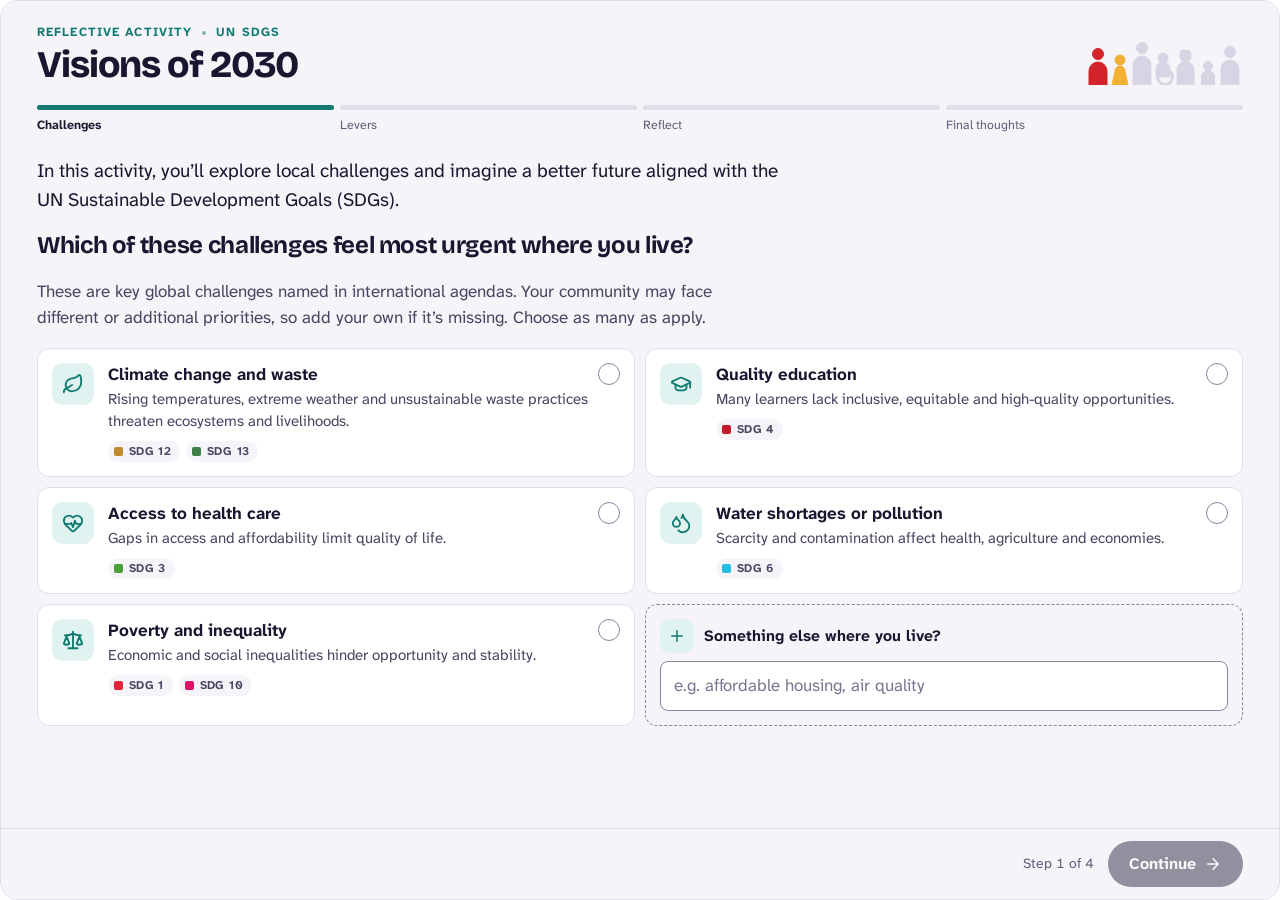
<file: index.html>
<!doctype html>
<html lang="en-GB">
<head>
  <meta charset="utf-8">
  <meta name="viewport" content="width=device-width, initial-scale=1">
  <title>Visions of 2030</title>
  <link rel="preload" href="assets/fonts/bricolage-grotesque-latin-opsz-normal.woff2" as="font" type="font/woff2" crossorigin>
  <link rel="preload" href="assets/fonts/atkinson-hyperlegible-next-latin-wght-normal.woff2" as="font" type="font/woff2" crossorigin>
  <link rel="stylesheet" href="assets/ich.css">
  <style>
    body { --accent: var(--teal); --accent-ink: var(--teal); --accent-tint: var(--teal-tint); }

    /* Step 1: challenge cards */
    .sdgs { display: flex; flex-wrap: wrap; gap: 6px; margin-top: 8px; }
    .sdg {
      display: inline-flex; align-items: center; gap: 6px;
      font-size: 0.74rem; font-weight: 700; letter-spacing: .03em; color: var(--ink-2);
      padding: 2px 9px 2px 6px; border-radius: 999px; background: var(--panel);
    }
    .sdg::before { content: ""; width: 9px; height: 9px; border-radius: 2px; background: var(--c); }
    .own {
      display: grid; gap: 8px; align-content: start;
      padding: 14px; border-radius: var(--radius); border: 1.5px dashed var(--line-strong); background: transparent;
    }
    .own .label { display: flex; gap: 10px; align-items: center; }
    .own .hint { margin-top: -2px; }

    /* Step 2: levers from systems to self */
    .levers { display: grid; gap: 18px; align-items: start; }
    @media (min-width: 640px) { .levers { grid-template-columns: 240px minmax(0, 1fr); gap: 28px; } }
    .rings { width: 100%; max-width: 240px; justify-self: center; aspect-ratio: 1; }
    .rings .ring { cursor: pointer; transition: fill .35s var(--ease); }
    .rings .ring-label { font: 700 10.5px/1 var(--font-body); letter-spacing: .04em; text-transform: uppercase; pointer-events: none; transition: fill .35s var(--ease); }
    .rings .sel { fill: none; stroke: var(--ink); stroke-width: 2.5; pointer-events: none; transition: r .35s var(--ease); }
    .rings-key { display: flex; justify-content: space-between; font-size: .75rem; color: var(--ink-3); max-width: 240px; margin: 6px auto 0; width: 100%; }
    .lever-tabs { display: flex; flex-wrap: wrap; gap: 6px; }
    .lever-tabs .chip { min-height: 36px; padding: 6px 12px; font-size: .88rem; }
    .lever-tabs .chip .pip { width: 8px; height: 8px; border-radius: 50%; background: var(--line-strong); }
    .lever-tabs .chip[data-rated="true"] .pip { background: var(--teal); }
    .lever-tabs .chip[aria-pressed="true"] .pip { background: #fff; }
    .lever-card { display: grid; gap: 12px; }
    .lever-card h3 { margin: 0; font-family: var(--font-display); font-size: 1.3rem; letter-spacing: -.01em; display: flex; gap: 12px; align-items: center; }
    .eg { display: grid; grid-template-columns: auto minmax(0, 1fr); gap: 10px; font-size: .94rem; color: var(--ink-2); padding: 12px 14px; background: var(--paper); border-radius: var(--radius); border: 1px solid var(--line); }
    .eg svg { width: 18px; height: 18px; color: var(--gold-ink); margin-top: 2px; }

    /* Step 3: writing */
    .focus-line { display: flex; flex-wrap: wrap; gap: 6px; align-items: center; font-size: .92rem; color: var(--ink-3); }
    .focus-line svg { width: 16px; height: 16px; color: var(--teal); }
    .deck {
      display: grid; grid-template-columns: minmax(0, 1fr) auto; gap: 12px 14px; align-items: start;
      padding: 16px 18px; border-radius: var(--radius); background: var(--ink); color: #fff;
    }
    .deck-text { display: grid; gap: 4px; }
    .deck-k { font-size: .74rem; font-weight: 700; letter-spacing: .09em; text-transform: uppercase; color: var(--gold); font-variant-numeric: tabular-nums; }
    .deck .q { font-family: var(--font-display); font-size: 1.12rem; font-weight: 600; line-height: 1.35; letter-spacing: -.005em; text-wrap: pretty; }
    .deck .deck-nav { display: flex; gap: 4px; }
    .deck .icon-btn { width: 40px; height: 40px; border-radius: 50%; border: 1.5px solid rgb(255 255 255 / .35); background: transparent; color: #fff; display: grid; place-items: center; cursor: pointer; }
    .deck .icon-btn:hover { border-color: #fff; }
    .deck .icon-btn svg { width: 18px; height: 18px; }
    .deck .add { grid-column: 1 / -1; justify-self: start; background: var(--gold); color: var(--ink); border: 0; }
    .deck .add:hover { background: #f6c35d; }

    /* Step 4: feelings, quote and summary */
    .feel-grid { display: flex; flex-wrap: wrap; gap: 8px; }
    .quote {
      margin: 0; padding: 20px 22px; border-radius: var(--radius);
      background: var(--teal); color: #fff; display: grid; gap: 10px;
    }
    .quote p { font-family: var(--font-display); font-size: clamp(1.1rem, .95rem + .7vw, 1.35rem); line-height: 1.35; letter-spacing: -.01em; font-weight: 500; text-wrap: pretty; }
    .quote footer { font-size: .9rem; opacity: .9; }
    .quote svg { width: 26px; height: 26px; color: var(--gold); }
  </style>
</head>
<body>
  <div class="app">
    <header class="app-head">
      <div>
        <p class="eyebrow"><span>Reflective activity</span><span class="dot" aria-hidden="true"></span><span>UN SDGs</span></p>
        <h1 class="app-title">Visions of 2030</h1>
      </div>
      <svg class="crowd" data-crowd aria-hidden="true"></svg>
      <nav class="progress" aria-label="Activity progress"><ol></ol></nav>
    </header>

    <main class="app-body">
      <!-- Step 1 -->
      <section class="step" data-step="challenges" data-label="Challenges" aria-labelledby="t1">
        <p class="lede">In this activity, you’ll explore local challenges and imagine a better future aligned with the UN Sustainable Development Goals (SDGs).</p>
        <h2 class="step-title" id="t1">Which of these challenges feel most urgent where you live?</h2>
        <p class="prose">These are key global challenges named in international agendas. Your community may face different or additional priorities, so add your own if it’s missing. Choose as many as apply.</p>
        <div class="choices cols-2" id="challengeList">
          <div class="own">
            <label class="label" for="ownChallenge"><span class="ico sm"><i data-icon="plus"></i></span>Something else where you live?</label>
            <input class="input" id="ownChallenge" type="text" maxlength="80" placeholder="e.g. affordable housing, air quality">
          </div>
        </div>
      </section>

      <!-- Step 2 -->
      <section class="step" data-step="levers" data-label="Levers" aria-labelledby="t2" hidden>
        <h2 class="step-title" id="t2">What drives progress, from systems to self?</h2>
        <p class="prose">The UN’s 2030 agenda relies on change at every level. Explore each lever and say how much influence you think you could have there.</p>
        <div class="levers">
          <div>
            <svg class="rings" id="rings" viewBox="0 0 240 240" aria-hidden="true"></svg>
            <div class="rings-key" aria-hidden="true"><span>Outer ring: systems</span><span>Centre: you</span></div>
          </div>
          <div class="lever-card">
            <div class="lever-tabs" id="leverTabs" role="group" aria-label="Choose a lever"></div>
            <div id="leverPanel" class="lever-card" aria-live="polite"></div>
          </div>
        </div>
      </section>

      <!-- Step 3 -->
      <section class="step" data-step="reflect" data-label="Reflect" aria-labelledby="t3" hidden>
        <h2 class="step-title" id="t3">Picture your part of the world in 2030</h2>
        <p class="focus-line" id="focusLine"></p>
        <div class="deck" id="deck">
          <div class="deck-text" aria-live="polite">
            <p class="deck-k" id="deckNum">Prompt 1 of 5</p>
            <p class="q" id="deckQ"></p>
          </div>
          <div class="deck-nav">
            <button class="icon-btn" type="button" id="deckPrev" aria-label="Previous prompt"><i data-icon="arrow-left"></i></button>
            <button class="icon-btn" type="button" id="deckNext" aria-label="Next prompt"><i data-icon="arrow-right"></i></button>
          </div>
          <button class="btn btn-sm add" type="button" id="deckAdd"><i data-icon="pen-line"></i><span>Add a sentence starter</span></button>
        </div>
        <div class="field">
          <label class="label" for="reflection">Your reflection</label>
          <textarea class="textarea" id="reflection" rows="8" placeholder="Write 150 to 300 words. Use the prompts above if you get stuck."></textarea>
          <div class="meter" id="meter"><div class="meter-track"><span class="meter-zone"></span><span class="meter-fill"></span></div><span class="meter-text"></span></div>
          <p class="status" id="saveStatus" role="status"></p>
        </div>
      </section>

      <!-- Step 4 -->
      <section class="step" data-step="close" data-label="Final thoughts" aria-labelledby="t4" hidden>
        <h2 class="step-title" id="t4">How do you feel after completing this activity?</h2>
        <div class="feel-grid" id="feelings" role="group" aria-label="How you feel"></div>
        <blockquote class="quote">
          <i data-icon="quote"></i>
          <p>Every one of us can make a contribution. And quite often we are looking for the big things and forget that, wherever we are, we can make a contribution.</p>
          <footer>Wangari Maathai, environmental activist and Nobel Peace Prize laureate</footer>
        </blockquote>
        <div class="sheet" id="sheet" role="group" aria-label="Your vision at a glance"></div>
        <div class="row">
          <button class="btn btn-accent" type="button" id="download"><i data-icon="download"></i><span>Download my reflection</span></button>
          <button class="btn btn-secondary" type="button" id="copy"><i data-icon="copy"></i><span>Copy text</span></button>
          <span class="status" id="outStatus" role="status"></span>
        </div>
        <div class="confirm" id="clearArea">
          <button class="btn btn-quiet btn-sm" type="button" id="clear">Clear my answers</button>
        </div>
      </section>
    </main>

    <footer class="app-foot">
      <button class="btn btn-quiet" type="button" data-nav="back"><i data-icon="arrow-left"></i><span>Back</span></button>
      <span class="spacer"></span>
      <span class="count" data-count></span>
      <button class="btn btn-primary" type="button" data-nav="next"><span>Continue</span></button>
      <p class="nudge" data-nudge role="status"></p>
    </footer>
  </div>

  <script src="assets/ich.js"></script>
  <script>
  (function () {
    var store = ICH.store("visions2030");

    var CHALLENGES = [
      { id: "climate", icon: "leaf", title: "Climate change and waste", text: "Rising temperatures, extreme weather and unsustainable waste practices threaten ecosystems and livelihoods.", sdgs: [[12, "#BF8B2E"], [13, "#3F7E44"]] },
      { id: "education", icon: "graduation-cap", title: "Quality education", text: "Many learners lack inclusive, equitable and high-quality opportunities.", sdgs: [[4, "#C5192D"]] },
      { id: "health", icon: "heart-pulse", title: "Access to health care", text: "Gaps in access and affordability limit quality of life.", sdgs: [[3, "#4C9F38"]] },
      { id: "water", icon: "droplets", title: "Water shortages or pollution", text: "Scarcity and contamination affect health, agriculture and economies.", sdgs: [[6, "#26BDE2"]] },
      { id: "poverty", icon: "scale", title: "Poverty and inequality", text: "Economic and social inequalities hinder opportunity and stability.", sdgs: [[1, "#E5243B"], [10, "#DD1367"]] }
    ];

    var LEVERS = [
      { id: "gov", short: "Government", name: "Local government action", icon: "landmark", text: "Budgets, regulation and public services can enable equitable and sustainable outcomes.", eg: "Respond to a local consultation, contact a councillor, or vote in local elections." },
      { id: "aware", short: "Awareness", name: "Public awareness", icon: "megaphone", text: "Information and participation help shift norms and inspire collective action.", eg: "Share reliable information, join a campaign, or open a conversation on your course." },
      { id: "edu", short: "Education", name: "Education policies", icon: "school", text: "Curriculum and campus practice embed sustainability thinking and leadership.", eg: "Give feedback on your modules, join a student panel, or choose a sustainability topic for an assignment." },
      { id: "comm", short: "Community", name: "Community behaviour", icon: "users", text: "Household choices and neighbourhood initiatives build habits that scale.", eg: "Join or start a local initiative, such as a repair café, litter pick or food-sharing scheme." },
      { id: "self", short: "You", name: "Personal lifestyle", icon: "user", text: "Energy, travel, food and consumption patterns add up across a population.", eg: "Pick one habit, such as how you travel or what you buy, and change it for a month." }
    ];
    var INFLUENCE = ["Not much", "Some", "A lot"];

    var PROMPTS = [
      { q: "What would achieving the UN SDGs look like in your part of the world?", s: "In 2030, where I live, " },
      { q: "Why does this goal matter to you?", s: "This matters to me because " },
      { q: "How do your background, values or experiences connect to it?", s: "My background and values connect to this through " },
      { q: "How does your field of study or future career intersect with the SDGs?", s: "In my field, " },
      { q: "What can you do, starting now, to support the SDGs in your daily life, studies or community?", s: "Starting now, I will " }
    ];

    var FEELINGS = [
      { id: "hopeful", icon: "sunrise", text: "More hopeful about reaching the SDGs" },
      { id: "aware", icon: "eye", text: "More aware of the barriers and actions" },
      { id: "inspired", icon: "sparkles", text: "Inspired to act in small or big ways" },
      { id: "concerned", icon: "circle-alert", text: "Concerned about the lack of progress" },
      { id: "learn", icon: "messages-square", text: "Keen to learn more and talk with others" }
    ];

    var state = Object.assign({ challenges: [], own: "", ratings: {}, text: "", feelings: [] }, store.get("state", {}));
    var lever = 0, prompt = 0;

    function save() { store.set("state", state); }

    // ---------- Step 1 ----------
    var list = document.getElementById("challengeList");
    list.insertAdjacentHTML("afterbegin", CHALLENGES.map(function (c) {
      return '<button type="button" class="choice" data-id="' + c.id + '" aria-pressed="false">' +
        '<span class="ico">' + ICH.icon(c.icon) + '</span>' +
        '<span class="c-title">' + c.title + '</span>' +
        '<span class="c-text">' + c.text +
        '<span class="sdgs">' + c.sdgs.map(function (s) { return '<span class="sdg" style="--c:' + s[1] + '">SDG ' + s[0] + '</span>'; }).join("") + '</span></span>' +
        '<span class="tick">' + ICH.icon("check") + '</span></button>';
    }).join(""));
    function paintChallenges() {
      list.querySelectorAll(".choice").forEach(function (b) {
        b.setAttribute("aria-pressed", state.challenges.indexOf(b.dataset.id) > -1 ? "true" : "false");
      });
    }
    list.addEventListener("click", function (e) {
      var b = e.target.closest(".choice"); if (!b) return;
      var i = state.challenges.indexOf(b.dataset.id);
      if (i > -1) state.challenges.splice(i, 1); else state.challenges.push(b.dataset.id);
      paintChallenges(); save(); flow.refresh();
    });
    var own = document.getElementById("ownChallenge");
    own.value = state.own;
    own.addEventListener("input", function () { state.own = own.value; save(); flow.refresh(); });

    function chosenNames() {
      var names = CHALLENGES.filter(function (c) { return state.challenges.indexOf(c.id) > -1; }).map(function (c) { return c.title; });
      if (state.own.trim()) names.push(state.own.trim());
      return names;
    }

    // ---------- Step 2 ----------
    var rings = document.getElementById("rings");
    var RADII = [118, 94, 70, 46, 22];
    var SHADES = { 0: ["#ffffff", "#f1eef6"], 1: ["#e1f3f0", "#e1f3f0"], 2: ["#8cc9bf", "#8cc9bf"], 3: ["#0f7a70", "#0f7a70"] };
    function drawRings() {
      var html = "";
      LEVERS.forEach(function (l, i) {
        var r = state.ratings[l.id];
        var fill = r ? SHADES[r][0] : SHADES[0][i % 2];
        html += '<circle class="ring" data-i="' + i + '" cx="120" cy="120" r="' + RADII[i] + '" fill="' + fill + '" stroke="#d9d4e3" stroke-width="1"/>';
      });
      LEVERS.forEach(function (l, i) {
        var fill = state.ratings[l.id] === 3 ? "#ffffff" : "#1c1530";
        if (i === 4) {
          html += '<text class="ring-label" x="120" y="123.8" text-anchor="middle" fill="' + fill + '">' + l.short + "</text>";
          return;
        }
        // Curve each label along the middle of its band.
        var m = (RADII[i] + RADII[i + 1]) / 2 - 3.75;
        html += '<path id="arc' + i + '" d="M ' + (120 - m) + " 120 A " + m + " " + m + " 0 0 1 " + (120 + m) + ' 120" fill="none"/>' +
          '<text class="ring-label" fill="' + fill + '"><textPath href="#arc' + i + '" startOffset="50%" text-anchor="middle">' + l.short + "</textPath></text>";
      });
      html += '<circle class="sel" cx="120" cy="120" r="' + (RADII[lever] - 1.25) + '"/>';
      if (lever < 4) html += '<circle class="sel" cx="120" cy="120" r="' + (RADII[lever + 1] + 1.25) + '"/>';
      rings.innerHTML = html;
    }
    rings.addEventListener("click", function (e) {
      var c = e.target.closest(".ring"); if (!c) return;
      showLever(+c.dataset.i);
    });
    var tabs = document.getElementById("leverTabs");
    tabs.innerHTML = LEVERS.map(function (l, i) {
      return '<button type="button" class="chip" data-i="' + i + '" aria-pressed="false"><span class="pip" aria-hidden="true"></span>' + l.short + "</button>";
    }).join("");
    tabs.addEventListener("click", function (e) { var b = e.target.closest(".chip"); if (b) showLever(+b.dataset.i); });

    var panel = document.getElementById("leverPanel");
    function showLever(i) {
      lever = i;
      var l = LEVERS[i];
      var r = state.ratings[l.id] || 0;
      tabs.querySelectorAll(".chip").forEach(function (b, k) {
        b.setAttribute("aria-pressed", k === i ? "true" : "false");
        b.dataset.rated = state.ratings[LEVERS[k].id] ? "true" : "false";
      });
      panel.innerHTML =
        '<p class="kicker">Lever ' + (i + 1) + " of 5</p>" +
        '<h3><span class="ico sm">' + ICH.icon(l.icon) + "</span>" + l.name + "</h3>" +
        '<p class="prose">' + l.text + "</p>" +
        '<p class="eg">' + ICH.icon("lightbulb") + "<span><strong>What this could look like for you:</strong> " + l.eg + "</span></p>" +
        '<fieldset class="seg"><legend>How much influence could you have here?</legend><div class="seg-opts">' +
        INFLUENCE.map(function (label, k) {
          return '<label><input type="radio" name="infl" value="' + (k + 1) + '"' + (r === k + 1 ? " checked" : "") + ">" + label + "</label>";
        }).join("") + "</div></fieldset>" +
        (i < LEVERS.length - 1 ? '<div><button type="button" class="btn btn-secondary btn-sm" id="nextLever"><span>Next lever: ' + LEVERS[i + 1].short + "</span>" + ICH.icon("arrow-right") + "</button></div>" : "");
      drawRings();
    }
    panel.addEventListener("change", function (e) {
      if (e.target.name !== "infl") return;
      state.ratings[LEVERS[lever].id] = +e.target.value;
      save(); drawRings();
      tabs.querySelectorAll(".chip")[lever].dataset.rated = "true";
    });
    panel.addEventListener("click", function (e) {
      if (e.target.closest("#nextLever")) {
        showLever(lever + 1);
        var first = panel.querySelector("input"); if (first) first.focus({ preventScroll: true });
      }
    });

    // ---------- Step 3 ----------
    var ta = document.getElementById("reflection");
    var meterEl = document.getElementById("meter");
    var saveStatus = document.getElementById("saveStatus");
    var saveTimer;
    ta.value = state.text;
    function updateMeter() { ICH.meter(meterEl, ICH.wordCount(ta.value), 150, 300); }
    ta.addEventListener("input", function () {
      state.text = ta.value; updateMeter();
      clearTimeout(saveTimer);
      saveTimer = setTimeout(function () { save(); saveStatus.textContent = "Saved in this browser"; }, 500);
    });
    function showPrompt() {
      document.getElementById("deckNum").textContent = "Prompt " + (prompt + 1) + " of " + PROMPTS.length;
      document.getElementById("deckQ").textContent = PROMPTS[prompt].q;
    }
    document.getElementById("deckPrev").addEventListener("click", function () { prompt = (prompt + PROMPTS.length - 1) % PROMPTS.length; showPrompt(); });
    document.getElementById("deckNext").addEventListener("click", function () { prompt = (prompt + 1) % PROMPTS.length; showPrompt(); });
    document.getElementById("deckAdd").addEventListener("click", function () {
      var s = PROMPTS[prompt].s;
      var v = ta.value.replace(/\s+$/, "");
      ta.value = v ? v + "\n\n" + s : s;
      ta.dispatchEvent(new Event("input"));
      ta.focus({ preventScroll: true });
      ta.setSelectionRange(ta.value.length, ta.value.length);
      ta.scrollTop = ta.scrollHeight;
    });

    // ---------- Step 4 ----------
    var feelEl = document.getElementById("feelings");
    feelEl.innerHTML = FEELINGS.map(function (f) {
      return '<button type="button" class="chip" data-id="' + f.id + '" aria-pressed="false">' + ICH.icon(f.icon) + "<span>" + f.text + "</span></button>";
    }).join("");
    function paintFeelings() {
      feelEl.querySelectorAll(".chip").forEach(function (b) { b.setAttribute("aria-pressed", state.feelings.indexOf(b.dataset.id) > -1 ? "true" : "false"); });
    }
    feelEl.addEventListener("click", function (e) {
      var b = e.target.closest(".chip"); if (!b) return;
      var i = state.feelings.indexOf(b.dataset.id);
      if (i > -1) state.feelings.splice(i, 1); else state.feelings.push(b.dataset.id);
      paintFeelings(); save(); renderSheet();
    });

    function influenceSummary() {
      var high = LEVERS.filter(function (l) { return state.ratings[l.id] === 3; }).map(function (l) { return l.name; });
      if (high.length) return high.join(", ");
      var some = LEVERS.filter(function (l) { return state.ratings[l.id] === 2; }).map(function (l) { return l.name; });
      return some.join(", ");
    }
    function feelingsText() {
      return FEELINGS.filter(function (f) { return state.feelings.indexOf(f.id) > -1; }).map(function (f) { return f.text; }).join("; ");
    }
    function item(k, v, empty) {
      return '<div class="sheet-item"><span class="sheet-k">' + k + '</span><span class="sheet-v' + (v ? "" : " empty") + '">' + ICH.esc(v || empty) + "</span></div>";
    }
    function renderSheet() {
      var words = ICH.wordCount(state.text);
      document.getElementById("sheet").innerHTML =
        "<h3>Your vision at a glance</h3>" +
        item("Challenges you chose", chosenNames().join(", "), "None chosen") +
        item("Where you feel you have most influence", influenceSummary(), "Not rated yet") +
        item("Your reflection", words ? words + " words written" : "", "Not written yet. Go back to step 3 to write it.") +
        item("How you feel", feelingsText(), "Choose any that apply above");
    }
    function exportText() {
      return "Visions of 2030: my reflection\n" + ICH.dateStamp() + "\n\n" +
        "Challenges I chose: " + (chosenNames().join(", ") || "none") + "\n" +
        "Where I feel I have most influence: " + (influenceSummary() || "not rated") + "\n\n" +
        "My reflection (" + ICH.wordCount(state.text) + " words):\n" + (state.text.trim() || "(not written)") + "\n\n" +
        "How I feel now: " + (feelingsText() || "not recorded") + "\n";
    }
    var outStatus = document.getElementById("outStatus");
    document.getElementById("download").addEventListener("click", function () {
      ICH.download("visions-2030-reflection.txt", exportText());
      outStatus.textContent = "Download started";
    });
    document.getElementById("copy").addEventListener("click", function () {
      ICH.copy(exportText()).then(function (ok) { outStatus.textContent = ok ? "Copied to clipboard" : "Copy did not work here. Use Download instead."; });
    });

    var clearArea = document.getElementById("clearArea");
    clearArea.addEventListener("click", function (e) {
      var id = e.target.closest("button") && e.target.closest("button").id;
      if (id === "clear") {
        clearArea.innerHTML = '<span>Clear everything you entered in this activity?</span>' +
          '<button class="btn btn-secondary btn-sm" type="button" id="clearYes">Yes, clear</button>' +
          '<button class="btn btn-quiet btn-sm" type="button" id="clearNo">Keep my answers</button>';
        document.getElementById("clearNo").focus();
      } else if (id === "clearYes") {
        state = { challenges: [], own: "", ratings: {}, text: "", feelings: [] };
        store.remove("state");
        own.value = ""; ta.value = "";
        paintChallenges(); paintFeelings(); updateMeter(); renderSheet();
        resetClear();
        ICH.announce("Your answers have been cleared");
        flow.go(0);
      } else if (id === "clearNo") {
        resetClear();
        document.getElementById("clear").focus();
      }
    });
    function resetClear() { clearArea.innerHTML = '<button class="btn btn-quiet btn-sm" type="button" id="clear">Clear my answers</button>'; }

    // ---------- Flow ----------
    var flow = ICH.flow({
      steps: {
        challenges: {
          ready: function () { return state.challenges.length || state.own.trim() ? true : "Choose at least one challenge, or add your own, to continue."; }
        },
        levers: { enter: function () { showLever(lever); } },
        reflect: {
          enter: function () {
            var n = chosenNames();
            document.getElementById("focusLine").innerHTML = n.length
              ? ICH.icon("map-pin") + "<span>Your focus:</span> " + n.map(function (x) { return '<span class="tag">' + ICH.esc(x) + "</span>"; }).join(" ")
              : "";
            updateMeter(); showPrompt();
          }
        },
        close: { enter: function () { renderSheet(); }, next: "Start again" }
      }
    });
    paintChallenges(); paintFeelings();
  })();
  </script>
</body>
</html>
</file>
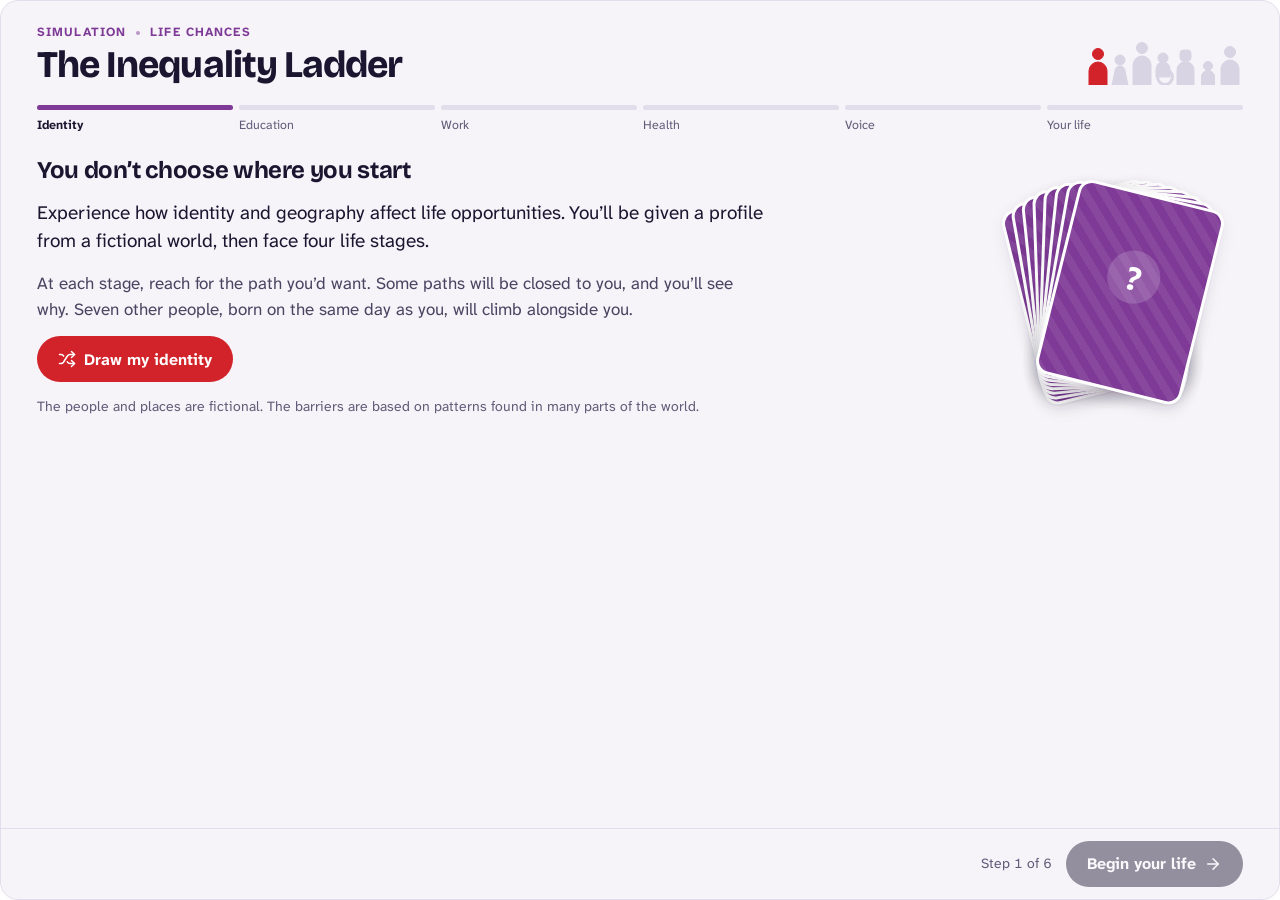
<file: page1/index.html>
<!doctype html>
<html lang="en-GB">
<head>
  <meta charset="utf-8">
  <meta name="viewport" content="width=device-width, initial-scale=1">
  <title>The Inequality Ladder</title>
  <link rel="preload" href="../assets/fonts/bricolage-grotesque-latin-opsz-normal.woff2" as="font" type="font/woff2" crossorigin>
  <link rel="preload" href="../assets/fonts/atkinson-hyperlegible-next-latin-wght-normal.woff2" as="font" type="font/woff2" crossorigin>
  <link rel="stylesheet" href="../assets/ich.css">
  <style>
    body { --accent: var(--plum); --accent-ink: var(--plum); --accent-tint: var(--plum-tint); }

    /* ---------- Identity draw ---------- */
    .draw { display: grid; gap: 22px; align-items: center; }
    @media (min-width: 680px) { .draw { grid-template-columns: minmax(0, 1fr) 260px; } }
    .draw-copy { display: grid; gap: 14px; align-content: start; }
    .table { position: relative; height: 230px; display: grid; place-items: center; }
    .deck { position: relative; width: 150px; height: 200px; }
    .card-back {
      position: absolute; inset: 0; border-radius: 14px;
      background:
        radial-gradient(circle at 50% 42%, rgb(255 255 255 / .16) 0 26px, transparent 27px),
        repeating-linear-gradient(45deg, rgb(255 255 255 / .07) 0 8px, transparent 8px 16px),
        var(--plum);
      border: 3px solid #fff; box-shadow: var(--shadow);
      transform: rotate(var(--r)) translateX(var(--x));
      transition: transform .5s var(--ease);
    }
    .card-back::after {
      content: "?"; position: absolute; left: 0; right: 0; top: 66px; text-align: center;
      font: 700 34px/1 var(--font-display); color: #fff;
    }
    .deck.shuffle .card-back { animation: shuffle .7s var(--ease) both; animation-delay: calc(var(--i) * 40ms); }
    @keyframes shuffle {
      0% { transform: rotate(var(--r)) translateX(var(--x)); }
      45% { transform: rotate(calc(var(--r) * -1.6)) translateX(calc(var(--x) * -2.2)) translateY(-8px); }
      100% { transform: rotate(0deg) translateX(0); }
    }

    .id-card {
      width: min(100%, 260px); border-radius: 16px; overflow: hidden; background: var(--paper);
      border: 1px solid var(--line); box-shadow: var(--shadow);
      animation: flip-in .55s var(--ease) both;
    }
    @keyframes flip-in { from { transform: perspective(700px) rotateY(80deg); opacity: 0; } to { transform: none; opacity: 1; } }
    .id-top { background: var(--plum-tint); display: grid; place-items: center; padding: 16px 0 0; }
    .id-top svg { width: 92px; height: 92px; display: block; }
    .id-body { padding: 14px 16px 16px; display: grid; gap: 8px; }
    .id-place { font-size: .74rem; font-weight: 700; letter-spacing: .09em; text-transform: uppercase; color: var(--plum); }
    .id-name { font-family: var(--font-display); font-weight: 700; font-size: 1.12rem; line-height: 1.2; letter-spacing: -.01em; }
    .tags { display: flex; flex-wrap: wrap; gap: 6px; }

    /* ---------- Life stages ---------- */
    .stage { display: grid; gap: 20px; align-items: start; }
    @media (min-width: 720px) { .stage { grid-template-columns: minmax(0, 1fr) 236px; gap: 28px; } }
    .stage-main { display: grid; gap: 14px; min-width: 0; }
    .who { display: flex; gap: 10px; align-items: center; font-size: .9rem; color: var(--ink-3); }
    .who svg { width: 28px; height: 28px; flex: none; }
    .stage-head { display: flex; gap: 14px; align-items: center; }

    .paths { display: grid; gap: 10px; }
    .path {
      appearance: none; width: 100%; text-align: left; cursor: pointer;
      display: grid; grid-template-columns: minmax(0, 1fr) auto; gap: 6px 12px; align-items: center;
      padding: 14px 16px; border-radius: var(--radius); border: 1.5px solid var(--line);
      background: var(--paper); color: var(--ink); font-weight: 700; line-height: 1.35;
      transition: border-color .2s var(--ease), box-shadow .2s var(--ease), background .2s var(--ease), opacity .2s var(--ease);
    }
    .path:hover { border-color: var(--line-strong); box-shadow: var(--shadow); }
    .path .state { display: inline-flex; align-items: center; gap: 6px; font-size: .78rem; font-weight: 700; letter-spacing: .04em; text-transform: uppercase; color: var(--ink-3); white-space: nowrap; }
    .path .state svg { width: 16px; height: 16px; }
    .path .why { grid-column: 1 / -1; font-weight: 400; font-size: .93rem; color: var(--ink-2); }
    .path[data-state="blocked"] {
      cursor: default; border-style: dashed; border-color: var(--line-strong);
      background: repeating-linear-gradient(-45deg, #faf9fc 0 10px, #f1eef6 10px 20px);
    }
    .path[data-state="blocked"] .state { color: var(--brand-ink); }
    .path[data-state="blocked"] .label-text { color: var(--ink-2); }
    .path[data-state="blocked"]:hover { box-shadow: none; }
    .path.nope { animation: nope .4s var(--ease); }
    @keyframes nope { 20%, 60% { transform: translateX(-5px); } 40%, 80% { transform: translateX(5px); } }
    .path[data-state="chosen"] { border-color: var(--ink); box-shadow: inset 0 0 0 1px var(--ink); }
    .path[data-state="chosen"] .state { color: var(--ink); }
    .path[data-state="passed"] { opacity: .55; cursor: default; }
    .path[data-state="passed"]:hover { box-shadow: none; border-color: var(--line); }

    .outcome { display: grid; gap: 8px; padding: 16px 18px; border-radius: var(--radius); background: var(--ink); color: #fff; }
    .outcome .o-head { display: flex; gap: 10px; align-items: center; font-family: var(--font-display); font-weight: 700; font-size: 1.08rem; }
    .outcome .o-head svg { width: 22px; height: 22px; flex: none; }
    .outcome p { color: rgb(255 255 255 / .88); }
    .outcome .impact { font-size: .93rem; color: #fff; }
    .outcome .impact b { color: var(--gold); font-weight: 700; }
    .lvl-3 { color: #7fd6c9; }
    .lvl-2 { color: var(--gold); }
    .lvl-1 { color: #ff9a9a; }
    .barrier-count { font-size: .9rem; color: var(--ink-3); display: flex; gap: 8px; align-items: center; }
    .barrier-count svg { width: 16px; height: 16px; color: var(--brand-ink); }

    /* ---------- The ladder ---------- */
    .ladder-wrap { display: grid; gap: 8px; justify-items: center; align-content: start; }
    @media (min-width: 720px) { .ladder-wrap { position: sticky; top: 16px; } }
    .ladder { width: 100%; max-width: 236px; height: auto; display: block; }
    @media (max-width: 719px) {
      .ladder-wrap { grid-template-columns: auto minmax(0, 1fr); justify-items: start; align-items: center; gap: 4px 14px; padding: 12px 14px; background: var(--paper); border: 1px solid var(--line); border-radius: var(--radius); }
      .ladder { width: 150px; }
      .ladder-wrap .ladder-cap { align-self: center; }
    }
    .ladder .tok { transition: transform 1s var(--ease); }
    .ladder .tok-you { transition-duration: .9s; }
    .ladder-cap { font-size: .85rem; color: var(--ink-3); text-align: center; max-width: 30ch; }
    @media (max-width: 719px) { .ladder-cap { text-align: left; } }
    .ladder-cap strong { color: var(--ink); }

    /* ---------- Summary ---------- */
    .result-hero { display: grid; gap: 16px; align-items: center; }
    @media (min-width: 640px) { .result-hero { grid-template-columns: auto minmax(0, 1fr); } }
    .rung-big { display: grid; place-items: center; width: 120px; height: 120px; border-radius: 50%; background: var(--plum); color: #fff; text-align: center; line-height: 1; }
    .rung-big b { font-family: var(--font-display); font-size: 2.6rem; font-weight: 750; display: block; }
    .rung-big span { font-size: .8rem; opacity: .9; }
    .race { display: grid; gap: 6px; margin: 0; padding: 0; list-style: none; }
    .race li { display: grid; grid-template-columns: minmax(0, 1fr) 120px 2.2em; gap: 10px; align-items: center; font-size: .92rem; }
    @media (max-width: 459px) { .race li { grid-template-columns: minmax(0, 1fr) 70px 2.2em; } }
    .race .nm { min-width: 0; color: var(--ink-2); }
    .race .bar { height: 10px; border-radius: 5px; background: var(--line); overflow: hidden; }
    .race .bar i { display: block; height: 100%; background: var(--line-strong); border-radius: 5px; }
    .race .sc { font-variant-numeric: tabular-nums; text-align: right; font-weight: 700; }
    .race li.me .nm { color: var(--ink); font-weight: 700; }
    .race li.me .bar i { background: var(--plum); }
    .lists { display: grid; gap: 14px; }
    @media (min-width: 640px) { .lists { grid-template-columns: repeat(2, minmax(0, 1fr)); } }
    .mini { margin: 0; padding: 0; list-style: none; display: grid; gap: 8px; }
    .mini li { display: grid; grid-template-columns: auto minmax(0, 1fr); gap: 10px; font-size: .93rem; color: var(--ink-2); }
    .mini li svg { width: 18px; height: 18px; margin-top: 2px; }
    .mini .lvl-3 { color: var(--teal); }
    .mini .lvl-2 { color: var(--gold-ink); }
    .mini .lvl-1 { color: var(--brand-ink); }
    .mini .k { display: block; font-size: .74rem; font-weight: 700; letter-spacing: .08em; text-transform: uppercase; color: var(--ink-3); }
    .card h3 { margin: 0 0 10px; font-family: var(--font-display); font-size: 1.05rem; letter-spacing: -.01em; }
  </style>
</head>
<body>
  <div class="app">
    <header class="app-head">
      <div>
        <p class="eyebrow"><span>Simulation</span><span class="dot" aria-hidden="true"></span><span>Life chances</span></p>
        <h1 class="app-title">The Inequality Ladder</h1>
      </div>
      <svg class="crowd" data-crowd aria-hidden="true"></svg>
      <nav class="progress" aria-label="Activity progress"><ol></ol></nav>
    </header>

    <main class="app-body">
      <section class="step" data-step="identity" data-label="Identity" aria-labelledby="t0">
        <div class="draw">
          <div class="draw-copy">
            <h2 class="step-title" id="t0">You don’t choose where you start</h2>
            <p class="lede">Experience how identity and geography affect life opportunities. You’ll be given a profile from a fictional world, then face four life stages.</p>
            <p class="prose">At each stage, reach for the path you’d want. Some paths will be closed to you, and you’ll see why. Seven other people, born on the same day as you, will climb alongside you.</p>
            <div class="row" id="drawRow">
              <button class="btn btn-accent" type="button" id="drawBtn"><i data-icon="shuffle"></i><span>Draw my identity</span></button>
            </div>
            <p class="small muted">The people and places are fictional. The barriers are based on patterns found in many parts of the world.</p>
          </div>
          <div class="table" id="table" aria-live="polite">
            <div class="deck" id="deck" aria-hidden="true"></div>
          </div>
        </div>
      </section>

      <section class="step" data-step="edu" data-label="Education" hidden></section>
      <section class="step" data-step="work" data-label="Work" hidden></section>
      <section class="step" data-step="health" data-label="Health" hidden></section>
      <section class="step" data-step="voice" data-label="Voice" hidden></section>

      <section class="step" data-step="summary" data-label="Your life" aria-labelledby="t5" hidden>
        <h2 class="step-title" id="t5">Your life summary</h2>
        <div class="result-hero">
          <div class="rung-big" aria-hidden="true"><div><b id="bigScore">0</b><span>of 12 rungs</span></div></div>
          <div class="stack">
            <p class="lede" id="bandText"></p>
            <p class="prose" id="identityLine"></p>
          </div>
        </div>
        <div class="card">
          <h3>Everyone born on the same day</h3>
          <ol class="race" id="race"></ol>
          <p class="small muted" style="margin-top:10px">Scores show where each person ended up when they took the best path open to them.</p>
        </div>
        <div class="lists">
          <div class="card"><h3>What shaped your life</h3><ul class="mini" id="impacts"></ul></div>
          <div class="card"><h3>Barriers you met</h3><ul class="mini" id="barriers"></ul></div>
        </div>
        <div class="field">
          <label class="label" for="reflect">Equality gives everyone the same ladder. Equity asks what each person needs to climb it. For this person, which barrier would you remove first, and who has the power to remove it?</label>
          <textarea class="textarea" id="reflect" rows="4" placeholder="Write a few sentences (optional)"></textarea>
        </div>
        <div class="row">
          <button class="btn btn-secondary btn-sm" type="button" id="download"><i data-icon="download"></i><span>Download summary</span></button>
          <button class="btn btn-quiet btn-sm" type="button" id="copy"><i data-icon="copy"></i><span>Copy</span></button>
          <span class="status" id="outStatus" role="status"></span>
        </div>
      </section>
    </main>

    <footer class="app-foot">
      <button class="btn btn-quiet" type="button" data-nav="back"><i data-icon="arrow-left"></i><span>Back</span></button>
      <span class="spacer"></span>
      <span class="count" data-count></span>
      <button class="btn btn-primary" type="button" data-nav="next"><span>Continue</span></button>
      <p class="nudge" data-nudge role="status"></p>
    </footer>
  </div>

  <script src="../assets/ich.js"></script>
  <script>
  (function () {
    // ---------- Content ----------
    var STAGES = [
      { id: "edu", title: "Education opportunity", icon: "graduation-cap", question: "What kind of education access do you have?",
        options: [
          { score: 3, label: "I attend a well-funded public school", outcome: "You benefit from inclusive policies and equitable funding. Your path to higher education is supported and encouraged.", impact: "High academic potential fulfilled." },
          { score: 2, label: "I walk 5 km to a basic community school", outcome: "You face daily obstacles but have strong community support. You might succeed, but it’s an uphill battle without systemic support.", impact: "Limited academic access delays success." },
          { score: 1, label: "I am not allowed to attend school", outcome: "Discrimination or exclusionary rules deny your right to education. Your life chances are limited from the start.", impact: "Lost access to basic education and future skills." }
        ] },
      { id: "work", title: "Economic opportunity", icon: "briefcase", question: "How do you experience access to employment?",
        options: [
          { score: 3, label: "I can freely choose and pursue a career path", outcome: "Equal pay laws and anti-discrimination protections support your career goals.", impact: "Able to build a stable and respected career." },
          { score: 2, label: "I work in informal sectors with limited rights", outcome: "You earn an income, but without contracts, healthcare or retirement support.", impact: "Economic insecurity and long-term instability." },
          { score: 1, label: "I face consistent bias and unemployment", outcome: "Because of systemic bias or migration status, job offers are rare and often exploitative.", impact: "Chronic underemployment limits your livelihood." }
        ] },
      { id: "health", title: "Health equity", icon: "stethoscope", question: "How accessible is healthcare for you?",
        options: [
          { score: 3, label: "I access public healthcare services easily", outcome: "You receive timely treatment and preventive care as a right.", impact: "Healthy life expectancy with minimal health risks." },
          { score: 2, label: "I rely on overcrowded clinics or travel far", outcome: "Limited infrastructure affects the quality and timeliness of the care you receive.", impact: "Delayed treatment worsens common conditions." },
          { score: 1, label: "I cannot afford or reach health services", outcome: "Health problems go untreated because of cost or discrimination, deepening inequality.", impact: "Unaddressed illnesses limit quality of life." }
        ] },
      { id: "voice", title: "Political voice and representation", icon: "vote", question: "Do you feel represented and heard in politics?",
        options: [
          { score: 3, label: "I vote and engage in activism freely", outcome: "Your voice shapes policies, and you feel a sense of agency.", impact: "You influence your community’s future." },
          { score: 2, label: "I vote, but rarely see leaders like me", outcome: "You engage, but feel underrepresented and disillusioned.", impact: "Limited impact causes civic disengagement." },
          { score: 1, label: "I am not allowed or afraid to speak up", outcome: "Political suppression or marginalisation silences your perspective.", impact: "Systemic silence reinforces injustice." }
        ] }
    ];

    // For each person: the best path open at each stage, and why better paths are closed.
    var PEOPLE = [
      { id: "mardania", name: "Girl from rural Mardania, lower caste background", place: "Mardania", tags: ["Rural", "Lower caste", "Girl"], colour: "#f2b134", fig: "child",
        edu: { 3: "Mardania funds schools through local taxes, so rural districts like yours get the least. There is no well-funded school within reach." },
        work: { 3: "Employers still screen applicants by family name, which reveals caste, and there are few formal jobs in rural areas." },
        health: { 3: "The nearest public hospital is a day’s travel away, and the local clinic charges fees your family struggles to pay." },
        voice: { 3: "Village councils are run by dominant-caste elders, and women from your community who speak up face reprisals.", 2: "Your name was left off the electoral roll, and no one at the registration office would help you correct it." } },
      { id: "xirelia", name: "Disabled refugee woman from Xirelia", place: "Xirelia", tags: ["Refugee", "Disabled", "Woman"], colour: "#3557c9", fig: "wheel",
        edu: { 3: "You fled Xirelia as a child. The settlement school is an overcrowded classroom with no step-free access." },
        work: { 3: "Refugees in your host country are barred from most professions.", 2: "The informal work nearby is heavy manual labour, and no employer will make adjustments for your disability." },
        health: { 3: "Public healthcare is reserved for citizens. You rely on a charity clinic that is often full." },
        voice: { 3: "Without citizenship you cannot vote or stand for office in your host country.", 2: "Refugees are excluded from every election, so you have no vote at all." } },
      { id: "lanovar", name: "Indigenous boy from Lanovar", place: "Lanovar", tags: ["Indigenous", "Remote region", "Boy"], colour: "#0f7a70", fig: "child",
        edu: { 3: "Well-funded schools are in the cities, and lessons are taught only in the national language, not your own." },
        work: { 3: "Your community’s land rights are not recognised, and city employers rarely hire people from your region." },
        health: { 3: "Health services are concentrated in the cities. Your nearest clinic is a long boat journey away." },
        voice: { 3: "Indigenous people hold no seats in Lanovar’s parliament, and protests over land have been broken up by police." } },
      { id: "norfax", name: "Young Black woman from urban Norfax", place: "Norfax", tags: ["Black", "Woman", "City"], colour: "#7e3a96", fig: "adult",
        edu: {},
        work: { 3: "Applicants with names like yours get far fewer interview offers for the same CV, and women are paid less than men for the same role." },
        health: { 3: "Services in your part of the city are overstretched, and clinicians often underestimate Black women’s pain, so your concerns are dismissed." },
        voice: {} },
      { id: "eldoria", name: "Male university student from Eldoria", place: "Eldoria", tags: ["Man", "University student", "Majority group"], colour: "#d2232a", fig: "tall",
        edu: {}, work: {}, health: {}, voice: {} },
      { id: "viremont", name: "Transgender youth from Viremont", place: "Viremont", tags: ["Transgender", "Young person"], colour: "#e9879b", fig: "adult",
        edu: { 3: "Your school refused to use your name, and the bullying pushed you to transfer to a small community school further away." },
        work: { 3: "Your ID documents don’t match who you are, and employers in Viremont can legally refuse to hire you." },
        health: { 3: "The public waiting list for the care you need is several years long, and some doctors refuse to treat you.", 2: "The only clinic that will see you is in another city and charges fees you cannot afford." },
        voice: { 3: "New laws restrict public discussion of trans identities, so activism carries legal risk." } },
      { id: "selvaria", name: "Afro-Caribbean girl from Selvaria", place: "Selvaria", tags: ["Afro-Caribbean", "Girl", "Low-income area"], colour: "#3f8f3a", fig: "child",
        edu: { 3: "Schools in Selvaria are funded by local property taxes, so the school in your neighbourhood has outdated books and too few teachers." },
        work: { 3: "Careers advisers steered you away from university, and most jobs in your area are short-term contracts." },
        health: {},
        voice: { 3: "You can vote, but few politicians campaign in your neighbourhood and almost none share your background." } },
      { id: "zorania", name: "Boy from a nomadic community in Zorania", place: "Zorania", tags: ["Nomadic community", "Boy", "No fixed address"], colour: "#1c1530", fig: "child",
        edu: { 3: "Schools in Zorania require a fixed home address to enrol, and your family moves with the seasons.", 2: "Even the community school will not register pupils who leave for part of the year." },
        work: { 3: "Without school qualifications or a fixed address, formal employers will not consider you." },
        health: { 3: "Clinics register patients by home address, so you can only use mobile clinics that rarely visit." },
        voice: { 3: "You need a permanent address to register to vote in Zorania.", 2: "With no address you cannot register, so you have no vote." } }
    ];

    function bestFor(person, stageId) {
      var blocked = person[stageId] || {};
      return blocked[3] ? (blocked[2] ? 1 : 2) : 3;
    }
    function totalFor(person) {
      return STAGES.reduce(function (sum, s) { return sum + bestFor(person, s.id); }, 0);
    }

    // ---------- Figures (same visual language as the header crowd) ----------
    function figure(kind, colour) {
      var c = colour;
      var shapes = {
        child: '<circle cx="50" cy="40" r="11" fill="' + c + '"/><path d="M34 92v-22a16 16 0 0 1 32 0v22z" fill="' + c + '"/>',
        adult: '<circle cx="50" cy="28" r="12" fill="' + c + '"/><path d="M30 92v-34a20 20 0 0 1 40 0v34z" fill="' + c + '"/>',
        tall: '<circle cx="50" cy="20" r="12" fill="' + c + '"/><path d="M30 92v-42a20 20 0 0 1 40 0v42z" fill="' + c + '"/>',
        wheel: '<circle cx="46" cy="30" r="11" fill="' + c + '"/><path d="M30 70v-14a16 16 0 0 1 32 0v14z" fill="' + c + '"/><circle cx="50" cy="74" r="15" fill="none" stroke="' + c + '" stroke-width="5"/><path d="M62 70h12v18" fill="none" stroke="' + c + '" stroke-width="5" stroke-linecap="round"/>'
      };
      return '<svg viewBox="0 0 100 96" aria-hidden="true">' + shapes[kind] + "</svg>";
    }

    // ---------- State ----------
    var me = null, lastId = null;
    var picks = {};      // stageId -> chosen score
    var tried = {};      // stageId -> { score: true } for blocked paths the learner reached for
    var others = [];     // the seven other people in lane order
    var store = ICH.store("page1");

    // ---------- Deck ----------
    var deck = document.getElementById("deck");
    var table = document.getElementById("table");
    function renderDeck() {
      var html = "";
      for (var i = 0; i < 8; i++) {
        var r = (i - 3.5) * 4, x = (i - 3.5) * 5;
        html += '<div class="card-back" style="--r:' + r + "deg;--x:" + x + "px;--i:" + i + '"></div>';
      }
      deck.innerHTML = html;
    }
    function showIdentity() {
      table.innerHTML =
        '<div class="id-card"><div class="id-top">' + figure(me.fig, me.colour) + '</div><div class="id-body">' +
        '<span class="id-place">From ' + me.place + "</span>" +
        '<span class="id-name">' + me.name + "</span>" +
        '<span class="tags">' + me.tags.map(function (t) { return '<span class="tag">' + t + "</span>"; }).join("") + "</span>" +
        "</div></div>";
      document.getElementById("drawRow").innerHTML =
        '<p class="callout">' + ICH.icon("info") + "<span>This is who you are for the rest of the activity. Choose <strong>Begin your life</strong> to start.</span></p>";
      ICH.announce("Your identity: " + me.name);
      reveal(table.querySelector(".id-card"));
    }
    function draw() {
      var pool = PEOPLE.filter(function (p) { return p.id !== lastId; });
      me = pool[Math.floor(Math.random() * pool.length)];
      lastId = me.id;
      others = PEOPLE.filter(function (p) { return p !== me; });
      var reduce = window.matchMedia && window.matchMedia("(prefers-reduced-motion: reduce)").matches;
      document.getElementById("drawBtn").disabled = true;
      if (reduce) { showIdentity(); flow.refresh(); return; }
      deck.classList.add("shuffle");
      setTimeout(function () { showIdentity(); flow.refresh(); }, 820);
    }
    document.getElementById("drawBtn").addEventListener("click", draw);

    // ---------- Ladder (eight lanes, twelve rungs) ----------
    var RUNG = 14, BASE = 186, TOP = BASE - 12 * RUNG;
    function laneX(i) { return 22 + i * 27; }
    function ladderSVG() {
      var s = '<svg class="ladder" viewBox="0 0 236 212" role="img" aria-label="Ladder showing how far you and seven others have climbed">';
      for (var i = 0; i < 8; i++) {
        var x = laneX(i), mine = i === 0;
        var rail = mine ? "#7e3a96" : "#d9d4e3";
        s += '<line x1="' + (x - 8) + '" y1="' + (TOP - 6) + '" x2="' + (x - 8) + '" y2="' + (BASE + 6) + '" stroke="' + rail + '" stroke-width="2"/>';
        s += '<line x1="' + (x + 8) + '" y1="' + (TOP - 6) + '" x2="' + (x + 8) + '" y2="' + (BASE + 6) + '" stroke="' + rail + '" stroke-width="2"/>';
        for (var k = 1; k <= 12; k++) {
          s += '<line x1="' + (x - 8) + '" y1="' + (BASE - k * RUNG) + '" x2="' + (x + 8) + '" y2="' + (BASE - k * RUNG) + '" stroke="' + rail + '" stroke-width="' + (mine ? 1.6 : 1.2) + '"/>';
        }
      }
      for (var j = 7; j >= 0; j--) {
        var cx = laneX(j);
        if (j === 0) {
          s += '<g class="tok tok-you" data-lane="0"><circle cx="' + cx + '" cy="' + BASE + '" r="8" fill="#7e3a96" stroke="#fff" stroke-width="2.5"/></g>';
        } else {
          s += '<g class="tok" data-lane="' + j + '"><circle cx="' + cx + '" cy="' + BASE + '" r="6" fill="#8a84a0" stroke="#fff" stroke-width="2"/></g>';
        }
      }
      s += '<text x="' + laneX(0) + '" y="207" text-anchor="middle" font-size="10" font-weight="700" fill="#7e3a96" font-family="Atkinson Hyperlegible Next, Verdana, sans-serif">YOU</text>';
      s += "</svg>";
      return s;
    }
    function climbed(person, uptoIndex) {
      var sum = 0;
      for (var i = 0; i <= uptoIndex; i++) sum += bestFor(person, STAGES[i].id);
      return sum;
    }
    function myClimb(uptoIndex) {
      var sum = 0;
      for (var i = 0; i <= uptoIndex; i++) sum += picks[STAGES[i].id] || 0;
      return sum;
    }
    function setLadder(wrap, stageIndex, includeCurrent) {
      var svg = wrap.querySelector(".ladder");
      var upto = includeCurrent ? stageIndex : stageIndex - 1;
      var mine = myClimb(upto);
      svg.querySelectorAll(".tok").forEach(function (g) {
        var lane = +g.dataset.lane;
        var h = lane === 0 ? mine : (upto >= 0 ? climbed(others[lane - 1], upto) : 0);
        g.style.transform = "translateY(" + (-h * RUNG) + "px)";
      });
      var cap = wrap.querySelector(".ladder-cap");
      var maxOther = 0;
      others.forEach(function (o) { maxOther = Math.max(maxOther, upto >= 0 ? climbed(o, upto) : 0); });
      cap.innerHTML = upto < 0
        ? "You and seven others born on the same day. <strong>Everyone starts on the bottom rung.</strong>"
        : "You are on rung <strong>" + mine + "</strong>. The highest climber so far is on rung <strong>" + maxOther + "</strong>.";
    }

    // ---------- Stage steps ----------
    // Scroll inside the frame only (never the Rise page) so `el` sits above the action bar,
    // without pushing `keepTop` above the top edge.
    function reveal(el, keepTop) {
      var foot = document.querySelector(".app-foot");
      if (!el || !foot) return;
      var delta = el.getBoundingClientRect().bottom - foot.getBoundingClientRect().top + 12;
      if (keepTop) delta = Math.min(delta, keepTop.getBoundingClientRect().top - 12);
      if (delta <= 0) return;
      var reduce = window.matchMedia && window.matchMedia("(prefers-reduced-motion: reduce)").matches;
      try { window.scrollBy({ top: delta, behavior: reduce ? "auto" : "smooth" }); } catch (err) { window.scrollBy(0, delta); }
    }

    function stageIcon(score) {
      return score === 3 ? ICH.icon("circle-check", { cls: "lvl-3" }) : score === 2 ? ICH.icon("circle-alert", { cls: "lvl-2" }) : ICH.icon("circle-x", { cls: "lvl-1" });
    }
    function renderStage(index) {
      var st = STAGES[index];
      var sec = document.querySelector('.step[data-step="' + st.id + '"]');
      var blocked = me[st.id] || {};
      var chosen = picks[st.id];
      var html =
        '<div class="stage"><div class="stage-main">' +
        '<p class="who">' + figure(me.fig, me.colour) + "<span>" + me.name + "</span></p>" +
        '<div class="stage-head"><span class="ico">' + ICH.icon(st.icon) + '</span><h2 class="step-title" id="t-' + st.id + '">' + st.title + "</h2></div>" +
        '<p class="lede">' + st.question + "</p>" +
        (chosen ? "" : '<p class="prose">Choose the path you’d want. It might not be open to you.</p>') +
        '<div class="paths" role="group" aria-labelledby="t-' + st.id + '">';
      st.options.forEach(function (o) {
        var isBlocked = !!blocked[o.score] && (tried[st.id] || {})[o.score];
        var state = chosen ? (chosen === o.score ? "chosen" : (isBlocked ? "blocked" : "passed")) : (isBlocked ? "blocked" : "open");
        var badge = state === "blocked" ? ICH.icon("lock") + "Closed to you" : state === "chosen" ? ICH.icon("check") + "Your path" : "";
        html += '<button type="button" class="path" data-score="' + o.score + '" data-state="' + state + '"' +
          (state === "blocked" || state === "passed" || state === "chosen" ? ' aria-disabled="true"' : "") + ">" +
          '<span class="label-text">' + o.label + '</span><span class="state">' + badge + "</span>" +
          (state === "blocked" ? '<span class="why">' + blocked[o.score] + "</span>" : "") +
          "</button>";
      });
      html += "</div>";
      if (chosen) {
        var opt = st.options.filter(function (o) { return o.score === chosen; })[0];
        var nBlocked = Object.keys(blocked).length;
        html += '<div class="outcome" role="status"><p class="o-head">' + stageIcon(chosen) + "<span>" + opt.label + "</span></p><p>" + opt.outcome + '</p><p class="impact"><b>Impact:</b> ' + opt.impact + "</p></div>";
        html += '<p class="barrier-count">' + (nBlocked ? ICH.icon("lock") + "<span>" + nBlocked + (nBlocked === 1 ? " path was" : " paths were") + " closed to you at this stage.</span>" : ICH.icon("lock-open") + "<span>No barriers stood in your way at this stage.</span>") + "</p>";
      }
      html += '</div><div class="ladder-wrap">' + ladderSVG() + '<p class="ladder-cap"></p></div></div>';
      sec.innerHTML = html;
      sec.setAttribute("aria-labelledby", "t-" + st.id);
      var wrap = sec.querySelector(".ladder-wrap");
      // Draw at the previous height first, then animate up once a path is chosen.
      setLadder(wrap, index, false);
      if (chosen) requestAnimationFrame(function () { requestAnimationFrame(function () { setLadder(wrap, index, true); }); });
    }

    document.querySelector(".app-body").addEventListener("click", function (e) {
      var b = e.target.closest(".path");
      if (!b) return;
      var sec = b.closest(".step");
      var index = STAGES.map(function (s) { return s.id; }).indexOf(sec.dataset.step);
      var st = STAGES[index];
      if (picks[st.id] || b.dataset.state !== "open") return;
      var score = +b.dataset.score;
      var reason = (me[st.id] || {})[score];
      if (reason) {
        tried[st.id] = tried[st.id] || {};
        tried[st.id][score] = true;
        renderStage(index);
        var again = sec.querySelector('.path[data-score="' + score + '"]');
        again.classList.add("nope");
        again.focus({ preventScroll: true });
        ICH.announce("Closed to you. " + reason);
        return;
      }
      picks[st.id] = score;
      // Record the closed paths above the one taken, so the summary lists every barrier.
      tried[st.id] = tried[st.id] || {};
      Object.keys(me[st.id] || {}).forEach(function (k) { tried[st.id][k] = true; });
      renderStage(index);
      var out = sec.querySelector(".outcome");
      if (out) ICH.announce(out.textContent);
      var chosenBtn = sec.querySelector('.path[data-state="chosen"]');
      if (chosenBtn) chosenBtn.focus({ preventScroll: true });
      flow.refresh();
      // On narrow screens the ladder sits under the outcome, so show both climbing together.
      var lad = sec.querySelector(".ladder-wrap");
      var stacked = lad && out && lad.getBoundingClientRect().top > out.getBoundingClientRect().top;
      reveal(stacked ? lad : (sec.querySelector(".barrier-count") || out), out);
    });

    // ---------- Summary ----------
    var BANDS = [
      { min: 11, text: "You had access to opportunities that placed you ahead of most people in the world. You lived a secure, respected and empowered life." },
      { min: 7, text: "Your journey was average. You had some opportunities, but also faced barriers that stopped you from fully thriving." },
      { min: 0, text: "Inequity held you back. In a more just world, your talents could have made you a renowned scientist, artist or leader." }
    ];
    function myTotal() { return STAGES.reduce(function (s, st) { return s + (picks[st.id] || 0); }, 0); }
    function renderSummary() {
      var total = myTotal();
      document.getElementById("bigScore").textContent = total;
      document.getElementById("bandText").textContent = BANDS.filter(function (b) { return total >= b.min; })[0].text;
      document.getElementById("identityLine").innerHTML = "You were a <strong>" + me.name.charAt(0).toLowerCase() + me.name.slice(1) + "</strong>. Everyone in this activity had the same kinds of choices. What differed was which paths were open to them.";
      var rows = PEOPLE.map(function (p) { return { p: p, score: p === me ? total : totalFor(p) }; })
        .sort(function (a, b) { return b.score - a.score; });
      document.getElementById("race").innerHTML = rows.map(function (r) {
        var mine = r.p === me;
        return '<li class="' + (mine ? "me" : "") + '"><span class="nm">' + (mine ? "You: " : "") + r.p.name + '</span><span class="bar" aria-hidden="true"><i style="width:' + (r.score / 12 * 100) + '%"></i></span><span class="sc">' + r.score + '<span class="sr-only"> of 12</span></span></li>';
      }).join("");
      document.getElementById("impacts").innerHTML = STAGES.map(function (st) {
        var o = st.options.filter(function (x) { return x.score === picks[st.id]; })[0];
        return "<li>" + stageIcon(o.score) + '<span><span class="k">' + st.title + "</span>" + o.impact + "</span></li>";
      }).join("");
      var list = [];
      STAGES.forEach(function (st) {
        Object.keys(me[st.id] || {}).sort().reverse().forEach(function (k) {
          list.push("<li>" + ICH.icon("lock", { cls: "lvl-1" }) + '<span><span class="k">' + st.title + "</span>" + me[st.id][k] + "</span></li>");
        });
      });
      document.getElementById("barriers").innerHTML = list.length ? list.join("") : "<li>" + ICH.icon("lock-open") + "<span>None. Every path you reached for was open. Look at the list above: that was not true for most people.</span></li>";
      var ta = document.getElementById("reflect");
      ta.value = store.get("reflect:" + me.id, "");
    }
    document.getElementById("reflect").addEventListener("input", function (e) {
      if (me) store.set("reflect:" + me.id, e.target.value);
    });
    function exportText() {
      var lines = ["The Inequality Ladder: my life summary", ICH.dateStamp(), "", "Identity: " + me.name, "Rungs climbed: " + myTotal() + " of 12", ""];
      STAGES.forEach(function (st) {
        var o = st.options.filter(function (x) { return x.score === picks[st.id]; })[0];
        lines.push(st.title + ": " + o.label + ". " + o.impact);
        Object.keys(me[st.id] || {}).forEach(function (k) { lines.push("  Closed to me: " + me[st.id][k]); });
      });
      lines.push("", "My reflection:", document.getElementById("reflect").value.trim() || "(not written)");
      return lines.join("\n") + "\n";
    }
    var outStatus = document.getElementById("outStatus");
    document.getElementById("download").addEventListener("click", function () { ICH.download("inequality-ladder-summary.txt", exportText()); outStatus.textContent = "Download started"; });
    document.getElementById("copy").addEventListener("click", function () { ICH.copy(exportText()).then(function (ok) { outStatus.textContent = ok ? "Copied to clipboard" : "Copy did not work here. Use Download instead."; }); });

    // ---------- Flow ----------
    function stageHooks(i) {
      return {
        enter: function () { renderStage(i); },
        ready: function () { return picks[STAGES[i].id] ? true : "Choose a path that is open to you to continue."; },
        next: i === STAGES.length - 1 ? "See your life summary" : "Next life stage"
      };
    }
    var flow = ICH.flow({
      steps: {
        identity: {
          ready: function () { return me ? true : "Draw your identity to begin."; },
          next: "Begin your life"
        },
        edu: stageHooks(0), work: stageHooks(1), health: stageHooks(2), voice: stageHooks(3),
        summary: { enter: renderSummary, next: "Try another identity" }
      },
      onRestart: function () {
        me = null; picks = {}; tried = {};
        table.innerHTML = '<div class="deck" id="deck" aria-hidden="true"></div>';
        deck = document.getElementById("deck");
        renderDeck();
        document.getElementById("drawRow").innerHTML = '<button class="btn btn-accent" type="button" id="drawBtn">' + ICH.icon("shuffle") + "<span>Draw my identity</span></button>";
        document.getElementById("drawBtn").addEventListener("click", draw);
      }
    });
    renderDeck();
  })();
  </script>
</body>
</html>
</file>
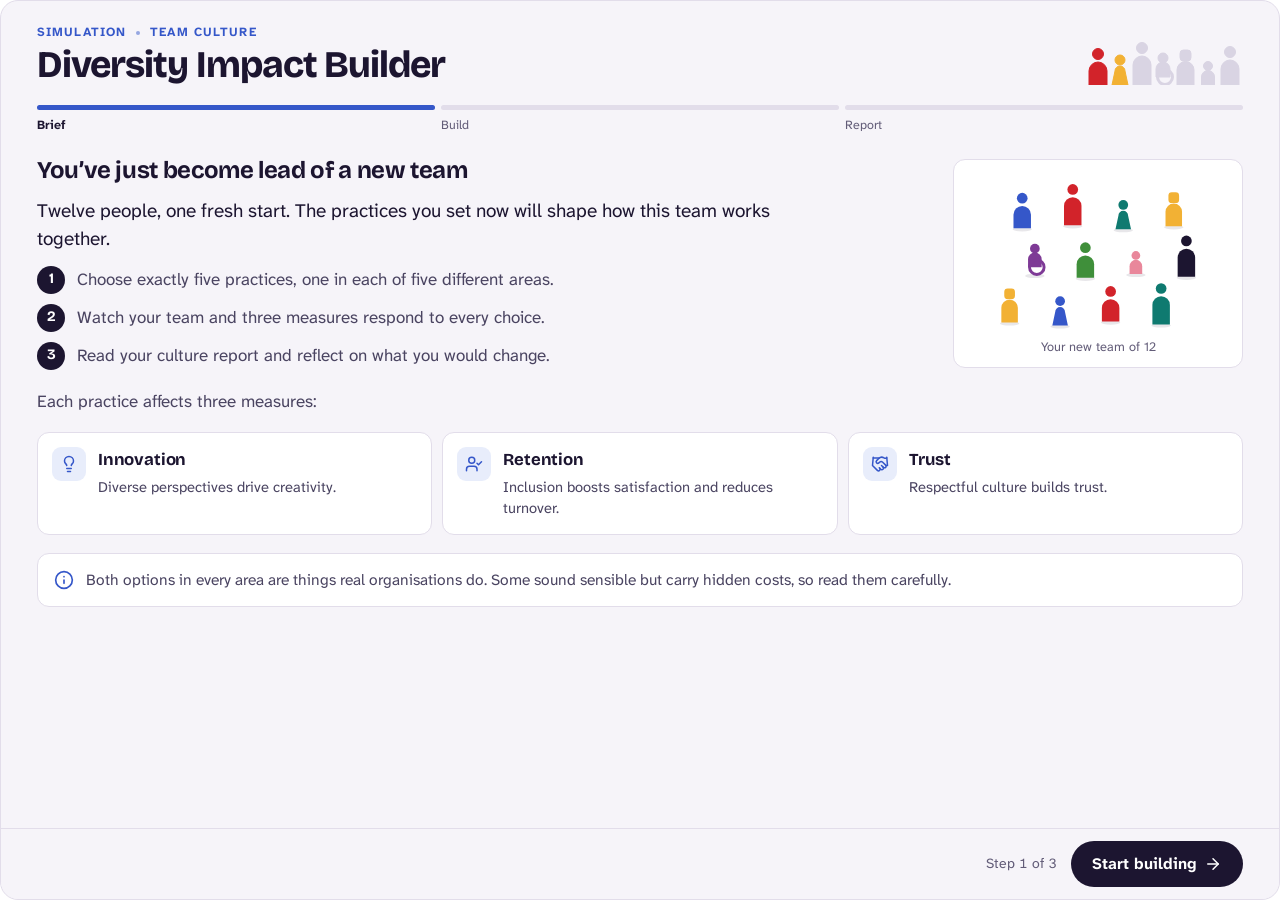
<file: page2/index.html>
<!doctype html>
<html lang="en-GB">
<head>
  <meta charset="utf-8">
  <meta name="viewport" content="width=device-width, initial-scale=1">
  <title>Diversity Impact Builder</title>
  <link rel="preload" href="../assets/fonts/bricolage-grotesque-latin-opsz-normal.woff2" as="font" type="font/woff2" crossorigin>
  <link rel="preload" href="../assets/fonts/atkinson-hyperlegible-next-latin-wght-normal.woff2" as="font" type="font/woff2" crossorigin>
  <link rel="stylesheet" href="../assets/ich.css">
  <style>
    body { --accent: var(--blue); --accent-ink: var(--blue); --accent-tint: var(--blue-tint); }

    /* ---------- Team illustration (shared by every step) ---------- */
    .team { display: block; width: 100%; height: auto; }
    .team .f { transition: transform .8s var(--ease), color .5s var(--ease), opacity .6s var(--ease); }
    .team .links line { stroke: var(--teal); stroke-width: 2.2; stroke-linecap: round; opacity: .5; }
    .team .links line.new { animation: link-in .6s var(--ease) both; }
    .team .sparks path { fill: var(--gold); stroke: #8a5a00; stroke-width: .6; }
    .team .sparks path.new { animation: spark-in .45s var(--ease) both; transform-box: fill-box; transform-origin: center; }
    @keyframes link-in { from { opacity: 0; } to { opacity: .5; } }
    @keyframes spark-in { from { opacity: 0; transform: scale(.2); } to { opacity: 1; transform: none; } }

    /* ---------- Brief ---------- */
    .brief { display: grid; gap: 18px; align-items: center; }
    @media (min-width: 640px) { .brief { grid-template-columns: minmax(0, 1fr) minmax(0, 290px); gap: 28px; } }
    .brief-art { background: var(--paper); border: 1px solid var(--line); border-radius: var(--radius); padding: 10px 8px 4px; }
    .brief-art figcaption { font-size: .8rem; color: var(--ink-3); text-align: center; padding: 2px 0 6px; }
    .brief figure { margin: 0; }
    .howto { list-style: none; margin: 0; padding: 0; display: grid; gap: 10px; }
    .howto li { display: grid; grid-template-columns: auto minmax(0, 1fr); gap: 12px; align-items: center; color: var(--ink-2); }
    .howto .n {
      width: 28px; height: 28px; border-radius: 50%; display: grid; place-items: center;
      background: var(--ink); color: #fff; font-family: var(--font-display); font-weight: 700; font-size: .9rem;
    }
    .metrics { display: grid; gap: 10px; }
    @media (min-width: 600px) { .metrics { grid-template-columns: repeat(3, minmax(0, 1fr)); } }
    .metric {
      display: grid; grid-template-columns: auto minmax(0, 1fr); gap: 4px 12px; align-content: start;
      padding: 14px; border-radius: var(--radius); background: var(--paper); border: 1px solid var(--line);
    }
    .metric .ico { grid-row: span 2; }
    .metric h3 { margin: 0; font-family: var(--font-display); font-size: 1.05rem; letter-spacing: -.01em; }
    .metric p { font-size: .92rem; color: var(--ink-2); line-height: 1.45; }

    /* ---------- Build ---------- */
    .build { display: grid; gap: 20px; align-items: start; }
    @media (min-width: 760px) { .build { grid-template-columns: minmax(0, 1fr) 252px; gap: 22px; } }
    .list-head { display: flex; flex-wrap: wrap; justify-content: space-between; align-items: baseline; gap: 6px 12px; margin-bottom: 10px; }
    .list-note { font-size: .9rem; color: var(--ink-3); font-weight: 700; }
    .list-note.full { color: var(--blue); }
    .list-note.flash { animation: flash .8s var(--ease); }
    @keyframes flash { 0%, 100% { background: transparent; } 30% { background: var(--gold-tint); } }
    .count-pill {
      display: inline-flex; align-items: center; gap: 8px; font-weight: 700; font-size: .9rem;
      font-variant-numeric: tabular-nums;
    }
    .count-pill .dots { display: inline-flex; gap: 4px; }
    .count-pill .dots span { width: 10px; height: 10px; border-radius: 50%; border: 1.5px solid var(--line-strong); background: var(--paper); transition: background .25s var(--ease), border-color .25s var(--ease); }
    .count-pill .dots span.on { background: var(--ink); border-color: var(--ink); }

    .areas { background: var(--paper); border: 1px solid var(--line); border-radius: var(--radius); }
    .area { display: grid; gap: 8px; padding: 13px 14px 14px; border-top: 1px solid var(--line); min-width: 0; }
    .area:first-child { border-top: 0; }
    .area-name { display: flex; align-items: center; gap: 8px; font-size: .76rem; font-weight: 700; letter-spacing: .08em; text-transform: uppercase; color: var(--ink-3); }
    .area-name svg { width: 16px; height: 16px; color: var(--blue); }
    .opts { display: grid; gap: 8px; }
    @media (min-width: 520px) { .opts { grid-template-columns: repeat(2, minmax(0, 1fr)); } }
    .opt {
      appearance: none; position: relative;
      display: flex; align-items: flex-start; gap: 10px;
      width: 100%; min-height: 48px; padding: 11px 12px;
      text-align: left; font-size: .95rem; font-weight: 600; line-height: 1.35;
      border: 1.5px solid var(--line); border-radius: 10px; background: var(--panel); color: var(--ink);
      cursor: pointer; transition: border-color .2s var(--ease), background .2s var(--ease), opacity .25s var(--ease), box-shadow .2s var(--ease);
    }
    .opt:hover { border-color: var(--line-strong); background: var(--paper); }
    .opt .radio {
      flex: none; width: 18px; height: 18px; margin-top: 1px; border-radius: 50%;
      border: 1.5px solid var(--line-strong); background: var(--paper); display: grid; place-items: center;
    }
    .opt[aria-pressed="true"] { border-color: var(--ink); background: var(--paper); box-shadow: inset 0 0 0 1px var(--ink); }
    .opt[aria-pressed="true"] .radio { background: var(--ink); border-color: var(--ink); }
    .opt[aria-pressed="true"] .radio::after { content: ""; width: 6px; height: 6px; border-radius: 50%; background: #fff; }
    .opt[aria-disabled="true"] { opacity: .5; cursor: not-allowed; }
    .opt[aria-disabled="true"]:hover { border-color: var(--line); background: var(--panel); }
    .conseq {
      display: grid; grid-template-columns: auto minmax(0, 1fr); gap: 2px 8px;
      padding: 8px 10px; border-radius: 8px; font-size: .9rem; line-height: 1.4; color: var(--ink-2);
      animation: step-in .35s var(--ease) both;
    }
    .conseq svg { width: 16px; height: 16px; margin-top: 2px; }
    .conseq[data-kind="good"] { background: var(--teal-tint); }
    .conseq[data-kind="good"] svg { color: var(--teal); }
    .conseq[data-kind="bad"] { background: var(--brand-tint); }
    .conseq[data-kind="bad"] svg { color: var(--brand-ink); }
    .deltas { grid-column: 2; display: flex; flex-wrap: wrap; gap: 2px 12px; font-size: .8rem; font-weight: 700; font-variant-numeric: tabular-nums; color: var(--ink-2); }

    /* Live dashboard: side column on wide frames */
    .dash {
      position: sticky; top: 12px; align-self: start;
      display: grid; gap: 12px; padding: 14px;
      background: var(--paper); border: 1px solid var(--line); border-radius: var(--radius);
    }
    .dash-head { display: flex; justify-content: space-between; align-items: baseline; gap: 8px; }
    .dash-head h3 { margin: 0; font-family: var(--font-display); font-size: 1.05rem; letter-spacing: -.01em; }
    .dash .team-box { background: var(--panel); border-radius: 10px; padding: 4px 2px 0; }
    .gauges { display: grid; gap: 11px; }
    .gauge { display: grid; gap: 5px; min-width: 0; }
    .g-head { display: flex; justify-content: space-between; align-items: center; gap: 8px; font-size: .88rem; font-weight: 700; }
    .g-name { display: flex; gap: 6px; align-items: center; min-width: 0; }
    .g-name svg { width: 16px; height: 16px; color: var(--ink-3); flex: none; }
    .g-val { font-family: var(--font-display); font-size: 1.1rem; font-variant-numeric: tabular-nums; line-height: 1; }
    .gauge[data-sign="pos"] .g-val { color: var(--teal); }
    .gauge[data-sign="neg"] .g-val { color: var(--brand-ink); }
    .g-track { position: relative; height: 10px; border-radius: 5px; background: var(--tint); overflow: hidden; }
    .g-zero { position: absolute; left: 50%; top: 0; bottom: 0; width: 2px; margin-left: -1px; background: var(--ink-3); z-index: 1; }
    .g-fill { position: absolute; top: 0; bottom: 0; left: 50%; width: 0; transition: left .5s var(--ease), width .5s var(--ease), background .3s var(--ease); }
    .gauge[data-sign="pos"] .g-fill { background: var(--teal); }
    .gauge[data-sign="neg"] .g-fill { background: var(--brand); }
    .g-scale { display: flex; justify-content: space-between; font-size: .72rem; color: var(--ink-3); font-variant-numeric: tabular-nums; margin-top: -4px; }
    .crisis {
      display: grid; grid-template-columns: auto minmax(0, 1fr); gap: 10px; align-items: start;
      padding: 10px 12px; border-radius: 10px; background: var(--brand-ink); color: #fff;
      font-size: .88rem; line-height: 1.4; animation: step-in .35s var(--ease) both;
    }
    .crisis svg { width: 18px; height: 18px; margin-top: 1px; }
    .crisis strong { display: block; }

    /* Compact sticky strip for narrow frames */
    .strip { display: none; }
    @media (max-width: 759px) {
      .dash { display: none; }
      .strip {
        display: grid; gap: 8px;
        position: sticky; top: 0; z-index: 10;
        margin: -6px calc(var(--gutter) * -1) 0; padding: 10px var(--gutter) 11px;
        background: var(--panel); border-bottom: 1px solid var(--line);
        box-shadow: 0 6px 12px -10px rgb(28 21 48 / .35);
      }
      .strip-top { display: flex; align-items: center; justify-content: space-between; gap: 10px; }
      .strip .team-row { width: 150px; max-width: 46%; height: auto; flex: none; }
      .strip .gauges { grid-template-columns: repeat(3, minmax(0, 1fr)); gap: 12px; }
      .strip .g-head { font-size: .78rem; }
      .strip .g-name svg { display: none; }
      .strip .g-val { font-size: .98rem; }
      .strip .g-track { height: 6px; }
      .strip .crisis { padding: 7px 10px; font-size: .82rem; }
      .strip .crisis strong { display: inline; }
      .strip .crisis .long { display: none; }
      .list-head .count-pill { display: none; }
      .list-head { justify-content: flex-start; }
    }
    @media (max-width: 759px) and (max-height: 480px) { .strip .team-row { display: none; } }

    /* ---------- Report ---------- */
    .verdict {
      display: grid; gap: 16px; align-items: center;
      padding: 18px; border-radius: var(--radius); background: var(--ink); color: #fff;
    }
    @media (min-width: 640px) { .verdict { grid-template-columns: minmax(0, 1fr) minmax(0, 240px); gap: 22px; } }
    .verdict .band { font-size: .75rem; font-weight: 700; letter-spacing: .09em; text-transform: uppercase; color: var(--gold); }
    .verdict h3 { margin: 4px 0 8px; font-family: var(--font-display); font-size: clamp(1.3rem, 1.1rem + 1vw, 1.6rem); line-height: 1.1; letter-spacing: -.02em; text-wrap: balance; }
    .verdict p { color: rgb(255 255 255 / .88); }
    .verdict .team-box { background: var(--panel); border-radius: 10px; padding: 4px 2px 0; }
    .tiles { display: grid; gap: 10px; }
    @media (min-width: 600px) { .tiles { grid-template-columns: repeat(3, minmax(0, 1fr)); } }
    .tile { display: grid; gap: 4px; align-content: start; padding: 14px; border-radius: var(--radius); background: var(--paper); border: 1px solid var(--line); }
    .tile .t-head { display: flex; align-items: center; gap: 8px; font-weight: 700; font-size: .92rem; }
    .tile .t-head svg { width: 18px; height: 18px; color: var(--ink-3); }
    .tile .t-val { font-family: var(--font-display); font-size: 2rem; font-weight: 700; line-height: 1.05; letter-spacing: -.02em; font-variant-numeric: tabular-nums; }
    .tile[data-sign="pos"] .t-val { color: var(--teal); }
    .tile[data-sign="neg"] .t-val { color: var(--brand-ink); }
    .tile p { font-size: .92rem; color: var(--ink-2); line-height: 1.45; }
    .picks { list-style: none; margin: 0; padding: 0; background: var(--paper); border: 1px solid var(--line); border-radius: var(--radius); }
    .picks li { display: grid; grid-template-columns: auto minmax(0, 1fr); gap: 2px 12px; padding: 12px 14px; border-top: 1px solid var(--line); }
    .picks li:first-child { border-top: 0; }
    .picks .mark { grid-row: span 3; width: 30px; height: 30px; border-radius: 50%; display: grid; place-items: center; margin-top: 2px; }
    .picks .mark svg { width: 16px; height: 16px; }
    .picks li[data-kind="good"] .mark { background: var(--teal-tint); color: var(--teal); }
    .picks li[data-kind="bad"] .mark { background: var(--brand-tint); color: var(--brand-ink); }
    .picks .p-area { font-size: .74rem; font-weight: 700; letter-spacing: .08em; text-transform: uppercase; color: var(--ink-3); }
    .picks .p-label { font-weight: 700; line-height: 1.35; }
    .picks .p-why { font-size: .92rem; color: var(--ink-2); }
  </style>
</head>
<body>
  <div class="app">
    <header class="app-head">
      <div>
        <p class="eyebrow"><span>Simulation</span><span class="dot" aria-hidden="true"></span><span>Team culture</span></p>
        <h1 class="app-title">Diversity Impact Builder</h1>
      </div>
      <svg class="crowd" data-crowd aria-hidden="true"></svg>
      <nav class="progress" aria-label="Activity progress"><ol></ol></nav>
    </header>

    <main class="app-body">
      <!-- Step 1: Brief -->
      <section class="step" data-step="brief" data-label="Brief" aria-labelledby="t1">
        <div class="brief">
          <div class="stack">
            <h2 class="step-title" id="t1">You’ve just become lead of a new team</h2>
            <p class="lede">Twelve people, one fresh start. The practices you set now will shape how this team works together.</p>
            <ol class="howto">
              <li><span class="n" aria-hidden="true">1</span><span>Choose exactly five practices, one in each of five different areas.</span></li>
              <li><span class="n" aria-hidden="true">2</span><span>Watch your team and three measures respond to every choice.</span></li>
              <li><span class="n" aria-hidden="true">3</span><span>Read your culture report and reflect on what you would change.</span></li>
            </ol>
          </div>
          <figure class="brief-art">
            <svg class="team" id="teamBrief" viewBox="0 0 280 170" aria-hidden="true"></svg>
            <figcaption>Your new team of 12</figcaption>
          </figure>
        </div>
        <p class="prose">Each practice affects three measures:</p>
        <div class="metrics">
          <div class="metric"><span class="ico sm"><i data-icon="lightbulb"></i></span><h3>Innovation</h3><p>Diverse perspectives drive creativity.</p></div>
          <div class="metric"><span class="ico sm"><i data-icon="user-check"></i></span><h3>Retention</h3><p>Inclusion boosts satisfaction and reduces turnover.</p></div>
          <div class="metric"><span class="ico sm"><i data-icon="handshake"></i></span><h3>Trust</h3><p>Respectful culture builds trust.</p></div>
        </div>
        <div class="callout"><i data-icon="info"></i><p>Both options in every area are things real organisations do. Some sound sensible but carry hidden costs, so read them carefully.</p></div>
      </section>

      <!-- Step 2: Build -->
      <section class="step" data-step="build" data-label="Build" aria-labelledby="t2" hidden>
        <h2 class="step-title" id="t2">Shape your team’s culture</h2>
        <p class="prose">Pick one practice in five of the eight areas. Choose a selected practice again to remove it.</p>
        <div class="strip" id="strip">
          <div class="strip-top">
            <span class="count-pill"><span class="dots" aria-hidden="true"></span><span class="count-text"></span></span>
            <svg class="team team-row" id="teamRow" viewBox="0 0 252 50" aria-hidden="true"></svg>
          </div>
          <div class="gauges" data-gauges></div>
          <div role="status" data-crisis></div>
        </div>
        <div class="build">
          <div class="build-main">
            <div class="list-head">
              <span class="count-pill"><span class="dots" aria-hidden="true"></span><span class="count-text"></span></span>
              <p class="list-note" id="listNote"></p>
            </div>
            <div class="areas" id="areas"></div>
          </div>
          <section class="dash" aria-label="Your team dashboard">
            <div class="dash-head"><h3>Your team</h3><span class="small muted" id="dashLeft"></span></div>
            <div class="team-box"><svg class="team" id="teamDash" viewBox="0 0 280 170" aria-hidden="true"></svg></div>
            <div class="gauges" data-gauges></div>
            <div class="g-scale" aria-hidden="true"><span>−12</span><span>0</span><span>+12</span></div>
            <div role="status" data-crisis></div>
          </section>
        </div>
      </section>

      <!-- Step 3: Report -->
      <section class="step" data-step="report" data-label="Report" aria-labelledby="t3" hidden>
        <h2 class="step-title" id="t3">Your culture report</h2>
        <div class="verdict" id="verdict"></div>
        <div class="tiles" id="tiles"></div>
        <div class="stack">
          <p class="kicker">Your five practices</p>
          <ul class="picks" id="picks"></ul>
        </div>
        <div class="field">
          <label class="label" for="reflection">Which one change would make the biggest difference in a team you belong to?</label>
          <p class="hint" id="reflHint">Optional. Think about a team, society, class or workplace you know.</p>
          <textarea class="textarea" id="reflection" rows="4" aria-describedby="reflHint"></textarea>
          <p class="status" id="saveStatus" role="status"></p>
        </div>
        <div class="row">
          <button class="btn btn-accent" type="button" id="download"><i data-icon="download"></i><span>Download report</span></button>
          <button class="btn btn-secondary" type="button" id="copy"><i data-icon="copy"></i><span>Copy text</span></button>
          <button class="btn btn-quiet" type="button" id="adjust"><i data-icon="pencil"></i><span>Adjust my choices</span></button>
          <span class="status" id="outStatus" role="status"></span>
        </div>
      </section>
    </main>

    <footer class="app-foot">
      <button class="btn btn-quiet" type="button" data-nav="back"><i data-icon="arrow-left"></i><span>Back</span></button>
      <span class="spacer"></span>
      <span class="count" data-count></span>
      <button class="btn btn-primary" type="button" data-nav="next"><span>Continue</span></button>
      <p class="nudge" data-nudge role="status"></p>
    </footer>
  </div>

  <script src="../assets/ich.js"></script>
  <script>
  (function () {
    var store = ICH.store("page2");
    var LIMIT = 5;

    // Scores are the original activity's values: i = innovation, r = retention, t = trust.
    var AREAS = [
      { key: "Comm", name: "Communication", icon: "messages-square",
        Pos: { label: "Rotate who speaks first and invite written ideas", i: 2, r: 1, t: 1, why: "Quieter voices get heard, so more ideas reach the table." }, // orig: Encourage sharing ideas
        Neg: { label: "Let the most confident voices lead discussion", i: -1, r: -2, t: -1, why: "Few voices can stifle innovation and trust." } }, // orig: Few voices heard
      { key: "Work", name: "Working patterns", icon: "clock",
        Pos: { label: "Flexible hours and remote options", i: 1, r: 2, t: 1, why: "People can fit work around care, health and study, so they stay." }, // orig: Flexible hours & remote work
        Neg: { label: "Fixed office hours for everyone", i: -1, r: -2, t: -1, why: "Rigid hours harm retention and morale." } }, // orig: Strict hours only
      { key: "Hire", name: "Hiring", icon: "briefcase",
        Pos: { label: "Advertise widely and use structured interviews", i: 2, r: 1, t: 1, why: "A wider pool brings new perspectives, and fair interviews build trust." }, // orig: Seek varied candidates
        Neg: { label: "Hire through staff referrals and culture fit", i: -2, r: -1, t: -2, why: "Narrow hiring reduces diversity and trust." } }, // orig: Narrow recruitment
      { key: "Cult", name: "Cultural awareness", icon: "globe",
        Pos: { label: "Cultural awareness training for everyone", i: 1, r: 1, t: 2, why: "Shared understanding means fewer misunderstandings across cultures." }, // orig: Cultural awareness training
        Neg: { label: "No training: people will pick it up", i: -1, r: -1, t: -2, why: "Lack of awareness undermines inclusion." } }, // orig: No cultural training
      { key: "ERG", name: "Staff networks", icon: "users",
        Pos: { label: "Fund staff networks and employee resource groups", i: 1, r: 2, t: 2, why: "Networks give people a place to belong and a voice with leaders." }, // orig: Support employee groups
        Neg: { label: "No time or budget for staff networks", i: -1, r: -1, t: -2, why: "No staff networks means less belonging and trust." } }, // orig: No community support
      { key: "Lead", name: "Leadership", icon: "flag",
        Pos: { label: "Leaders set and report on inclusion goals", i: 1, r: 1, t: 2, why: "Visible commitment from the top shows inclusion is everyone’s job." }, // orig: Inclusive leadership
        Neg: { label: "Leave inclusion to HR", i: -2, r: -1, t: -2, why: "Ignoring inclusion from the top erodes trust." } }, // orig: Ignore inclusion
      { key: "Acc", name: "Accessibility", icon: "accessibility",
        Pos: { label: "Build in accessibility and adjustments from the start", i: 1, r: 2, t: 2, why: "Everyone can take part fully from day one, without having to ask." }, // orig: Ensure accessibility
        Neg: { label: "Handle adjustment requests case by case, if budget allows", i: -2, r: -2, t: -3, why: "Barriers block participation and morale." } }, // orig: No accommodations
      { key: "Rec", name: "Recognition", icon: "award",
        Pos: { label: "Recognise contributions publicly and fairly", i: 1, r: 1, t: 2, why: "Fair credit tells people their contributions matter." }, // orig: Celebrate diversity
        Neg: { label: "Credit goes to whoever presents the work", i: -1, r: -1, t: -2, why: "Ignoring contributions hurts belonging." } } // orig: Ignore contributions
    ];
    var METRICS = [
      { k: "i", name: "Innovation", icon: "lightbulb" },
      { k: "r", name: "Retention", icon: "user-check" },
      { k: "t", name: "Trust", icon: "handshake" }
    ];

    function randomOrder() {
      var o = {};
      AREAS.forEach(function (a) { o[a.key] = Math.random() < 0.5 ? ["Pos", "Neg"] : ["Neg", "Pos"]; });
      return o;
    }
    var state = Object.assign({ order: null, picks: {}, reflection: "" }, store.get("state", {}));
    if (!state.order) state.order = randomOrder();
    function save() { store.set("state", state); }
    save();

    function pickedKeys() { return AREAS.filter(function (a) { return state.picks[a.key]; }).map(function (a) { return a.key; }); }
    function harmfulCount() { return pickedKeys().filter(function (k) { return state.picks[k] === "Neg"; }).length; }
    function totals() {
      var t = { i: 0, r: 0, t: 0 };
      AREAS.forEach(function (a) {
        var side = state.picks[a.key]; if (!side) return;
        t.i += a[side].i; t.r += a[side].r; t.t += a[side].t;
      });
      return t;
    }
    function inCrisis() { return harmfulCount() >= 3; }
    function signed(v) { return v > 0 ? "+" + v : v < 0 ? "−" + Math.abs(v) : "0"; }

    // ---------- The team: 12 abstract people who react to your choices ----------
    var SHAPES = [
      '<circle cx="0" cy="-31" r="5.5"/><path d="M-9 0v-14a9 9 0 0 1 18 0v14z"/>',
      '<circle cx="0" cy="-25" r="5"/><path d="M-8 0l3-14a5 5 0 0 1 10 0l3 14z"/>',
      '<circle cx="0" cy="-37" r="5.5"/><path d="M-9 0v-20a9 9 0 0 1 18 0v20z"/>',
      '<circle cx="0" cy="-27" r="5"/><path d="M-7 -8v-8a7 7 0 0 1 14 0v8z"/><circle cx="2" cy="-8" r="7.5" fill="none" stroke="currentColor" stroke-width="3"/>',
      '<rect x="-5.5" y="-35" width="11" height="11" rx="3.5"/><path d="M-8.5 0v-15a8.5 8.5 0 0 1 17 0v15z"/>',
      '<circle cx="0" cy="-19" r="4.5"/><path d="M-6.5 0v-8a6.5 6.5 0 0 1 13 0v8z"/>'
    ];
    var HEAD_TOP = [-36.5, -30, -42.5, -32, -35, -23.5];
    var CHEST = [-11, -10, -14, -13, -11, -6];
    var VARIANT = [0, 2, 1, 4, 3, 0, 5, 2, 4, 1, 0, 2];
    var COLOURS = ["#3557c9", "#d2232a", "#0f7a70", "#f2b134", "#7e3a96", "#3f8f3a", "#e9879b", "#1c1530", "#f2b134", "#3557c9", "#d2232a", "#0f7a70"];
    var GREY = "#b9b3c7";
    var CLUSTER = [[62, 60], [114, 57], [166, 61], [218, 58], [75, 108], [127, 111], [179, 107], [231, 110], [49, 157], [101, 160], [153, 156], [205, 159]];
    var ROW = CLUSTER.map(function (p, i) { return [12 + i * 20.7, 47]; });
    var LEAVE_ORDER = [3, 8, 0, 11, 7, 4, 2, 9, 1, 10, 5, 6];
    var SPARK_ORDER = [1, 6, 9, 3, 4, 11, 0, 7, 2, 10, 5, 8];
    var PAIRS = [[0, 1], [5, 6], [9, 10], [1, 5], [2, 3], [4, 8], [6, 10], [3, 7], [4, 5], [10, 11], [0, 4], [2, 6], [8, 9], [1, 2], [6, 7], [5, 9], [7, 11]];
    var JITTER = [[-8, 4], [6, -6], [-5, 8], [9, 3], [-10, -4], [4, 9], [-6, -7], [8, 6], [-4, 5], [10, -5], [-9, 7], [5, -8]];
    var SPARK = "M0 -5L1.4 -1.4L5 0L1.4 1.4L0 5L-1.4 1.4L-5 0L-1.4 -1.4Z";

    function teamMarkup(layout) {
      var P = layout === "row" ? ROW : CLUSTER, s = layout === "row" ? 0.8 : 1;
      return '<g class="links"></g>' + P.map(function (p, i) {
        return '<g class="f" style="color:' + COLOURS[i] + '"><g transform="translate(' + p[0] + " " + p[1] + ") scale(" + s + ')" fill="currentColor">' +
          '<ellipse cx="0" cy="1" rx="10" ry="2.2" fill="#1c1530" opacity=".1"/>' + SHAPES[VARIANT[i]] + "</g></g>";
      }).join("") + '<g class="sparks"></g>';
    }
    function setupTeam(svg, layout) {
      svg.innerHTML = teamMarkup(layout);
      svg._layout = layout;
      svg._links = 0;
      svg._sparks = 0;
    }
    function paintTeam(svg, t, crisis) {
      var layout = svg._layout, row = layout === "row";
      var P = row ? ROW : CLUSTER, s = row ? 0.8 : 1;
      var leaving = Math.min(12, Math.max(0, -t.r));
      var gone = LEAVE_ORDER.slice(0, leaving);
      var slots = {};
      svg.querySelectorAll(".f").forEach(function (g, i) {
        var p = P[i], dx = 0, dy = 0, out = gone.indexOf(i) > -1;
        if (out) {
          if (row) { dy = 6; }
          else {
            var left = p[0] < 140, key = (left ? "L" : "R") + p[1];
            var n = slots[key] = (slots[key] || 0) + 1;
            dx = left ? (14 + (n - 1) * 15) - p[0] : (266 - (n - 1) * 15) - p[0];
            dy = 3;
          }
        }
        if (crisis && !out) { var j = JITTER[i]; dx += j[0] * (row ? 0.3 : 1.4); dy += j[1] * (row ? 0.25 : 1.1); }
        g.style.transform = "translate(" + dx + "px," + dy + "px)";
        g.style.color = crisis || out ? GREY : COLOURS[i];
        g.style.opacity = out ? 0.3 : crisis ? 0.8 : 1;
      });
      // Trust: connections between people who are still here.
      var linkMarkup = "", links = 0;
      if (!crisis && t.t > 0) {
        var want = row ? Math.min(11, t.t) : Math.min(PAIRS.length, t.t * 2);
        var pairs = row ? ROW.slice(0, 11).map(function (_, k) { return [k, k + 1]; }) : PAIRS;
        pairs.forEach(function (pr) {
          if (links >= want || gone.indexOf(pr[0]) > -1 || gone.indexOf(pr[1]) > -1) return;
          var a = P[pr[0]], b = P[pr[1]];
          var ya = a[1] + CHEST[VARIANT[pr[0]]] * s, yb = b[1] + CHEST[VARIANT[pr[1]]] * s;
          linkMarkup += '<line class="' + (links >= svg._links ? "new" : "") + '" x1="' + a[0] + '" y1="' + ya + '" x2="' + b[0] + '" y2="' + yb + '"/>';
          links++;
        });
      }
      svg.querySelector(".links").innerHTML = linkMarkup;
      svg._links = links;
      // Innovation: sparks above heads.
      var sparkMarkup = "", sparks = 0;
      if (!crisis && t.i > 0) {
        var wantS = Math.min(12, t.i);
        SPARK_ORDER.forEach(function (i) {
          if (sparks >= wantS || gone.indexOf(i) > -1) return;
          var p = P[i], y = p[1] + HEAD_TOP[VARIANT[i]] * s - (row ? 4 : 8);
          sparkMarkup += '<g transform="translate(' + (p[0] + (row ? 0 : 6)) + " " + y + ") scale(" + (row ? 0.9 : 1.35) + ')"><path class="' + (sparks >= svg._sparks ? "new" : "") + '" d="' + SPARK + '"/></g>';
          sparks++;
        });
      }
      svg.querySelector(".sparks").innerHTML = sparkMarkup;
      svg._sparks = sparks;
    }

    var teamBrief = document.getElementById("teamBrief");
    var teamDash = document.getElementById("teamDash");
    var teamRow = document.getElementById("teamRow");
    setupTeam(teamBrief, "cluster");
    setupTeam(teamDash, "cluster");
    setupTeam(teamRow, "row");
    paintTeam(teamBrief, { i: 0, r: 0, t: 0 }, false);

    // ---------- Build step ----------
    var areasEl = document.getElementById("areas");
    function optButton(a, side) {
      var o = a[side];
      return '<button type="button" class="opt" data-area="' + a.key + '" data-side="' + side + '" aria-pressed="false">' +
        '<span class="radio" aria-hidden="true"></span><span>' + ICH.esc(o.label) + "</span></button>";
    }
    function renderAreas() {
      areasEl.innerHTML = AREAS.map(function (a) {
        var ord = state.order[a.key];
        return '<div class="area" data-area="' + a.key + '" role="group" aria-labelledby="an-' + a.key + '">' +
          '<p class="area-name" id="an-' + a.key + '">' + ICH.icon(a.icon) + "<span>" + a.name + "</span></p>" +
          '<div class="opts">' + optButton(a, ord[0]) + optButton(a, ord[1]) + "</div>" +
          '<div class="conseq-slot" data-slot="' + a.key + '"></div></div>';
      }).join("");
    }
    function deltaText(o) {
      return METRICS.map(function (m) { return m.name + " " + signed(o[m.k]); });
    }
    function paintAreas() {
      var n = pickedKeys().length, full = n >= LIMIT;
      AREAS.forEach(function (a) {
        var side = state.picks[a.key];
        areasEl.querySelectorAll('.opt[data-area="' + a.key + '"]').forEach(function (b) {
          b.setAttribute("aria-pressed", b.dataset.side === side ? "true" : "false");
          b.setAttribute("aria-disabled", full && !side ? "true" : "false");
        });
        var slot = areasEl.querySelector('[data-slot="' + a.key + '"]');
        var want = side ? a.key + side : "";
        if (slot.dataset.shown === want) return;
        slot.dataset.shown = want;
        if (!side) { slot.innerHTML = ""; return; }
        var o = a[side], good = side === "Pos";
        slot.innerHTML = '<p class="conseq" data-kind="' + (good ? "good" : "bad") + '">' +
          ICH.icon(good ? "circle-check" : "triangle-alert") +
          "<span><span class=\"sr-only\">" + (good ? "Inclusive practice. " : "Harmful practice. ") + "</span>" + ICH.esc(o.why) + "</span>" +
          '<span class="deltas">' + deltaText(o).map(function (d) { return "<span>" + d + "</span>"; }).join("") + "</span></p>";
      });
    }

    function gaugeMarkup() {
      return METRICS.map(function (m) {
        return '<div class="gauge" data-k="' + m.k + '" data-sign="zero">' +
          '<div class="g-head"><span class="g-name">' + ICH.icon(m.icon) + "<span>" + m.name + '</span></span><span class="g-val">0</span></div>' +
          '<div class="g-track" aria-hidden="true"><span class="g-zero"></span><span class="g-fill"></span></div></div>';
      }).join("");
    }
    document.querySelectorAll("[data-gauges]").forEach(function (el) { el.innerHTML = gaugeMarkup(); });

    function paintDash() {
      var t = totals(), crisis = inCrisis(), n = pickedKeys().length;
      document.querySelectorAll(".gauge").forEach(function (g) {
        var v = t[g.dataset.k];
        g.dataset.sign = v > 0 ? "pos" : v < 0 ? "neg" : "zero";
        g.querySelector(".g-val").textContent = signed(v);
        var w = Math.min(12, Math.abs(v)) / 24 * 100;
        var fill = g.querySelector(".g-fill");
        fill.style.width = w + "%";
        fill.style.left = (v >= 0 ? 50 : 50 - w) + "%";
      });
      paintTeam(teamDash, t, crisis);
      paintTeam(teamRow, t, crisis);
      var leaving = Math.min(12, Math.max(0, -t.r));
      document.getElementById("dashLeft").textContent = leaving ? leaving + " of 12 leaving" : "12 of 12 staying";
      document.querySelectorAll("[data-crisis]").forEach(function (el) {
        var want = crisis ? "on" : "";
        if (el.dataset.state === want) return;
        el.dataset.state = want;
        el.innerHTML = crisis
          ? '<div class="crisis">' + ICH.icon("triangle-alert") + '<p><strong>Organisation in crisis:</strong> too many harmful practices. <span class="long">People are leaving and trust has collapsed. </span>Swap at least one to recover.</p></div>'
          : "";
      });
      document.querySelectorAll(".count-pill").forEach(function (c) {
        c.querySelector(".dots").innerHTML = Array.apply(null, Array(LIMIT)).map(function (_, k) { return '<span class="' + (k < n ? "on" : "") + '"></span>'; }).join("");
        c.querySelector(".count-text").textContent = n + " of " + LIMIT + " chosen";
      });
      var note = document.getElementById("listNote");
      note.textContent = n >= LIMIT ? "Five chosen. Deselect one to change your mix." : "Choose " + (LIMIT - n) + " more";
      note.classList.toggle("full", n >= LIMIT);
    }

    function flashNote() {
      var note = document.getElementById("listNote");
      note.classList.remove("flash"); void note.offsetWidth; note.classList.add("flash");
      ICH.announce("Five chosen. Deselect one to change your mix.");
    }

    areasEl.addEventListener("click", function (e) {
      var b = e.target.closest(".opt"); if (!b) return;
      var key = b.dataset.area, side = b.dataset.side;
      if (b.getAttribute("aria-disabled") === "true") { flashNote(); return; }
      var wasCrisis = inCrisis();
      if (state.picks[key] === side) delete state.picks[key];
      else state.picks[key] = side;
      save(); paintAreas(); paintDash(); flow.refresh();
      var area = AREAS.filter(function (a) { return a.key === key; })[0];
      var n = pickedKeys().length;
      if (state.picks[key]) {
        var o = area[side];
        var msg = o.why + " " + deltaText(o).join(", ") + ". " + n + " of 5 chosen.";
        if (!wasCrisis && inCrisis()) msg = "";
        if (msg) ICH.announce(msg);
      } else {
        ICH.announce("Removed. " + n + " of 5 chosen.");
      }
    });

    // ---------- Report ----------
    var BANDS = {
      crisis: { band: "Crisis", title: "Organisation in crisis", text: "Three or more harmful practices pushed people out and broke trust. These practices reinforce each other, so fixing one alone rarely turns things round." },
      struggling: { band: "Struggling", title: "A team that is holding back", text: "Two harmful practices are costing you. People hesitate to share ideas, and some are already looking elsewhere." },
      mixed: { band: "Mixed", title: "Promising, with a weak spot", text: "Most of your practices support inclusion, but one is quietly undermining the rest. Look at its consequence below." },
      thriving: { band: "Thriving", title: "A team that is thriving", text: "Every practice you chose supports inclusion. People share ideas, stay and trust each other." }
    };
    function bandKey() {
      var h = harmfulCount(), t = totals(), sum = t.i + t.r + t.t;
      if (h >= 3 || sum <= -6) return "crisis";
      if (h === 2 || sum < 8) return "struggling";
      if (h === 1 || sum < 18) return "mixed";
      return "thriving";
    }
    var SENTENCES = {
      i: ["Ideas come from the same few people, if at all.", "Some fresh thinking, but not from everyone.", "Ideas flow from right across the team."],
      r: ["People are leaving and taking their skills with them.", "Most people are staying, for now.", "People want to stay and grow here."],
      t: ["People are guarded and keep problems to themselves.", "Trust is building, but it is fragile.", "People feel safe to speak up and disagree."]
    };
    function sentence(k, v) { return SENTENCES[k][v <= 0 ? 0 : v < 5 ? 1 : 2]; }

    var teamReport;
    function renderReport() {
      var t = totals(), b = BANDS[bandKey()], crisis = inCrisis();
      var leaving = Math.min(12, Math.max(0, -t.r));
      document.getElementById("verdict").innerHTML =
        '<div><p class="band">Outcome: ' + b.band + "</p><h3>" + b.title + "</h3><p>" + b.text + "</p></div>" +
        '<figure style="margin:0"><div class="team-box"><svg class="team" id="teamReport" viewBox="0 0 280 170" role="img" aria-label="Your team: ' +
        (12 - leaving) + ' of 12 people staying"></svg></div></figure>';
      teamReport = document.getElementById("teamReport");
      setupTeam(teamReport, "cluster");
      paintTeam(teamReport, { i: 0, r: 0, t: 0 }, false);
      requestAnimationFrame(function () { requestAnimationFrame(function () { paintTeam(teamReport, t, crisis); }); });

      document.getElementById("tiles").innerHTML = METRICS.map(function (m) {
        var v = t[m.k];
        return '<div class="tile" data-sign="' + (v > 0 ? "pos" : v < 0 ? "neg" : "zero") + '">' +
          '<span class="t-head">' + ICH.icon(m.icon) + m.name + '</span><span class="t-val">' + signed(v) + "</span><p>" + sentence(m.k, v) + "</p></div>";
      }).join("");

      document.getElementById("picks").innerHTML = AREAS.filter(function (a) { return state.picks[a.key]; }).map(function (a) {
        var side = state.picks[a.key], o = a[side], good = side === "Pos";
        return '<li data-kind="' + (good ? "good" : "bad") + '"><span class="mark">' + ICH.icon(good ? "check" : "triangle-alert", { label: good ? "Inclusive practice" : "Harmful practice" }) + "</span>" +
          '<span class="p-area">' + a.name + '</span><span class="p-label">' + ICH.esc(o.label) + '</span><span class="p-why">' + ICH.esc(o.why) + "</span></li>";
      }).join("");
    }

    function exportText() {
      var t = totals(), b = BANDS[bandKey()];
      var lines = ["Diversity Impact Builder: my culture report", ICH.dateStamp(), "", "Outcome: " + b.title, b.text, ""];
      METRICS.forEach(function (m) { lines.push(m.name + ": " + signed(t[m.k]).replace("−", "-") + ". " + sentence(m.k, t[m.k])); });
      lines.push("", "My five practices:");
      AREAS.forEach(function (a) {
        var side = state.picks[a.key]; if (!side) return;
        lines.push("- " + a.name + ": " + a[side].label + " (" + (side === "Pos" ? "inclusive" : "harmful") + "). " + a[side].why);
      });
      lines.push("", "Which one change would make the biggest difference in a team I belong to?", state.reflection.trim() || "(not answered)", "");
      return lines.join("\n");
    }

    var ta = document.getElementById("reflection");
    var saveStatus = document.getElementById("saveStatus");
    var saveTimer;
    ta.value = state.reflection;
    ta.addEventListener("input", function () {
      state.reflection = ta.value;
      clearTimeout(saveTimer);
      saveTimer = setTimeout(function () { save(); saveStatus.textContent = "Saved in this browser"; }, 500);
    });
    var outStatus = document.getElementById("outStatus");
    document.getElementById("download").addEventListener("click", function () {
      ICH.download("diversity-impact-report.txt", exportText());
      outStatus.textContent = "Download started";
    });
    document.getElementById("copy").addEventListener("click", function () {
      ICH.copy(exportText()).then(function (ok) { outStatus.textContent = ok ? "Copied to clipboard" : "Copy did not work here. Use Download instead."; });
    });
    document.getElementById("adjust").addEventListener("click", function () { flow.go("build"); });

    function buildReady() {
      var n = pickedKeys().length;
      if (n === LIMIT) return true;
      var more = LIMIT - n;
      return "Choose " + more + " more practice" + (more === 1 ? "" : "s") + " to continue.";
    }

    // ---------- Flow ----------
    renderAreas();
    var flow = ICH.flow({
      steps: {
        brief: { next: "Start building" },
        build: {
          enter: function () { paintAreas(); paintDash(); },
          ready: buildReady,
          next: "See my report"
        },
        report: { enter: function () { renderReport(); outStatus.textContent = ""; } }
      },
      onRestart: function () {
        state.picks = {};
        state.order = randomOrder();
        save();
        renderAreas(); paintAreas(); paintDash();
      }
    });
  })();
  </script>
</body>
</html>
</file>
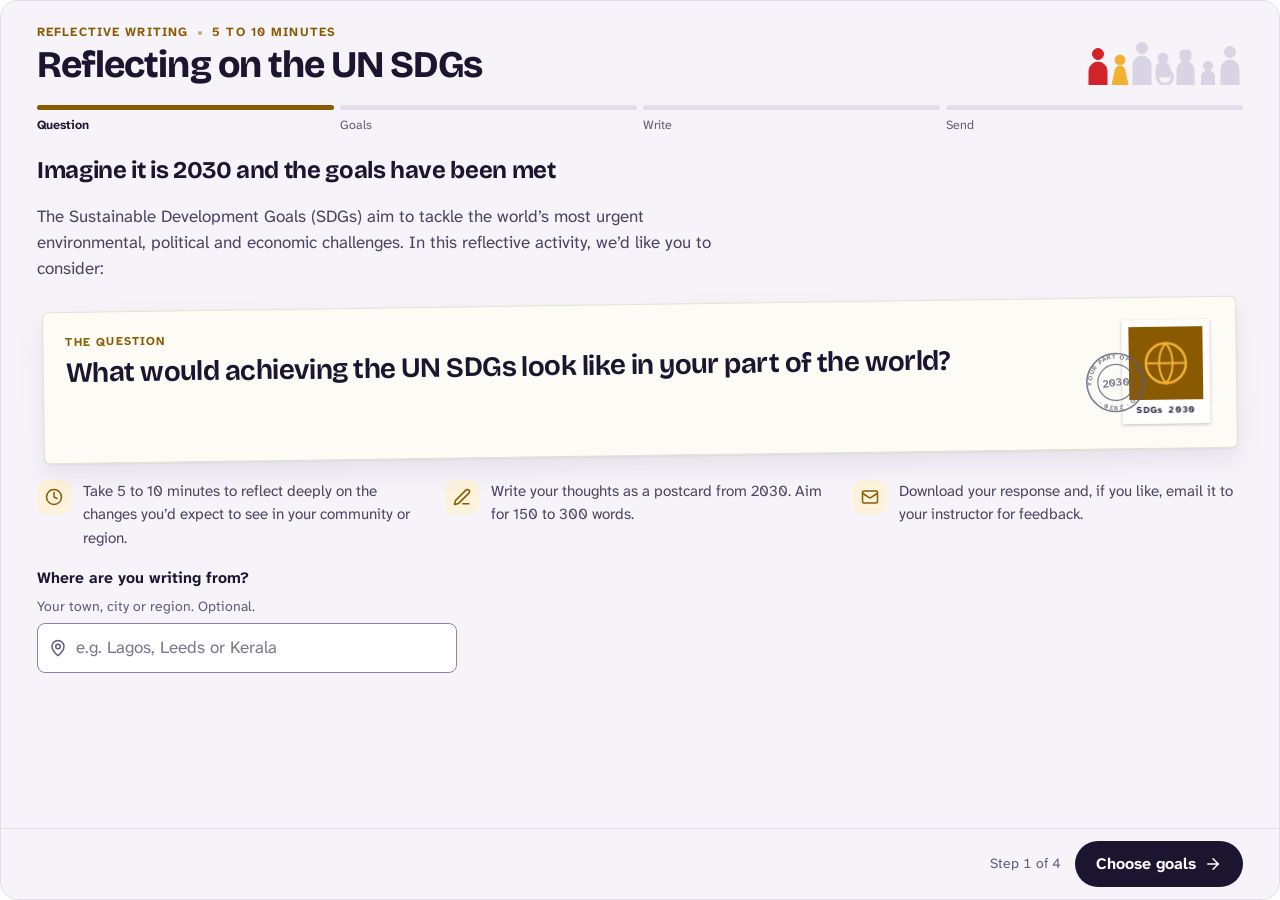
<file: page3/index.html>
<!doctype html>
<html lang="en-GB">
<head>
  <meta charset="utf-8">
  <meta name="viewport" content="width=device-width, initial-scale=1">
  <title>Reflecting on the UN SDGs</title>
  <link rel="preload" href="../assets/fonts/bricolage-grotesque-latin-opsz-normal.woff2" as="font" type="font/woff2" crossorigin>
  <link rel="preload" href="../assets/fonts/atkinson-hyperlegible-next-latin-wght-normal.woff2" as="font" type="font/woff2" crossorigin>
  <link rel="stylesheet" href="../assets/ich.css">
  <style>
    body { --accent: #8a5a00; --accent-ink: #8a5a00; --accent-tint: var(--gold-tint); --card: #fdfbf6; --card-line: #e8e1d3; }

    /* ---------- Postcard (shared by every step) ---------- */
    .postcard {
      position: relative;
      background: var(--card);
      border: 1px solid var(--card-line);
      border-radius: 6px;
      box-shadow: 0 1px 2px rgb(28 21 48 / .06), 0 12px 26px rgb(28 21 48 / .08);
    }
    .stamp-wrap { position: relative; width: 88px; height: 104px; flex: none; }
    .stamp-svg { display: block; width: 88px; height: 104px; filter: drop-shadow(0 1px 1.5px rgb(28 21 48 / .28)); }
    .postmark { position: absolute; left: -104px; bottom: 6px; width: 132px; max-width: none; height: 64px; color: var(--ink-3); opacity: .8; transform: rotate(-7deg); pointer-events: none; }
    .postmark text { font-family: var(--font-body); font-weight: 700; fill: currentColor; }
    .kicker-gold { font-size: .74rem; font-weight: 700; letter-spacing: .1em; text-transform: uppercase; color: var(--gold-ink); }

    /* Step 1: the question as a postcard */
    .q-card { display: grid; grid-template-columns: minmax(0, 1fr) auto; gap: 18px; align-items: start; padding: 20px 22px 24px; }
    .q-card blockquote { margin: 6px 0 0; font-family: var(--font-display); font-size: clamp(1.3rem, 1rem + 1.4vw, 1.75rem); font-weight: 650; line-height: 1.18; letter-spacing: -.02em; text-wrap: balance; color: var(--ink); }
    .q-card .stamp-wrap { margin: 2px 4px 0 38px; }
    .q-card .postmark .waves { display: none; }
    @media (min-width: 700px) { .q-card { transform: rotate(-.8deg); margin: 4px 6px 6px; } }
    @media (max-width: 459px) {
      .q-card { grid-template-columns: minmax(0, 1fr); }
      .q-card .stamp-wrap { display: none; }
    }
    .howto { list-style: none; margin: 0; padding: 0; display: grid; gap: 12px; }
    @media (min-width: 700px) { .howto { grid-template-columns: repeat(3, minmax(0, 1fr)); gap: 18px; } }
    .howto li { display: grid; grid-template-columns: auto minmax(0, 1fr); gap: 12px; align-items: start; font-size: .95rem; color: var(--ink-2); }
    .place-field { max-width: 420px; }
    .place-input { position: relative; }
    .place-input svg { position: absolute; left: 12px; top: 50%; width: 18px; height: 18px; transform: translateY(-50%); color: var(--ink-3); pointer-events: none; }
    .place-input .input { padding-left: 38px; }

    /* Step 2: SDG tiles */
    .goals { display: grid; grid-template-columns: repeat(3, minmax(0, 1fr)); gap: 8px; }
    @media (min-width: 700px) { .goals { grid-template-columns: repeat(6, minmax(0, 1fr)); } }
    .goal {
      appearance: none; position: relative; display: grid; align-content: space-between; gap: 6px;
      min-height: 96px; padding: 10px 10px 11px; border: 0; border-radius: 10px;
      background: var(--c); color: var(--t); text-align: left; cursor: pointer;
      transition: transform .2s var(--ease), box-shadow .2s var(--ease), opacity .2s var(--ease);
    }
    .goal:hover { transform: translateY(-2px); }
    .goal .n { font-family: var(--font-display); font-size: 1.75rem; font-weight: 750; line-height: .9; letter-spacing: -.03em; }
    .goal .nm { font-size: .74rem; font-weight: 700; line-height: 1.15; overflow-wrap: anywhere; hyphens: auto; }
    .goal .badge {
      position: absolute; top: 7px; right: 7px; width: 24px; height: 24px; border-radius: 50%;
      background: #fff; color: var(--ink); display: grid; place-items: center;
      transform: scale(0); transition: transform .25s var(--ease);
    }
    .goal .badge svg { width: 15px; height: 15px; stroke-width: 3; }
    .goal[aria-pressed="true"] { box-shadow: 0 0 0 2px var(--panel), 0 0 0 5px var(--ink); }
    .goal[aria-pressed="true"] .badge { transform: scale(1); }
    .goal[aria-disabled="true"] { opacity: .35; cursor: not-allowed; }
    .goal[aria-disabled="true"]:hover { transform: none; }
    .goal:focus-visible { outline-offset: 6px; }
    .goal-count {
      display: grid; align-content: center; gap: 2px; min-height: 96px; padding: 10px;
      border: 1.5px dashed var(--line-strong); border-radius: 10px; font-size: .86rem; color: var(--ink-2);
    }
    .goal-count strong { font-family: var(--font-display); font-size: 1.35rem; color: var(--ink); line-height: 1.05; font-variant-numeric: tabular-nums; }

    /* Step 3: writing side and address side */
    .pc-write { display: grid; grid-template-columns: minmax(0, 1fr); }
    .pc-msg { padding: 16px 18px 18px; display: grid; gap: 6px; min-width: 0; }
    .pc-side { display: flex; gap: 14px; align-items: flex-start; justify-content: space-between; padding: 16px 18px 14px; border-bottom: 1.5px dashed var(--card-line); min-width: 0; }
    .pc-side .stamp-wrap { transform: scale(.8); transform-origin: top right; margin-bottom: -20px; }
    .pc-side .postmark { display: none; }
    .pc-addr { display: grid; gap: 4px; min-width: 0; }
    .pc-place { font-family: var(--font-display); font-size: 1.2rem; font-weight: 700; line-height: 1.15; letter-spacing: -.01em; overflow-wrap: anywhere; }
    .pc-place.empty { color: var(--ink-3); font-weight: 500; }
    .pc-goals { display: flex; flex-wrap: wrap; gap: 4px; margin-top: 6px; }
    .pc-goal { display: inline-flex; align-items: center; gap: 6px; font-size: .74rem; font-weight: 700; color: var(--ink-2); }
    .pc-goal::before { content: ""; width: 9px; height: 9px; border-radius: 2px; background: var(--c); }
    .pc-lines { display: none; }
    @media (min-width: 680px) {
      .pc-write { grid-template-columns: minmax(0, 1.65fr) minmax(0, 1fr); }
      .pc-side { order: 2; flex-direction: column; align-items: stretch; border-bottom: 0; border-left: 1.5px dashed var(--card-line); padding: 18px 20px 20px; gap: 18px; }
      .pc-side .stamp-wrap { align-self: flex-end; order: -1; transform: none; margin: 0 0 4px; }
      .pc-side .postmark { display: block; }
      .pc-lines { display: grid; gap: 22px; margin-top: 4px; }
      .pc-lines span { height: 1.5px; background: var(--card-line); }
    }
    .pc-label { font-size: .74rem; font-weight: 700; letter-spacing: .1em; text-transform: uppercase; color: var(--gold-ink); }
    .pc-text {
      width: 100%; min-height: 236px; resize: vertical; display: block;
      border: 0; padding: 4px 2px 0; margin: 0;
      font: inherit; font-size: 1rem; line-height: 28px; color: var(--ink);
      background-color: transparent;
      background-image: repeating-linear-gradient(to bottom, transparent 0 27px, var(--card-line) 27px 28px);
      background-position: 0 4px; background-attachment: local;
    }
    .pc-text::placeholder { color: #7b7690; opacity: 1; }
    .pc-text:focus { outline: none; }
    .pc-write:focus-within { box-shadow: 0 0 0 3px rgb(53 87 201 / .4), 0 12px 26px rgb(28 21 48 / .08); border-color: var(--ink); }
    .write-meta { display: grid; gap: 4px; }
    .prompts { margin: 0; padding: 0 0 0 1.1em; display: grid; gap: 6px; }
    .disclose .disclose-body { padding-left: 16px; }

    /* Step 4: preview and sending */
    .pc-preview { display: grid; grid-template-columns: minmax(0, 1fr); }
    .pc-preview .pc-body { padding: 18px 20px 20px; display: grid; gap: 8px; min-width: 0; }
    .pc-preview .pc-copy { white-space: pre-wrap; overflow-wrap: anywhere; line-height: 1.65; color: var(--ink); }
    .pc-preview .pc-copy.empty { color: var(--ink-3); font-style: italic; }
    @media (min-width: 680px) {
      .pc-preview { grid-template-columns: minmax(0, 1.65fr) minmax(0, 1fr); }
    }
    .mail-card { display: grid; grid-template-columns: auto minmax(0, 1fr); gap: 12px 14px; align-items: start; }
    .mail-card .mail-body { display: grid; gap: 10px; min-width: 0; }
    .addr {
      display: inline-block; font-family: var(--font-display); font-size: 1.15rem; font-weight: 700; letter-spacing: -.01em;
      user-select: all; -webkit-user-select: all; overflow-wrap: anywhere; color: var(--ink);
    }
    .mail-actions { display: flex; flex-wrap: wrap; gap: 8px; align-items: center; }
    .mail-body .status { min-height: 0; }
    a.btn { color: var(--ink); }
  </style>
</head>
<body>
  <div class="app">
    <header class="app-head">
      <div>
        <p class="eyebrow"><span>Reflective writing</span><span class="dot" aria-hidden="true"></span><span>5 to 10 minutes</span></p>
        <h1 class="app-title">Reflecting on the UN SDGs</h1>
      </div>
      <svg class="crowd" data-crowd aria-hidden="true"></svg>
      <nav class="progress" aria-label="Activity progress"><ol></ol></nav>
    </header>

    <main class="app-body">
      <!-- Step 1 -->
      <section class="step" data-step="question" data-label="Question" aria-labelledby="t1">
        <h2 class="step-title" id="t1">Imagine it is 2030 and the goals have been met</h2>
        <p class="prose">The Sustainable Development Goals (SDGs) aim to tackle the world’s most urgent environmental, political and economic challenges. In this reflective activity, we’d like you to consider:</p>
        <div class="postcard q-card">
          <div>
            <p class="kicker-gold">The question</p>
            <blockquote>What would achieving the UN SDGs look like in your part of the world?</blockquote>
          </div>
          <div class="stamp-wrap" data-stamp></div>
        </div>
        <ul class="howto">
          <li><span class="ico sm"><i data-icon="clock"></i></span><span>Take 5 to 10 minutes to reflect deeply on the changes you’d expect to see in your community or region.</span></li>
          <li><span class="ico sm"><i data-icon="pen-line"></i></span><span>Write your thoughts as a postcard from 2030. Aim for 150 to 300 words.</span></li>
          <li><span class="ico sm"><i data-icon="mail"></i></span><span>Download your response and, if you like, email it to your instructor for feedback.</span></li>
        </ul>
        <div class="field place-field">
          <label class="label" for="place">Where are you writing from?</label>
          <span class="hint" id="placeHint">Your town, city or region. Optional.</span>
          <div class="place-input">
            <i data-icon="map-pin"></i>
            <input class="input" id="place" type="text" maxlength="60" autocomplete="address-level2" aria-describedby="placeHint" placeholder="e.g. Lagos, Leeds or Kerala">
          </div>
        </div>
      </section>

      <!-- Step 2 -->
      <section class="step" data-step="goals" data-label="Goals" aria-labelledby="t2" hidden>
        <h2 class="step-title" id="t2">Which goals matter most where you live?</h2>
        <p class="prose">Choose up to three. They will appear on the stamp of your postcard, so you can keep them in mind as you write.</p>
        <div class="goals" id="goals" role="group" aria-label="The 17 Sustainable Development Goals"></div>
        <p class="status" id="goalNote" role="status"></p>
      </section>

      <!-- Step 3 -->
      <section class="step" data-step="write" data-label="Write" aria-labelledby="t3" hidden>
        <h2 class="step-title" id="t3">Write your postcard from 2030</h2>
        <div class="postcard pc-write">
          <div class="pc-side">
            <div class="pc-addr">
              <span class="pc-label">Greetings from</span>
              <span class="pc-place" data-place></span>
              <span class="pc-goals" data-goals></span>
              <span class="pc-lines" aria-hidden="true"><span></span><span></span><span></span></span>
            </div>
            <div class="stamp-wrap" data-stamp></div>
          </div>
          <div class="pc-msg">
            <label class="pc-label" for="message">Your message</label>
            <textarea class="pc-text" id="message" rows="8" aria-describedby="meterText" placeholder="Dear future me, it’s 2030 and where I live..."></textarea>
          </div>
        </div>
        <div class="write-meta">
          <div class="meter" id="meter"><div class="meter-track"><span class="meter-zone"></span><span class="meter-fill"></span></div><span class="meter-text" id="meterText"></span></div>
          <p class="status" id="saveStatus" role="status"></p>
        </div>
        <details class="disclose">
          <summary><span class="ico sm"><i data-icon="lightbulb"></i></span>Need a nudge?<i data-icon="chevron-down" class="chev"></i></summary>
          <div class="disclose-body">
            <ul class="prompts">
              <li>What has changed in your community by 2030?</li>
              <li>Who benefits, and who might still be left behind?</li>
              <li>What did people, organisations or government do to get there?</li>
              <li>What part did you play?</li>
            </ul>
          </div>
        </details>
      </section>

      <!-- Step 4 -->
      <section class="step" data-step="send" data-label="Send" aria-labelledby="t4" hidden>
        <h2 class="step-title" id="t4">Your postcard is ready</h2>
        <div class="postcard pc-preview" role="group" aria-label="Preview of your postcard">
          <div class="pc-body">
            <span class="pc-label">Your message</span>
            <p class="pc-copy" id="previewText"></p>
          </div>
          <div class="pc-side">
            <div class="pc-addr">
              <span class="pc-label">Greetings from</span>
              <span class="pc-place" data-place></span>
              <span class="pc-goals" data-goals></span>
              <span class="pc-lines" aria-hidden="true"><span></span><span></span><span></span></span>
            </div>
            <div class="stamp-wrap" data-stamp></div>
          </div>
        </div>
        <div class="row">
          <button class="btn btn-accent" type="button" id="download"><i data-icon="download"></i><span>Download my response</span></button>
          <button class="btn btn-secondary" type="button" id="copy"><i data-icon="copy"></i><span>Copy text</span></button>
          <span class="status" id="outStatus" role="status"></span>
        </div>
        <div class="card mail-card">
          <span class="ico"><i data-icon="mail"></i></span>
          <div class="mail-body">
            <p>Download and email your response to:</p>
            <span class="addr" id="addr">sdg@london.ac.uk</span>
            <div class="mail-actions">
              <button class="btn btn-secondary btn-sm" type="button" id="copyAddr"><i data-icon="copy"></i><span>Copy address</span></button>
              <a class="btn btn-quiet btn-sm" id="mailto" href="mailto:sdg@london.ac.uk"><i data-icon="send"></i><span>Open your email app</span></a>
            </div>
            <p class="hint">The email link opens your email app if one is set up on this device. If nothing happens, copy the address and attach your downloaded file instead.</p>
            <p class="status" id="mailStatus" role="status"></p>
          </div>
        </div>
        <div class="confirm" id="clearArea">
          <button class="btn btn-quiet btn-sm" type="button" id="clear">Clear my answers</button>
        </div>
      </section>
    </main>

    <footer class="app-foot">
      <button class="btn btn-quiet" type="button" data-nav="back"><i data-icon="arrow-left"></i><span>Back</span></button>
      <span class="spacer"></span>
      <span class="count" data-count></span>
      <button class="btn btn-primary" type="button" data-nav="next"><span>Continue</span></button>
      <p class="nudge" data-nudge role="status"></p>
    </footer>
  </div>

  <script src="../assets/ich.js"></script>
  <script>
  (function () {
    var store = ICH.store("page3");
    var EMAIL = "sdg@london.ac.uk";
    var QUESTION = "What would achieving the UN SDGs look like in your part of the world?";

    // Official short names and colours. t = the text colour with the better contrast on that colour.
    var SDGS = [
      [1, "No Poverty", "#E5243B", "#fff"], [2, "Zero Hunger", "#DDA63A", "#1c1530"],
      [3, "Good Health and Well-being", "#4C9F38", "#1c1530"], [4, "Quality Education", "#C5192D", "#fff"],
      [5, "Gender Equality", "#FF3A21", "#1c1530"], [6, "Clean Water and Sanitation", "#26BDE2", "#1c1530"],
      [7, "Affordable and Clean Energy", "#FCC30B", "#1c1530"], [8, "Decent Work and Economic Growth", "#A21942", "#fff"],
      [9, "Industry, Innovation and Infrastructure", "#FD6925", "#1c1530"], [10, "Reduced Inequalities", "#DD1367", "#fff"],
      [11, "Sustainable Cities and Communities", "#FD9D24", "#1c1530"], [12, "Responsible Consumption and Production", "#BF8B2E", "#1c1530"],
      [13, "Climate Action", "#3F7E44", "#fff"], [14, "Life Below Water", "#0A97D9", "#1c1530"],
      [15, "Life on Land", "#56C02B", "#1c1530"], [16, "Peace, Justice and Strong Institutions", "#00689D", "#fff"],
      [17, "Partnerships for the Goals", "#19486A", "#fff"]
    ];
    var MAX = 3;

    var state = Object.assign({ place: "", goals: [], text: "" }, store.get("state", {}));
    function save() { store.set("state", state); }
    function sdg(n) { return SDGS[n - 1]; }

    // ---------- Stamp and postmark ----------
    var uid = 0;
    function stampSVG() {
      var W = 88, H = 104, pad = 7, strip = 17;
      var iw = W - pad * 2, ih = H - pad * 2 - strip;
      var out = '<svg class="stamp-svg" viewBox="0 0 88 104" aria-hidden="true"><rect width="88" height="104" fill="#ffffff"/>';
      var goals = state.goals.slice().sort(function (a, b) { return a - b; });
      if (!goals.length) {
        out += '<rect x="' + pad + '" y="' + pad + '" width="' + iw + '" height="' + ih + '" fill="#8a5a00"/>' +
          '<circle cx="44" cy="' + (pad + ih / 2) + '" r="20" fill="none" stroke="#f2b134" stroke-width="2.5"/>' +
          '<path d="M24 ' + (pad + ih / 2) + 'h40M44 ' + (pad + ih / 2 - 20) + 'c-9 10-9 30 0 40c9-10 9-30 0-40" fill="none" stroke="#f2b134" stroke-width="2"/>';
      } else {
        var bw = iw / goals.length;
        goals.forEach(function (n, k) {
          var g = sdg(n);
          var x = pad + k * bw;
          out += '<rect x="' + x + '" y="' + pad + '" width="' + (bw + .5) + '" height="' + ih + '" fill="' + g[2] + '"/>' +
            '<text x="' + (x + bw / 2) + '" y="' + (pad + ih / 2 + 8) + '" text-anchor="middle" fill="' + g[3] + '" font-family="Bricolage Grotesque, sans-serif" font-weight="750" font-size="' + (goals.length === 3 ? 20 : 26) + '">' + n + "</text>";
        });
      }
      out += '<text x="44" y="' + (H - pad - 4.5) + '" text-anchor="middle" fill="#1c1530" font-family="Atkinson Hyperlegible Next, sans-serif" font-weight="700" font-size="9" letter-spacing="1.4">SDGs 2030</text>';
      // perforations
      for (var x = 4; x <= W; x += 8) out += '<circle cx="' + x + '" cy="0" r="3" fill="#fdfbf6"/><circle cx="' + x + '" cy="' + H + '" r="3" fill="#fdfbf6"/>';
      for (var y = 4; y <= H; y += 8) out += '<circle cx="0" cy="' + y + '" r="3" fill="#fdfbf6"/><circle cx="' + W + '" cy="' + y + '" r="3" fill="#fdfbf6"/>';
      return out + "</svg>";
    }
    function postmarkSVG() {
      var id = "pm" + (++uid);
      var place = (state.place.trim() || "Your part of the world").toUpperCase();
      if (place.length > 22) place = place.slice(0, 21) + ".";
      return '<svg class="postmark" viewBox="0 0 132 64" aria-hidden="true">' +
        '<path class="waves" d="M2 22c8-5 14 5 22 0s14 5 22 0M2 32c8-5 14 5 22 0s14 5 22 0M2 42c8-5 14 5 22 0s14 5 22 0" fill="none" stroke="currentColor" stroke-width="1.6"/>' +
        '<circle cx="98" cy="32" r="29" fill="none" stroke="currentColor" stroke-width="1.6"/>' +
        '<circle cx="98" cy="32" r="18" fill="none" stroke="currentColor" stroke-width="1.2"/>' +
        '<path id="' + id + '" d="M 98 32 m -23.5 0 a 23.5 23.5 0 1 1 47 0 a 23.5 23.5 0 1 1 -47 0" fill="none"/>' +
        '<text font-size="6.4" letter-spacing=".6"><textPath href="#' + id + '" startOffset="0">' + ICH.esc(place) + " · 2030 ·</textPath></text>" +
        '<text x="98" y="36" text-anchor="middle" font-size="11">2030</text></svg>';
    }
    function paintPostcards() {
      document.querySelectorAll("[data-stamp]").forEach(function (w) { w.innerHTML = stampSVG() + postmarkSVG(); });
      document.querySelectorAll("[data-place]").forEach(function (el) {
        var p = state.place.trim();
        el.textContent = p || "Your part of the world";
        el.classList.toggle("empty", !p);
      });
      document.querySelectorAll("[data-goals]").forEach(function (el) {
        el.innerHTML = state.goals.slice().sort(function (a, b) { return a - b; }).map(function (n) {
          var g = sdg(n);
          return '<span class="pc-goal" style="--c:' + g[2] + '">SDG ' + n + " " + ICH.esc(g[1]) + "</span>";
        }).join("");
      });
    }

    // ---------- Step 1 ----------
    var place = document.getElementById("place");
    place.value = state.place;
    place.addEventListener("input", function () { state.place = place.value; save(); paintPostcards(); });

    // ---------- Step 2 ----------
    var goalsEl = document.getElementById("goals");
    var goalNote = document.getElementById("goalNote");
    goalsEl.innerHTML = SDGS.map(function (g) {
      return '<button type="button" class="goal" data-n="' + g[0] + '" aria-pressed="false" style="--c:' + g[2] + ";--t:" + g[3] + '">' +
        '<span class="n">' + g[0] + '</span><span class="nm">' + g[1] + "</span>" +
        '<span class="badge" aria-hidden="true">' + ICH.icon("check") + "</span></button>";
    }).join("") + '<div class="goal-count" aria-hidden="true"><strong id="goalCount">0 of 3</strong><span>chosen. Optional.</span></div>';
    function paintGoals() {
      var full = state.goals.length >= MAX;
      goalsEl.querySelectorAll(".goal").forEach(function (b) {
        var on = state.goals.indexOf(+b.dataset.n) > -1;
        b.setAttribute("aria-pressed", on ? "true" : "false");
        b.setAttribute("aria-disabled", full && !on ? "true" : "false");
      });
      document.getElementById("goalCount").textContent = state.goals.length + " of " + MAX;
    }
    goalsEl.addEventListener("click", function (e) {
      var b = e.target.closest(".goal"); if (!b) return;
      var n = +b.dataset.n, i = state.goals.indexOf(n);
      if (i > -1) state.goals.splice(i, 1);
      else if (state.goals.length >= MAX) { goalNote.textContent = "Three chosen. Deselect one to change your choice."; return; }
      else state.goals.push(n);
      goalNote.textContent = state.goals.length >= MAX ? "Three chosen. Deselect one to change your choice." :
        (i > -1 ? "Removed SDG " + n + "." : "Added SDG " + n + ": " + sdg(n)[1] + ".");
      save(); paintGoals(); paintPostcards();
    });

    // ---------- Step 3 ----------
    var ta = document.getElementById("message");
    var meterEl = document.getElementById("meter");
    var saveStatus = document.getElementById("saveStatus");
    var saveTimer;
    ta.value = state.text;
    function updateMeter() { ICH.meter(meterEl, ICH.wordCount(ta.value), 150, 300); }
    ta.addEventListener("input", function () {
      state.text = ta.value; updateMeter();
      clearTimeout(saveTimer);
      saveTimer = setTimeout(function () { save(); saveStatus.textContent = "Saved in this browser"; }, 500);
    });

    // ---------- Step 4 ----------
    function goalsText() {
      return state.goals.slice().sort(function (a, b) { return a - b; }).map(function (n) { return "SDG " + n + " " + sdg(n)[1]; }).join("; ");
    }
    function exportText() {
      return "Reflecting on the UN SDGs: my postcard from 2030\n" + ICH.dateStamp() + "\n\n" +
        "Question: " + QUESTION + "\n" +
        "Writing from: " + (state.place.trim() || "not given") + "\n" +
        "Goals that matter most here: " + (goalsText() || "none chosen") + "\n\n" +
        "My reflection (" + ICH.wordCount(state.text) + " words):\n" + (state.text.trim() || "(not written)") + "\n\n" +
        "Download and email your response to: " + EMAIL + "\n";
    }
    function renderPreview() {
      var t = state.text.trim();
      var p = document.getElementById("previewText");
      p.textContent = t || "Your message is empty. Go back to the previous step to write it.";
      p.classList.toggle("empty", !t);
      document.getElementById("t4").textContent = t ? "Your postcard is ready" : "Your postcard is waiting for a message";
      var body = encodeURIComponent(exportText());
      document.getElementById("mailto").setAttribute("href", "mailto:" + EMAIL + "?subject=" + encodeURIComponent("My UN SDGs Reflection") + "&body=" + body);
    }
    var outStatus = document.getElementById("outStatus");
    document.getElementById("download").addEventListener("click", function () {
      ICH.download("UN_SDG_Reflection.txt", exportText());
      outStatus.textContent = "Download started";
    });
    document.getElementById("copy").addEventListener("click", function () {
      ICH.copy(exportText()).then(function (ok) { outStatus.textContent = ok ? "Copied to clipboard" : "Copy did not work here. Use Download instead."; });
    });
    var mailStatus = document.getElementById("mailStatus");
    document.getElementById("copyAddr").addEventListener("click", function () {
      ICH.copy(EMAIL).then(function (ok) { mailStatus.textContent = ok ? "Address copied" : "Copy did not work here. Select the address above instead."; });
    });

    var clearArea = document.getElementById("clearArea");
    clearArea.addEventListener("click", function (e) {
      var btn = e.target.closest("button"); if (!btn) return;
      if (btn.id === "clear") {
        clearArea.innerHTML = '<span>Clear everything you entered in this activity?</span>' +
          '<button class="btn btn-secondary btn-sm" type="button" id="clearYes">Yes, clear</button>' +
          '<button class="btn btn-quiet btn-sm" type="button" id="clearNo">Keep my answers</button>';
        document.getElementById("clearNo").focus();
      } else if (btn.id === "clearYes") {
        state = { place: "", goals: [], text: "" };
        store.remove("state");
        place.value = ""; ta.value = "";
        paintGoals(); paintPostcards(); updateMeter(); renderPreview();
        resetClear();
        ICH.announce("Your answers have been cleared");
        flow.go(0);
      } else if (btn.id === "clearNo") {
        resetClear();
        document.getElementById("clear").focus();
      }
    });
    function resetClear() { clearArea.innerHTML = '<button class="btn btn-quiet btn-sm" type="button" id="clear">Clear my answers</button>'; }

    // ---------- Flow ----------
    var flow = ICH.flow({
      steps: {
        question: { next: "Choose goals" },
        goals: { next: "Start writing", enter: function () { goalNote.textContent = ""; } },
        write: { next: "Finish postcard", enter: function () { paintPostcards(); updateMeter(); } },
        send: { enter: function () { paintPostcards(); renderPreview(); } }
      }
    });
    paintGoals(); paintPostcards(); updateMeter();
  })();
  </script>
</body>
</html>
</file>
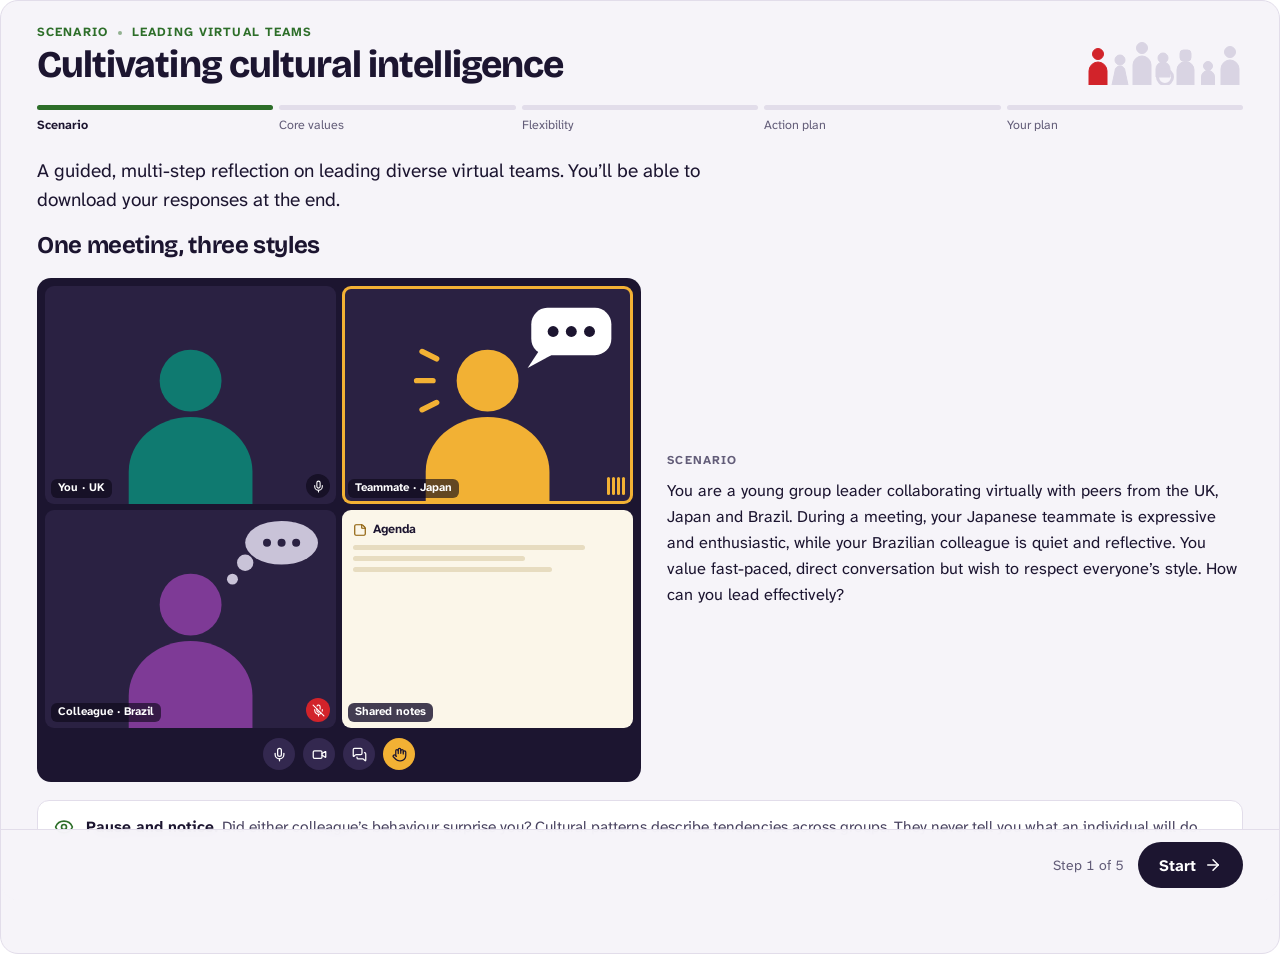
<file: page4/index.html>
<!doctype html>
<html lang="en-GB">
<head>
  <meta charset="utf-8">
  <meta name="viewport" content="width=device-width, initial-scale=1">
  <title>Cultivating Cultural Intelligence</title>
  <link rel="preload" href="../assets/fonts/bricolage-grotesque-latin-opsz-normal.woff2" as="font" type="font/woff2" crossorigin>
  <link rel="preload" href="../assets/fonts/atkinson-hyperlegible-next-latin-wght-normal.woff2" as="font" type="font/woff2" crossorigin>
  <link rel="stylesheet" href="../assets/ich.css">
  <style>
    body { --accent: var(--leaf-ink); --accent-ink: var(--leaf-ink); --accent-tint: var(--leaf-tint); }

    .split { display: grid; gap: 20px; align-items: start; }
    @media (min-width: 720px) { .split { grid-template-columns: minmax(0, 1fr) minmax(0, 300px); gap: 28px; } }
    .split > * { min-width: 0; }

    /* Scenario: a video call */
    .scene { display: grid; gap: 18px; align-items: center; }
    @media (min-width: 720px) { .scene { grid-template-columns: minmax(0, 1.05fr) minmax(0, 1fr); gap: 26px; } }
    .call { background: var(--ink); border-radius: 14px; padding: 8px; display: grid; gap: 8px; }
    .call-grid { display: grid; grid-template-columns: repeat(2, minmax(0, 1fr)); gap: 6px; }
    .tile { position: relative; aspect-ratio: 4 / 3; border-radius: 9px; background: #2a2142; overflow: hidden; }
    .tile svg { position: absolute; inset: 0; width: 100%; height: 100%; }
    .tile.speaking { box-shadow: inset 0 0 0 3px var(--gold); }
    .tile .nm {
      position: absolute; left: 6px; bottom: 6px; max-width: calc(100% - 44px);
      padding: 2px 7px; border-radius: 6px; background: rgb(12 8 24 / .62); color: #fff;
      font-size: .72rem; font-weight: 700; line-height: 1.3; white-space: nowrap; overflow: hidden; text-overflow: ellipsis;
    }
    .tile .mi {
      position: absolute; right: 6px; bottom: 6px; width: 24px; height: 24px; border-radius: 50%;
      display: grid; place-items: center; background: rgb(12 8 24 / .62); color: #fff;
    }
    .tile .mi svg { position: static; width: 13px; height: 13px; }
    .tile .mi.off { background: var(--brand); }
    @media (max-width: 559px) { .tile .lg { display: none; } }
    .bars { position: absolute; right: 8px; bottom: 9px; display: flex; gap: 2px; align-items: flex-end; height: 18px; }
    .bars i { width: 3px; height: 100%; border-radius: 2px; background: var(--gold); transform-origin: bottom; animation: talk 0.9s ease-in-out infinite; }
    .bars i:nth-child(2) { animation-delay: -.3s; } .bars i:nth-child(3) { animation-delay: -.6s; } .bars i:nth-child(4) { animation-delay: -.15s; }
    @keyframes talk { 0%, 100% { transform: scaleY(.3); } 50% { transform: scaleY(1); } }
    @media (prefers-reduced-motion: reduce) { .bars i { animation: none; transform: scaleY(.7); } }
    .tile.notes { background: #fbf6e9; color: var(--ink); padding: 10px 11px; display: grid; align-content: start; gap: 6px; }
    .tile.notes .nt { display: flex; gap: 6px; align-items: center; font-size: .78rem; font-weight: 700; }
    .tile.notes .nt svg { position: static; width: 14px; height: 14px; color: var(--gold-ink); }
    .tile.notes .ln { height: 5px; border-radius: 3px; background: #e7dcc0; }
    .tile.notes .nm { background: rgb(28 21 48 / .82); }
    .call-bar { display: flex; justify-content: center; gap: 8px; padding: 2px 0 4px; }
    .call-bar span { width: 32px; height: 32px; border-radius: 50%; display: grid; place-items: center; background: #33284f; color: #fff; }
    .call-bar span svg { width: 15px; height: 15px; }
    .call-bar span.raise { background: var(--gold); color: var(--ink); }
    .scenario { display: grid; gap: 8px; }
    .scenario p:not(.kicker) { font-size: 1.02rem; line-height: 1.6; }

    /* Core and flex diagram */
    .cf { display: grid; gap: 14px; justify-items: center; }
    .cf-circle { position: relative; width: min(100%, 290px); aspect-ratio: 1; }
    .cf-ring { position: absolute; inset: 0; border-radius: 50%; border: 2px dashed var(--accent-ink); background: var(--accent-tint); }
    .cf-flex-lbl { position: absolute; top: 4.2%; left: 50%; transform: translateX(-50%); font-size: .72rem; font-weight: 700; letter-spacing: .12em; text-transform: uppercase; color: var(--accent-ink); }
    .cf-dot {
      position: absolute; width: 30px; height: 30px; margin: -15px 0 0 -15px; border-radius: 50%;
      display: grid; place-items: center; font-weight: 700; font-size: .85rem; font-variant-numeric: tabular-nums;
      background: var(--paper); color: var(--accent-ink); border: 2px dashed var(--accent-ink);
      transition: background .3s var(--ease), color .3s var(--ease);
    }
    .cf-dot.on { background: var(--accent); color: #fff; border-style: solid; }
    .cf-dot.d1 { left: 13.6%; top: 29%; } .cf-dot.d2 { left: 86.4%; top: 29%; } .cf-dot.d3 { left: 50%; top: 92%; }
    .cf-core {
      position: absolute; inset: 16%; border-radius: 50%; background: var(--accent); color: #fff;
      display: grid; align-content: center; justify-items: center; gap: 5px; padding: 9%; text-align: center;
    }
    .cf-core-lbl { font-size: .72rem; font-weight: 700; letter-spacing: .12em; text-transform: uppercase; opacity: .9; }
    .cf-vals { display: flex; flex-wrap: wrap; justify-content: center; gap: 4px; }
    .cf-val { padding: 1px 7px; border-radius: 999px; background: rgb(12 8 24 / .18); border: 1px solid rgb(255 255 255 / .45); font-size: .72rem; font-weight: 700; line-height: 1.3; max-width: 100%; overflow-wrap: anywhere; }
    .cf-empty { font-size: .8rem; font-style: italic; opacity: .9; }
    .cf-legend { list-style: none; margin: 0; padding: 0; display: grid; gap: 8px; width: 100%; }
    .cf-legend li { display: grid; grid-template-columns: auto minmax(0, 1fr); gap: 10px; align-items: start; font-size: .94rem; }
    .num {
      width: 26px; height: 26px; border-radius: 50%; display: grid; place-items: center; flex: none;
      font-size: .8rem; font-weight: 700; background: var(--accent); color: #fff; font-variant-numeric: tabular-nums;
    }
    .num.empty { background: var(--paper); color: var(--accent-ink); border: 2px dashed var(--accent-ink); }
    .cf-legend .empty-t { color: var(--ink-3); font-style: italic; }
    .cf-blocks { display: none; width: 100%; gap: 8px; }
    .cf-b { border-radius: var(--radius); padding: 12px 14px; display: grid; gap: 8px; }
    .cf-b.core { background: var(--accent); color: #fff; }
    .cf-b.core .kicker { color: #fff; opacity: .9; }
    .cf-b.core .cf-vals { justify-content: flex-start; }
    .cf-b.flexb { border: 2px dashed var(--accent-ink); background: var(--accent-tint); }
    .cf-b.flexb .kicker { color: var(--accent-ink); }
    @media (max-width: 559px) {
      .cf-circle, .cf-legend { display: none; }
      .cf-blocks { display: grid; }
    }

    /* Values */
    .bank .chip[aria-disabled="true"] { opacity: .45; cursor: not-allowed; }
    .add-own .row { flex-wrap: nowrap; }
    .add-own .input { flex: 1 1 auto; }
    .count-line { font-size: var(--step-0); color: var(--ink-3); font-weight: 700; }

    /* Flex fields */
    .flex-fields { display: grid; gap: 10px; }
    .flex-field { display: grid; grid-template-columns: auto minmax(0, 1fr); gap: 10px; align-items: start; }
    .flex-field .num { margin-top: 10px; }
    .flex-field .textarea { min-height: 64px; }

    /* Plan cards */
    .plan-grid { display: grid; gap: 12px; }
    @media (min-width: 700px) { .plan-grid { grid-template-columns: repeat(3, minmax(0, 1fr)); } }
    .plan-card { display: grid; gap: 8px; align-content: start; padding: 14px; border-radius: var(--radius); background: var(--paper); border: 1px solid var(--line); }
    .plan-card .ph { display: flex; gap: 10px; align-items: center; }
    .plan-card .ph .label { font-family: var(--font-display); font-size: 1.05rem; letter-spacing: -.01em; }
    .plan-card .ico { background: var(--c-tint); color: var(--c); }
    .plan-card .textarea { min-height: 96px; }
    @media (min-width: 700px) { .plan-card .hint { min-height: 2.9em; } }

    /* Summary */
    .plan-sheet .sheet-item { grid-template-columns: auto minmax(0, 1fr); column-gap: 10px; }
    .plan-sheet .sheet-item .ico { grid-row: span 2; background: var(--c-tint); color: var(--c); }
  </style>
</head>
<body>
  <div class="app">
    <header class="app-head">
      <div>
        <p class="eyebrow"><span>Scenario</span><span class="dot" aria-hidden="true"></span><span class="eb-2">Leading virtual teams</span></p>
        <h1 class="app-title">Cultivating cultural intelligence</h1>
      </div>
      <svg class="crowd" data-crowd aria-hidden="true"></svg>
      <nav class="progress" aria-label="Activity progress"><ol></ol></nav>
    </header>

    <main class="app-body">
      <!-- Step 1: scenario -->
      <section class="step" data-step="scenario" data-label="Scenario" aria-labelledby="t1">
        <p class="lede">A guided, multi-step reflection on leading diverse virtual teams. You’ll be able to download your responses at the end.</p>
        <h2 class="step-title" id="t1">One meeting, three styles</h2>
        <div class="scene">
          <div class="call" aria-hidden="true">
            <div class="call-grid">
              <div class="tile" id="tYou"><span class="nm">You · UK</span><span class="mi"><i data-icon="mic"></i></span></div>
              <div class="tile speaking" id="tJp"><span class="nm"><span class="lg">Teammate · </span>Japan</span><span class="bars"><i></i><i></i><i></i><i></i></span></div>
              <div class="tile" id="tBr"><span class="nm"><span class="lg">Colleague · </span>Brazil</span><span class="mi off"><i data-icon="mic-off"></i></span></div>
              <div class="tile notes">
                <span class="nt"><i data-icon="sticky-note"></i>Agenda</span>
                <span class="ln" style="width:86%"></span><span class="ln" style="width:64%"></span><span class="ln" style="width:74%"></span>
                <span class="nm">Shared notes</span>
              </div>
            </div>
            <div class="call-bar"><span><i data-icon="mic"></i></span><span><i data-icon="video"></i></span><span><i data-icon="messages-square"></i></span><span class="raise"><i data-icon="hand"></i></span></div>
          </div>
          <div class="scenario">
            <p class="kicker">Scenario</p>
            <p>You are a young group leader collaborating virtually with peers from the UK, Japan and Brazil. During a meeting, your Japanese teammate is expressive and enthusiastic, while your Brazilian colleague is quiet and reflective. You value fast-paced, direct conversation but wish to respect everyone’s style. How can you lead effectively?</p>
          </div>
        </div>
        <div class="callout"><i data-icon="eye"></i><p><strong>Pause and notice.</strong> Did either colleague’s behaviour surprise you? Cultural patterns describe tendencies across groups. They never tell you what an individual will do.</p></div>
      </section>

      <!-- Step 2: core values -->
      <section class="step" data-step="core" data-label="Core values" aria-labelledby="t2" hidden>
        <h2 class="step-title" id="t2">What are your non-negotiables?</h2>
        <p class="prose">Choose up to five non-negotiable leadership values. These form your core: what stays the same whoever you’re leading.</p>
        <div class="split">
          <div class="stack">
            <div class="chips bank" id="valueBank" role="group" aria-label="Leadership values"></div>
            <div class="field add-own">
              <label class="label" for="ownValue">Add your own value</label>
              <div class="row">
                <input class="input" id="ownValue" type="text" maxlength="24" placeholder="e.g. Integrity">
                <button class="btn btn-secondary btn-sm" type="button" id="addValue"><i data-icon="plus"></i><span>Add</span></button>
              </div>
            </div>
            <p class="count-line" id="coreCount" role="status"></p>
          </div>
          <div class="cf" data-cf="core"></div>
        </div>
      </section>

      <!-- Step 3: flexibility -->
      <section class="step" data-step="flex" data-label="Flexibility" aria-labelledby="t3" hidden>
        <h2 class="step-title" id="t3">Where will you flex?</h2>
        <p class="prose">Note three ways you’ll adapt your style. Tap a suggestion to drop it into the next empty box, or write your own.</p>
        <div class="split">
          <div class="stack">
            <div class="chips" id="flexIdeas" role="group" aria-label="Suggestions"></div>
            <p class="status" id="flexStatus" role="status"></p>
            <div class="flex-fields">
              <div class="flex-field"><span class="num" data-n="1">1</span><div class="field"><label class="sr-only" for="flex1">Flexibility idea 1</label><textarea class="textarea" id="flex1" rows="2" placeholder="1. Flexibility idea"></textarea></div></div>
              <div class="flex-field"><span class="num" data-n="2">2</span><div class="field"><label class="sr-only" for="flex2">Flexibility idea 2</label><textarea class="textarea" id="flex2" rows="2" placeholder="2. Flexibility idea"></textarea></div></div>
              <div class="flex-field"><span class="num" data-n="3">3</span><div class="field"><label class="sr-only" for="flex3">Flexibility idea 3</label><textarea class="textarea" id="flex3" rows="2" placeholder="3. Flexibility idea"></textarea></div></div>
            </div>
          </div>
          <div class="cf" data-cf="flex"></div>
        </div>
      </section>

      <!-- Step 4: action plan -->
      <section class="step" data-step="plan" data-label="Action plan" aria-labelledby="t4" hidden>
        <h2 class="step-title" id="t4">Your action plan</h2>
        <p class="prose">Define what you’ll start, what you’ll stop and how you’ll measure success.</p>
        <div class="plan-grid">
          <div class="plan-card" style="--c: var(--leaf-ink); --c-tint: var(--leaf-tint);">
            <div class="ph"><span class="ico sm"><i data-icon="play"></i></span><label class="label" for="start">Start doing</label></div>
            <p class="hint">A new habit for your next meeting.</p>
            <textarea class="textarea" id="start" rows="3" placeholder="E.g. Invite quiet members by name."></textarea>
          </div>
          <div class="plan-card" style="--c: var(--brand-ink); --c-tint: var(--brand-tint);">
            <div class="ph"><span class="ico sm"><i data-icon="circle-slash"></i></span><label class="label" for="stop">Stop doing</label></div>
            <p class="hint">A habit that shuts others out.</p>
            <textarea class="textarea" id="stop" rows="3" placeholder="E.g. Interrupting pauses."></textarea>
          </div>
          <div class="plan-card" style="--c: var(--blue); --c-tint: var(--blue-tint);">
            <div class="ph"><span class="ico sm"><i data-icon="target"></i></span><label class="label" for="measure">Success measures</label></div>
            <p class="hint">How you’ll know it’s working.</p>
            <textarea class="textarea" id="measure" rows="3" placeholder="E.g. Each person speaks once."></textarea>
          </div>
        </div>
        <p class="status" id="planStatus" role="status"></p>
      </section>

      <!-- Step 5: summary -->
      <section class="step" data-step="summary" data-label="Your plan" aria-labelledby="t5" hidden>
        <h2 class="step-title" id="t5">Your leadership plan</h2>
        <div class="split">
          <div class="sheet plan-sheet" id="planSheet"></div>
          <div class="cf" data-cf="summary"></div>
        </div>
        <div class="row">
          <button class="btn btn-accent" type="button" id="download"><i data-icon="download"></i><span>Download responses</span></button>
          <button class="btn btn-secondary" type="button" id="copy"><i data-icon="copy"></i><span>Copy text</span></button>
          <span class="status" id="outStatus" role="status"></span>
        </div>
        <div class="confirm" id="clearArea">
          <button class="btn btn-quiet btn-sm" type="button" id="clear">Clear my answers</button>
        </div>
      </section>
    </main>

    <footer class="app-foot">
      <button class="btn btn-quiet" type="button" data-nav="back"><i data-icon="arrow-left"></i><span>Back</span></button>
      <span class="spacer"></span>
      <span class="count" data-count></span>
      <button class="btn btn-primary" type="button" data-nav="next"><span>Continue</span></button>
      <p class="nudge" data-nudge role="status"></p>
    </footer>
  </div>

  <script src="../assets/ich.js"></script>
  <script>
  (function () {
    var store = ICH.store("page4");
    var VALUES = ["Respect", "Clarity", "Inclusion", "Efficiency", "Fairness", "Curiosity", "Honesty", "Empathy", "Accountability", "Openness", "Patience", "Collaboration"];
    var IDEAS = ["Slow down the pace", "Allow more silence", "Invite written input before or during meetings", "Rotate who speaks first", "Use the chat for questions", "Check understanding by name"];
    var BLANK = { core1: "", core2: "", core3: "", core4: "", core5: "", custom: [], flex1: "", flex2: "", flex3: "", start: "", stop: "", measure: "" };
    var state = Object.assign({}, BLANK, store.get("state", {}));
    if (!Array.isArray(state.custom)) state.custom = [];

    function save() { store.set("state", state); }
    function values() { return [1, 2, 3, 4, 5].map(function (i) { return state["core" + i]; }).filter(function (v) { return v && v.trim(); }); }
    function setValues(list) { for (var i = 1; i <= 5; i++) state["core" + i] = list[i - 1] || ""; }
    function flexes() { return [1, 2, 3].map(function (i) { return String(state["flex" + i] || "").trim(); }); }
    function same(a, b) { return a.trim().toLowerCase() === b.trim().toLowerCase(); }

    // ---------- Scenario figures ----------
    function figure(colour, extra) {
      return '<svg viewBox="0 0 160 120" aria-hidden="true">' +
        '<path d="M46 120V102a34 30 0 0 1 68 0V120z" fill="' + colour + '"/>' +
        '<circle cx="80" cy="52" r="17" fill="' + colour + '"/>' + (extra || "") + "</svg>";
    }
    document.getElementById("tYou").insertAdjacentHTML("afterbegin", figure("#0f7a70"));
    document.getElementById("tJp").insertAdjacentHTML("afterbegin", figure("#f2b134",
      '<rect x="104" y="12" width="44" height="26" rx="9" fill="#ffffff"/><path d="M108 36l-6 9 13-7z" fill="#ffffff"/>' +
      '<circle cx="116" cy="25" r="3" fill="#1c1530"/><circle cx="126" cy="25" r="3" fill="#1c1530"/><circle cx="136" cy="25" r="3" fill="#1c1530"/>' +
      '<path d="M52 40l-8-4M50 52h-9M52 64l-8 4" stroke="#f2b134" stroke-width="3" stroke-linecap="round" fill="none"/>'));
    document.getElementById("tBr").insertAdjacentHTML("afterbegin", figure("#7e3a96",
      '<circle cx="103" cy="38" r="3" fill="#c9c3d8"/><circle cx="110" cy="29" r="4.5" fill="#c9c3d8"/>' +
      '<ellipse cx="130" cy="18" rx="20" ry="12" fill="#c9c3d8"/>' +
      '<circle cx="122" cy="18" r="2.2" fill="#2a2142"/><circle cx="130" cy="18" r="2.2" fill="#2a2142"/><circle cx="138" cy="18" r="2.2" fill="#2a2142"/>'));

    // ---------- Core and flex diagram ----------
    function cfHTML(withLegend) {
      var vals = values(), fx = flexes();
      var valChips = vals.length
        ? '<span class="cf-vals">' + vals.map(function (v) { return '<span class="cf-val">' + ICH.esc(v) + "</span>"; }).join("") + "</span>"
        : '<span class="cf-empty">Your values appear here</span>';
      var label = "Core and flex diagram. Core values: " + (vals.join(", ") || "none yet") +
        ". Flex: " + (fx.filter(Boolean).join("; ") || "none yet") + ".";
      var circle = '<div class="cf-circle" role="img" aria-label="' + ICH.esc(label) + '">' +
        '<div class="cf-ring"></div><span class="cf-flex-lbl">Flex</span>' +
        [0, 1, 2].map(function (i) { return '<span class="cf-dot d' + (i + 1) + (fx[i] ? " on" : "") + '">' + (i + 1) + "</span>"; }).join("") +
        '<div class="cf-core"><span class="cf-core-lbl">Core</span>' + valChips + "</div></div>";
      var legend = withLegend
        ? '<ol class="cf-legend" aria-label="Flex">' + fx.map(function (f, i) {
            return '<li><span class="num' + (f ? "" : " empty") + '">' + (i + 1) + "</span><span" + (f ? "" : ' class="empty-t"') + ">" + ICH.esc(f || "Not written yet") + "</span></li>";
          }).join("") + "</ol>"
        : "";
      var blocks = '<div class="cf-blocks">' +
        '<div class="cf-b core"><span class="kicker">Core</span>' + (vals.length ? valChips : '<span class="cf-empty">Your values appear here</span>') + "</div>" +
        '<div class="cf-b flexb"><span class="kicker">Flex</span><ol class="cf-legend" style="display:grid">' + fx.map(function (f, i) {
          return '<li><span class="num' + (f ? "" : " empty") + '">' + (i + 1) + "</span><span" + (f ? "" : ' class="empty-t"') + ">" + ICH.esc(f || "Not written yet") + "</span></li>";
        }).join("") + "</ol></div></div>";
      return circle + legend + blocks;
    }
    function paintCF() {
      document.querySelectorAll("[data-cf]").forEach(function (el) {
        if (el.closest(".step").hidden) return;
        el.innerHTML = cfHTML(el.getAttribute("data-cf") !== "core");
      });
    }

    // ---------- Core values ----------
    var bank = document.getElementById("valueBank");
    var coreCount = document.getElementById("coreCount");
    function paintBank() {
      var vals = values();
      var all = VALUES.concat(state.custom.filter(function (c) { return !VALUES.some(function (v) { return same(v, c); }); }));
      var full = vals.length >= 5;
      bank.innerHTML = all.map(function (v) {
        var on = vals.some(function (x) { return same(x, v); });
        return '<button type="button" class="chip" data-v="' + ICH.esc(v) + '" aria-pressed="' + on + '"' + (!on && full ? ' aria-disabled="true"' : "") + ">" +
          (on ? ICH.icon("check") : "") + "<span>" + ICH.esc(v) + "</span></button>";
      }).join("");
      coreCount.textContent = vals.length + " of 5 chosen" + (full ? ". Remove one to choose another." : "");
    }
    function toggleValue(v) {
      var vals = values();
      var idx = -1;
      vals.forEach(function (x, i) { if (same(x, v)) idx = i; });
      if (idx > -1) vals.splice(idx, 1);
      else if (vals.length < 5) vals.push(v);
      else return false;
      setValues(vals); save(); paintBank(); paintCF(); flow.refresh();
      return true;
    }
    bank.addEventListener("click", function (e) {
      var b = e.target.closest(".chip"); if (!b) return;
      if (b.getAttribute("aria-disabled") === "true") { ICH.announce("You've chosen five values. Remove one to choose another."); return; }
      toggleValue(b.getAttribute("data-v"));
      var again = bank.querySelector('[data-v="' + CSS.escape(b.getAttribute("data-v")) + '"]');
      if (again) again.focus();
    });
    var ownValue = document.getElementById("ownValue");
    function addOwn() {
      var v = ownValue.value.trim().replace(/\s+/g, " ");
      if (!v) { ownValue.focus(); return; }
      var exists = VALUES.concat(state.custom).some(function (x) { return same(x, v); });
      if (!exists) state.custom.push(v);
      if (!values().some(function (x) { return same(x, v); })) {
        if (values().length >= 5) { save(); paintBank(); coreCount.textContent = "You've already chosen five. Remove one to add " + v + "."; return; }
        toggleValue(v);
      }
      ownValue.value = "";
      ICH.announce(v + " added to your core values");
    }
    document.getElementById("addValue").addEventListener("click", addOwn);
    ownValue.addEventListener("keydown", function (e) { if (e.key === "Enter") { e.preventDefault(); addOwn(); } });

    // ---------- Flexibility ----------
    var ideasEl = document.getElementById("flexIdeas");
    var flexStatus = document.getElementById("flexStatus");
    function paintIdeas() {
      var fx = flexes();
      ideasEl.innerHTML = IDEAS.map(function (t) {
        var on = fx.some(function (f) { return f && same(f, t); });
        return '<button type="button" class="chip" data-t="' + ICH.esc(t) + '" aria-pressed="' + on + '">' + ICH.icon(on ? "check" : "plus") + "<span>" + t + "</span></button>";
      }).join("");
      document.querySelectorAll(".flex-field .num").forEach(function (n, i) { n.classList.toggle("empty", !fx[i]); });
    }
    ideasEl.addEventListener("click", function (e) {
      var b = e.target.closest(".chip"); if (!b) return;
      var t = b.getAttribute("data-t");
      var fx = flexes();
      var at = -1;
      fx.forEach(function (f, i) { if (f && same(f, t)) at = i; });
      if (at > -1) {
        state["flex" + (at + 1)] = "";
        document.getElementById("flex" + (at + 1)).value = "";
        flexStatus.textContent = "Removed from box " + (at + 1) + ".";
      } else {
        var empty = fx.indexOf("");
        if (empty === -1) { flexStatus.textContent = "All three boxes are full. Clear one to add another idea."; return; }
        state["flex" + (empty + 1)] = t;
        document.getElementById("flex" + (empty + 1)).value = t;
        flexStatus.textContent = "Added to box " + (empty + 1) + ".";
      }
      save(); paintIdeas(); paintCF();
      var again = ideasEl.querySelector('[data-t="' + CSS.escape(t) + '"]');
      if (again) again.focus();
    });

    // ---------- Text fields with autosave ----------
    var timer;
    ["flex1", "flex2", "flex3", "start", "stop", "measure"].forEach(function (id) {
      var el = document.getElementById(id);
      el.value = state[id] || "";
      el.addEventListener("input", function () {
        state[id] = el.value;
        if (id.indexOf("flex") === 0) { paintIdeas(); paintCF(); }
        clearTimeout(timer);
        timer = setTimeout(function () {
          save();
          var st = document.getElementById(id.indexOf("flex") === 0 ? "flexStatus" : "planStatus");
          st.textContent = "Saved in this browser";
        }, 500);
      });
    });

    // ---------- Summary ----------
    var PLAN = [
      { id: "start", k: "Start doing", icon: "play", c: "var(--leaf-ink)", t: "var(--leaf-tint)" },
      { id: "stop", k: "Stop doing", icon: "circle-slash", c: "var(--brand-ink)", t: "var(--brand-tint)" },
      { id: "measure", k: "Success measures", icon: "target", c: "var(--blue)", t: "var(--blue-tint)" }
    ];
    function renderSheet() {
      document.getElementById("planSheet").innerHTML = "<h3>Start, stop, measure</h3>" + PLAN.map(function (p) {
        var v = String(state[p.id] || "").trim();
        return '<div class="sheet-item" style="--c:' + p.c + "; --c-tint:" + p.t + '"><span class="ico sm">' + ICH.icon(p.icon) + '</span>' +
          '<span class="sheet-k">' + p.k + '</span><span class="sheet-v' + (v ? "" : " empty") + '">' + ICH.esc(v || "Not written yet") + "</span></div>";
      }).join("");
    }
    function exportText() {
      var out = "CULTURAL INTELLIGENCE ACTIVITY RESPONSES\nSaved: " + ICH.dateStamp() + "\n\nCore Values:\n";
      var vals = values();
      out += vals.length ? vals.map(function (v, i) { return (i + 1) + ". " + v; }).join("\n") : "(none chosen)";
      out += "\n\nFlexibility:\n";
      var fx = flexes().filter(Boolean);
      out += fx.length ? fx.map(function (f) { return "- " + f; }).join("\n") : "(none written)";
      out += "\n\nStart: " + (state.start.trim() || "") + "\nStop: " + (state.stop.trim() || "") + "\nMeasures: " + (state.measure.trim() || "") + "\n";
      return out;
    }
    var outStatus = document.getElementById("outStatus");
    document.getElementById("download").addEventListener("click", function () {
      ICH.download("cultural-intelligence-responses.txt", exportText());
      outStatus.textContent = "Download started";
    });
    document.getElementById("copy").addEventListener("click", function () {
      ICH.copy(exportText()).then(function (ok) { outStatus.textContent = ok ? "Copied to clipboard" : "Copy did not work here. Use Download instead."; });
    });

    var clearArea = document.getElementById("clearArea");
    function resetClear() { clearArea.innerHTML = '<button class="btn btn-quiet btn-sm" type="button" id="clear">Clear my answers</button>'; }
    clearArea.addEventListener("click", function (e) {
      var b = e.target.closest("button"); if (!b) return;
      if (b.id === "clear") {
        clearArea.innerHTML = "<span>Clear everything you entered in this activity?</span>" +
          '<button class="btn btn-secondary btn-sm" type="button" id="clearYes">Yes, clear</button>' +
          '<button class="btn btn-quiet btn-sm" type="button" id="clearNo">Keep my answers</button>';
        document.getElementById("clearNo").focus();
      } else if (b.id === "clearYes") {
        state = Object.assign({}, BLANK, { custom: [] });
        store.remove("state");
        ["flex1", "flex2", "flex3", "start", "stop", "measure"].forEach(function (id) { document.getElementById(id).value = ""; });
        paintBank(); paintIdeas(); resetClear();
        ICH.announce("Your answers have been cleared");
        flow.go(0);
      } else if (b.id === "clearNo") {
        resetClear();
        document.getElementById("clear").focus();
      }
    });

    // ---------- Flow ----------
    var flow = ICH.flow({
      steps: {
        scenario: { next: "Start" },
        core: {
          enter: function () { paintBank(); paintCF(); },
          ready: function () { return values().length ? true : "Choose at least one value to continue."; }
        },
        flex: { enter: function () { paintIdeas(); paintCF(); } },
        summary: { enter: function () { renderSheet(); paintCF(); }, next: "Start again" }
      }
    });
  })();
  </script>
</body>
</html>
</file>
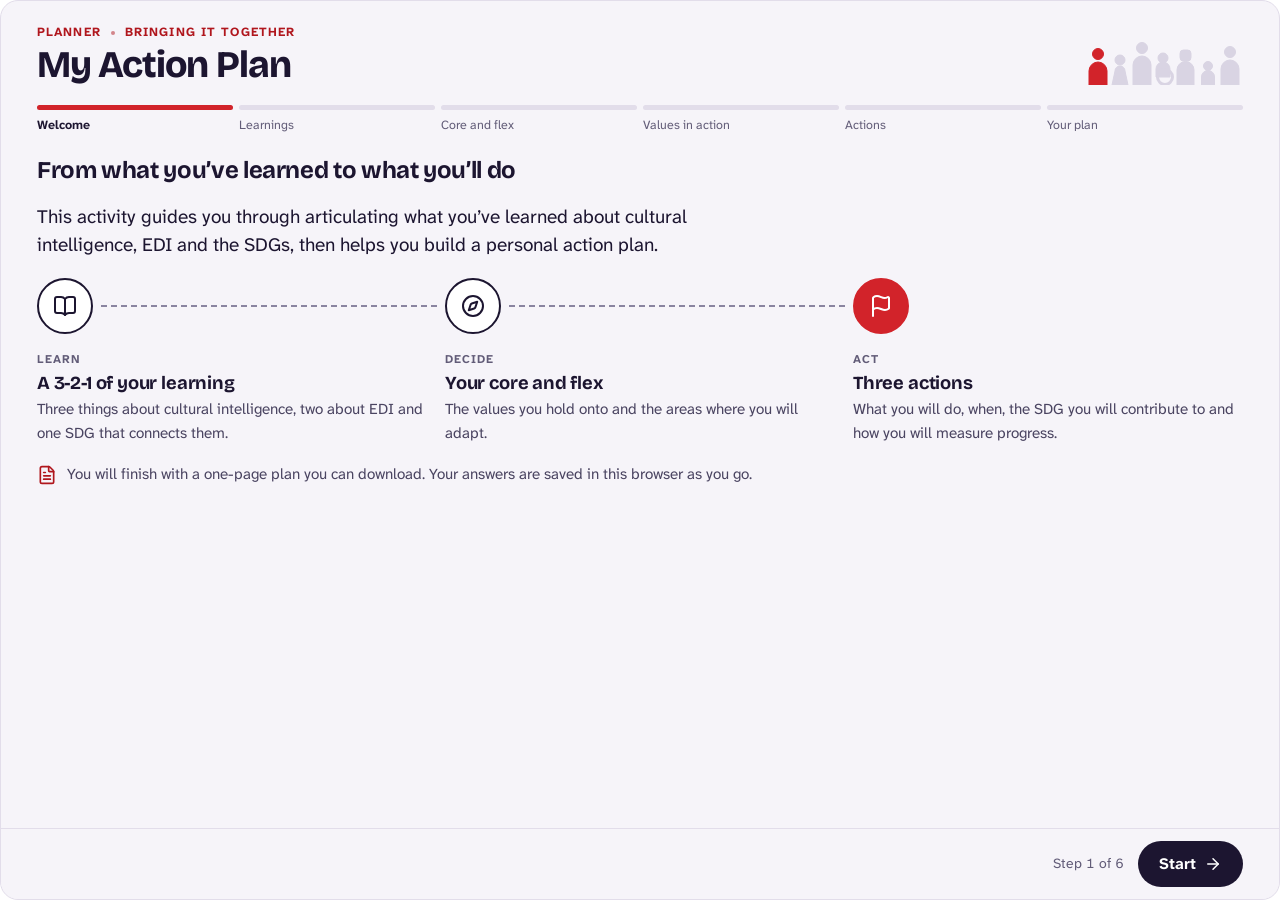
<file: page5/index.html>
<!doctype html>
<html lang="en-GB">
<head>
  <meta charset="utf-8">
  <meta name="viewport" content="width=device-width, initial-scale=1">
  <title>My Action Plan</title>
  <link rel="preload" href="../assets/fonts/bricolage-grotesque-latin-opsz-normal.woff2" as="font" type="font/woff2" crossorigin>
  <link rel="preload" href="../assets/fonts/atkinson-hyperlegible-next-latin-wght-normal.woff2" as="font" type="font/woff2" crossorigin>
  <link rel="stylesheet" href="../assets/ich.css">
  <style>
    body { --accent: var(--brand); --accent-ink: var(--brand-ink); --accent-tint: var(--brand-tint); }

    /* Welcome: the route */
    .route { list-style: none; margin: 0; padding: 0; display: grid; gap: 0; position: relative; }
    .route li { position: relative; display: grid; grid-template-columns: 56px minmax(0, 1fr); gap: 4px 16px; align-items: start; align-content: start; padding-bottom: 22px; }
    .route li:last-child { padding-bottom: 0; }
    .route li::before { content: ""; position: absolute; left: 27px; top: 58px; bottom: 2px; border-left: 2px dashed var(--line-strong); }
    .route li:last-child::before { display: none; }
    .stop { width: 56px; height: 56px; border-radius: 50%; display: grid; place-items: center; background: var(--paper); border: 2px solid var(--ink); color: var(--ink); grid-row: span 2; }
    .stop svg { width: 24px; height: 24px; }
    .route li:nth-child(3) .stop { background: var(--brand); border-color: var(--brand); color: #fff; }
    .stop-k { font-size: .74rem; font-weight: 700; letter-spacing: .09em; text-transform: uppercase; color: var(--ink-3); padding-top: 6px; }
    .stop-t { font-family: var(--font-display); font-size: 1.15rem; font-weight: 700; letter-spacing: -.01em; line-height: 1.2; }
    .stop-d { grid-column: 2; font-size: .95rem; color: var(--ink-2); }
    @media (min-width: 640px) {
      .route { grid-template-columns: repeat(3, minmax(0, 1fr)); gap: 18px; }
      .route li { grid-template-columns: minmax(0, 1fr); padding-bottom: 0; }
      .route li::before { left: 64px; right: -10px; top: 27px; bottom: auto; border-left: 0; border-top: 2px dashed var(--line-strong); }
      .stop { grid-row: auto; margin-bottom: 6px; }
      .stop-d { grid-column: 1; }
    }
    .finish-note { display: flex; gap: 10px; align-items: center; font-size: .95rem; color: var(--ink-2); }
    .finish-note svg { width: 20px; height: 20px; color: var(--brand-ink); flex: none; }

    /* Learnings: 3-2-1 pyramid */
    .two-col { display: grid; gap: 22px; align-items: start; }
    @media (min-width: 700px) { .two-col { grid-template-columns: 210px minmax(0, 1fr); gap: 30px; } }
    .pyramid-wrap { display: grid; justify-items: center; gap: 10px; }
    @media (min-width: 700px) { .pyramid-wrap { position: sticky; top: 16px; } }
    .pyramid { display: grid; gap: 6px; justify-items: center; }
    .tier { display: flex; gap: 6px; }
    .blk {
      width: 54px; height: 38px; border-radius: 7px; border: 1.5px dashed var(--line-strong); background: var(--paper);
      display: grid; place-items: center; font-family: var(--font-display); font-weight: 750; font-size: 1rem; color: var(--ink-3);
      transition: background .3s var(--ease), border-color .3s var(--ease), color .3s var(--ease), transform .3s var(--ease);
    }
    .blk.on { border-style: solid; border-color: transparent; background: var(--c); color: var(--t, #fff); transform: translateY(-2px); }
    .blk[data-blk="sdg1"] { width: auto; min-width: 54px; padding: 0 10px; white-space: nowrap; }
    .tier-keys { display: grid; gap: 4px; font-size: .82rem; color: var(--ink-2); }
    .tier-keys span { display: flex; gap: 8px; align-items: center; }
    .tier-keys i, .tier-keys b { width: 10px; height: 10px; border-radius: 3px; background: var(--c); display: inline-block; }
    .done-count { font-size: .86rem; font-weight: 700; color: var(--ink-2); font-variant-numeric: tabular-nums; }
    .group { border: 0; margin: 0; padding: 0; display: grid; gap: 8px; min-width: 0; }
    .group legend { font-weight: 700; padding: 0; margin-bottom: 8px; line-height: 1.35; }
    .numbered { display: grid; grid-template-columns: 30px minmax(0, 1fr); gap: 10px; align-items: center; }
    .num {
      width: 30px; height: 30px; border-radius: 50%; display: grid; place-items: center;
      font-family: var(--font-display); font-weight: 750; font-size: .95rem; background: var(--tint); color: var(--ink-2);
    }
    .fields { display: grid; gap: 22px; min-width: 0; }

    /* SDG select with swatch */
    .sdg-pick { display: grid; grid-template-columns: 46px minmax(0, 1fr); gap: 10px; align-items: center; max-width: 520px; }
    .swatch {
      width: 46px; height: 46px; border-radius: 9px; display: grid; place-items: center;
      font-family: var(--font-display); font-weight: 750; font-size: 1.15rem;
      background: var(--c, transparent); color: var(--t, var(--ink-3));
      border: 1.5px dashed var(--line-strong); transition: background .3s var(--ease);
    }
    .swatch.on { border: 0; }
    .select {
      appearance: none; -webkit-appearance: none; cursor: pointer; padding-right: 40px;
      background-image: url("data:image/svg+xml,%3Csvg xmlns='http://www.w3.org/2000/svg' width='18' height='18' viewBox='0 0 24 24' fill='none' stroke='%231c1530' stroke-width='2' stroke-linecap='round' stroke-linejoin='round'%3E%3Cpath d='m6 9 6 6 6-6'/%3E%3C/svg%3E");
      background-repeat: no-repeat; background-position: right 12px center;
    }

    /* Core and flex diagram */
    .cf-diagram { position: relative; width: 210px; height: 210px; margin: 0 auto; }
    .cf-ring {
      position: absolute; inset: 0; border-radius: 50%; border: 2px dashed var(--ink-2); background: var(--paper);
      display: grid; grid-template-rows: 1fr auto 1fr; justify-items: center; align-items: center;
    }
    .cf-flex { font-size: .78rem; font-weight: 700; line-height: 1.2; color: var(--ink); text-align: center; max-width: 130px; padding: 0 4px; overflow: hidden; display: -webkit-box; -webkit-line-clamp: 2; -webkit-box-orient: vertical; overflow-wrap: anywhere; }
    .cf-flex.empty, .cf-core-v.empty { opacity: .55; font-weight: 600; }
    .cf-core {
      width: 118px; height: 118px; border-radius: 50%; background: var(--brand); color: #fff;
      display: grid; align-content: center; justify-items: center; gap: 4px; padding: 10px; text-align: center;
    }
    .cf-core-k, .cf-flex-k { font-size: .66rem; font-weight: 700; letter-spacing: .1em; text-transform: uppercase; }
    .cf-core-k { opacity: .85; }
    .cf-flex-k { color: var(--ink-3); }
    .cf-top, .cf-bottom { display: grid; justify-items: center; gap: 2px; }
    .cf-top { align-self: end; padding-bottom: 6px; }
    .cf-bottom { align-self: start; padding-top: 6px; }
    .cf-core-v { font-size: .78rem; font-weight: 700; line-height: 1.15; max-width: 98px; overflow: hidden; display: -webkit-box; -webkit-line-clamp: 2; -webkit-box-orient: vertical; overflow-wrap: anywhere; }
    .cf-caption { text-align: center; font-size: .82rem; color: var(--ink-3); margin-top: 10px; }

    /* Values in action */
    .va { display: grid; gap: 14px; }
    @media (min-width: 640px) { .va { grid-template-columns: repeat(2, minmax(0, 1fr)); } }
    .va-card { display: grid; gap: 8px; align-content: start; padding: 16px; border-radius: var(--radius); background: var(--paper); min-width: 0; }
    .va-card.core { border: 2px solid var(--brand); }
    .va-card.flex { border: 2px dashed var(--line-strong); }
    .va-head { display: flex; gap: 10px; align-items: center; }
    .va-card .textarea { min-height: 120px; }

    /* Actions */
    .actions { display: grid; gap: 10px; }
    .act { display: grid; grid-template-columns: 40px minmax(0, 1fr); gap: 10px 14px; align-items: start; padding: 14px; border-radius: var(--radius); background: var(--paper); border: 1px solid var(--line); }
    .act-n { font-family: var(--font-display); font-size: 1.9rem; font-weight: 750; line-height: 1; color: var(--brand); text-align: center; padding-top: 4px; }
    .act-body { display: grid; gap: 10px; min-width: 0; }
    .act .seg legend { font-weight: 600; font-size: .86rem; color: var(--ink-3); margin-bottom: 6px; }
    .act .seg-opts label { min-height: 38px; font-size: .86rem; }
    @media (min-width: 720px) {
      .act { padding: 12px 14px; }
      .act-body { grid-template-columns: minmax(0, 1fr) 290px; gap: 14px; align-items: end; }
      .act .seg legend { margin-bottom: 4px; }
      .act .seg-opts label { min-height: 48px; }
      .act .field .label { font-size: .86rem; font-weight: 600; color: var(--ink-3); }
    }

    /* Plan sheet */
    .plan { background: var(--paper); border: 1px solid var(--line); border-radius: var(--radius); overflow: hidden; }
    .plan-head { display: flex; flex-wrap: wrap; justify-content: space-between; align-items: baseline; gap: 4px 16px; padding: 18px 20px 14px; background: var(--ink); color: #fff; }
    .plan-head h3 { margin: 0; font-family: var(--font-display); font-size: 1.35rem; letter-spacing: -.015em; }
    .plan-head span { font-size: .86rem; opacity: .85; }
    .plan-sec { padding: 16px 20px; border-top: 1px solid var(--line); display: grid; gap: 10px; }
    .plan-sec:first-of-type { border-top: 0; }
    .plan-k { font-size: .74rem; font-weight: 700; letter-spacing: .09em; text-transform: uppercase; color: var(--ink-3); }
    .plan-cols { display: grid; gap: 14px; }
    @media (min-width: 640px) { .plan-cols { grid-template-columns: repeat(3, minmax(0, 1fr)); } .plan-cols.two { grid-template-columns: repeat(2, minmax(0, 1fr)); } }
    .plan-cols > div { display: grid; gap: 6px; align-content: start; min-width: 0; }
    .plan-sub { font-weight: 700; font-size: .92rem; }
    .plan ol { margin: 0; padding-left: 1.2em; display: grid; gap: 4px; font-size: .95rem; }
    .plan p, .plan li { overflow-wrap: anywhere; white-space: pre-wrap; }
    .plan .empty { color: var(--ink-3); font-style: italic; font-size: .92rem; }
    .pchips { display: flex; flex-wrap: wrap; gap: 6px; }
    .pchip { justify-self: start; display: inline-flex; align-items: center; gap: 6px; padding: 4px 11px; border-radius: 999px; font-size: .86rem; font-weight: 700; overflow-wrap: anywhere; }
    .pchip.core { background: var(--brand); color: #fff; }
    .pchip.flex { border: 1.5px dashed var(--ink-2); color: var(--ink); }
    .pchip.sdg { background: var(--c); color: var(--t); }
    .timeline { display: grid; gap: 10px; }
    @media (min-width: 640px) { .timeline { grid-template-columns: repeat(3, minmax(0, 1fr)); } }
    .tl-col { display: grid; gap: 6px; align-content: start; padding: 10px 12px; border-radius: 10px; background: var(--panel); min-width: 0; }
    .tl-col h4 { margin: 0; font-size: .82rem; font-weight: 700; display: flex; gap: 6px; align-items: center; color: var(--ink-2); }
    .tl-col h4 svg { width: 15px; height: 15px; }
    .tl-col ul { margin: 0; padding: 0; list-style: none; display: grid; gap: 6px; }
    .tl-col li { font-size: .92rem; padding: 6px 9px; background: var(--paper); border-radius: 7px; border: 1px solid var(--line); }
  </style>
</head>
<body>
  <div class="app">
    <header class="app-head">
      <div>
        <p class="eyebrow"><span>Planner</span><span class="dot" aria-hidden="true"></span><span>Bringing it together</span></p>
        <h1 class="app-title">My Action Plan</h1>
      </div>
      <svg class="crowd" data-crowd aria-hidden="true"></svg>
      <nav class="progress" aria-label="Activity progress"><ol></ol></nav>
    </header>

    <main class="app-body">
      <!-- Welcome -->
      <section class="step" data-step="welcome" data-label="Welcome" aria-labelledby="t0">
        <h2 class="step-title" id="t0">From what you’ve learned to what you’ll do</h2>
        <p class="lede">This activity guides you through articulating what you’ve learned about cultural intelligence, EDI and the SDGs, then helps you build a personal action plan.</p>
        <ol class="route">
          <li><span class="stop"><i data-icon="book-open"></i></span><span class="stop-k">Learn</span><span class="stop-t">A 3-2-1 of your learning</span><span class="stop-d">Three things about cultural intelligence, two about EDI and one SDG that connects them.</span></li>
          <li><span class="stop"><i data-icon="compass"></i></span><span class="stop-k">Decide</span><span class="stop-t">Your core and flex</span><span class="stop-d">The values you hold onto and the areas where you will adapt.</span></li>
          <li><span class="stop"><i data-icon="flag"></i></span><span class="stop-k">Act</span><span class="stop-t">Three actions</span><span class="stop-d">What you will do, when, the SDG you will contribute to and how you will measure progress.</span></li>
        </ol>
        <p class="finish-note"><i data-icon="file-text"></i><span>You will finish with a one-page plan you can download. Your answers are saved in this browser as you go.</span></p>
      </section>

      <!-- Learnings -->
      <section class="step" data-step="learn" data-label="Learnings" aria-labelledby="t1" hidden>
        <h2 class="step-title" id="t1">What have you learned?</h2>
        <p class="prose">Capture a quick 3-2-1. Short phrases are fine.</p>
        <div class="two-col">
          <div class="pyramid-wrap" aria-hidden="true">
            <div class="pyramid">
              <div class="tier"><span class="blk" data-blk="sdg1">1</span></div>
              <div class="tier"><span class="blk" data-blk="edi1" style="--c: var(--teal)">2</span><span class="blk" data-blk="edi2" style="--c: var(--teal)">2</span></div>
              <div class="tier"><span class="blk" data-blk="ci1" style="--c: var(--blue)">3</span><span class="blk" data-blk="ci2" style="--c: var(--blue)">3</span><span class="blk" data-blk="ci3" style="--c: var(--blue)">3</span></div>
            </div>
            <div class="tier-keys">
              <span><i style="--c: var(--blue)"></i>3 · Cultural intelligence</span>
              <span><i style="--c: var(--teal)"></i>2 · EDI</span>
              <span><i style="--c: var(--gold)"></i>1 · SDG that connects both</span>
            </div>
            <p class="done-count" id="doneCount"></p>
          </div>
          <div class="fields">
            <fieldset class="group">
              <legend>3 things you learned about cultural intelligence</legend>
              <div class="numbered"><span class="num" aria-hidden="true">1</span><input class="input" type="text" id="ci1" data-key="ci1" aria-label="Cultural intelligence, learning 1" maxlength="160"></div>
              <div class="numbered"><span class="num" aria-hidden="true">2</span><input class="input" type="text" id="ci2" data-key="ci2" aria-label="Cultural intelligence, learning 2" maxlength="160"></div>
              <div class="numbered"><span class="num" aria-hidden="true">3</span><input class="input" type="text" id="ci3" data-key="ci3" aria-label="Cultural intelligence, learning 3" maxlength="160"></div>
            </fieldset>
            <fieldset class="group">
              <legend>2 things you learned about EDI</legend>
              <div class="numbered"><span class="num" aria-hidden="true">1</span><input class="input" type="text" id="edi1" data-key="edi1" aria-label="EDI, learning 1" maxlength="160"></div>
              <div class="numbered"><span class="num" aria-hidden="true">2</span><input class="input" type="text" id="edi2" data-key="edi2" aria-label="EDI, learning 2" maxlength="160"></div>
            </fieldset>
            <div class="field">
              <label class="label" for="sdg1">1 SDG that connects both</label>
              <div class="sdg-pick"><span class="swatch" data-swatch="sdg1" aria-hidden="true"></span><select class="input select" id="sdg1" data-key="sdg1" data-sdg></select></div>
            </div>
          </div>
        </div>
      </section>

      <!-- Core and flex -->
      <section class="step" data-step="coreflex" data-label="Core and flex" aria-labelledby="t2" hidden>
        <h2 class="step-title" id="t2">Your core and flex</h2>
        <p class="prose">Core values are the non-negotiables you hold onto in any team or culture. Flexibility areas are where you adapt your style so others can contribute.</p>
        <div class="two-col">
          <div aria-hidden="true">
            <div class="cf-diagram">
              <div class="cf-ring">
                <div class="cf-top"><span class="cf-flex-k">Flex</span><span class="cf-flex" data-show="flex1"></span></div>
                <div class="cf-core">
                  <span class="cf-core-k">Core</span>
                  <span class="cf-core-v" data-show="core1"></span>
                  <span class="cf-core-v" data-show="core2"></span>
                </div>
                <div class="cf-bottom"><span class="cf-flex" data-show="flex2"></span></div>
              </div>
            </div>
            <p class="cf-caption">Solid at the centre, flexible at the edge</p>
          </div>
          <div class="fields">
            <div class="grid-2">
              <fieldset class="group">
                <legend>2 core values</legend>
                <div class="numbered"><span class="num" aria-hidden="true">1</span><input class="input" type="text" id="core1" data-key="core1" aria-label="Core value 1" placeholder="e.g. Respect" maxlength="60"></div>
                <div class="numbered"><span class="num" aria-hidden="true">2</span><input class="input" type="text" id="core2" data-key="core2" aria-label="Core value 2" placeholder="e.g. Fairness" maxlength="60"></div>
              </fieldset>
              <fieldset class="group">
                <legend>2 flexibility areas</legend>
                <div class="numbered"><span class="num" aria-hidden="true">1</span><input class="input" type="text" id="flex1" data-key="flex1" aria-label="Flexibility area 1" placeholder="e.g. Pace of meetings" maxlength="60"></div>
                <div class="numbered"><span class="num" aria-hidden="true">2</span><input class="input" type="text" id="flex2" data-key="flex2" aria-label="Flexibility area 2" placeholder="e.g. How I give feedback" maxlength="60"></div>
              </fieldset>
            </div>
            <div class="field">
              <label class="label" for="relation">How do these relate to the SDGs?</label>
              <span class="hint" id="relHint">For example SDG 4 (Quality Education) or SDG 16 (Peace, Justice and Strong Institutions).</span>
              <textarea class="textarea" id="relation" data-key="relation" rows="3" aria-describedby="relHint" placeholder="Explain how these relate..."></textarea>
            </div>
          </div>
        </div>
      </section>

      <!-- Values in action -->
      <section class="step" data-step="values" data-label="Values in action" aria-labelledby="t3" hidden>
        <h2 class="step-title" id="t3">Put your values into action</h2>
        <p class="callout" id="carried" hidden><i data-icon="info"></i><span>We’ve carried over your answers from the previous step. Add how you’ll put them into practice.</span></p>
        <div class="va">
          <div class="va-card core">
            <div class="va-head"><span class="ico sm"><i data-icon="shield-check"></i></span><label class="label" for="planCore">My core values</label></div>
            <span class="hint" id="pcHint">What will you hold onto, whatever the setting?</span>
            <textarea class="textarea" id="planCore" data-key="planCore" rows="4" aria-describedby="pcHint" placeholder="List your core values..."></textarea>
          </div>
          <div class="va-card flex">
            <div class="va-head"><span class="ico sm"><i data-icon="repeat"></i></span><label class="label" for="planFlex">Where I will flex</label></div>
            <span class="hint" id="pfHint">Where will you adapt, and how will you do it?</span>
            <textarea class="textarea" id="planFlex" data-key="planFlex" rows="4" aria-describedby="pfHint" placeholder="List flexibility areas..."></textarea>
          </div>
        </div>
        <p class="status" id="saveStatus3" role="status"></p>
      </section>

      <!-- Actions -->
      <section class="step" data-step="actions" data-label="Actions" aria-labelledby="t4" hidden>
        <h2 class="step-title" id="t4">Three actions to support EDI</h2>
        <div class="actions" id="actions"></div>
        <div class="field">
          <label class="label" for="planSdg">1 SDG I will contribute to</label>
          <div class="sdg-pick"><span class="swatch" data-swatch="planSdg" aria-hidden="true"></span><select class="input select" id="planSdg" data-key="planSdg" data-sdg></select></div>
        </div>
        <div class="field">
          <label class="label" for="progress">How I will measure my progress</label>
          <textarea class="textarea" id="progress" data-key="progress" rows="3" placeholder="e.g. By the end of term, I will have..."></textarea>
        </div>
        <p class="status" id="saveStatus4" role="status"></p>
      </section>

      <!-- Plan -->
      <section class="step" data-step="plan" data-label="Your plan" aria-labelledby="t5" hidden>
        <h2 class="step-title" id="t5">Your action plan</h2>
        <div class="plan" id="plan"></div>
        <div class="row">
          <button class="btn btn-accent" type="button" id="download"><i data-icon="download"></i><span>Download my plan</span></button>
          <button class="btn btn-secondary" type="button" id="copy"><i data-icon="copy"></i><span>Copy text</span></button>
          <span class="status" id="outStatus" role="status"></span>
        </div>
        <div class="confirm" id="clearArea">
          <button class="btn btn-quiet btn-sm" type="button" id="clear">Clear my answers</button>
        </div>
      </section>
    </main>

    <footer class="app-foot">
      <button class="btn btn-quiet" type="button" data-nav="back"><i data-icon="arrow-left"></i><span>Back</span></button>
      <span class="spacer"></span>
      <span class="count" data-count></span>
      <button class="btn btn-primary" type="button" data-nav="next"><span>Continue</span></button>
      <p class="nudge" data-nudge role="status"></p>
    </footer>
  </div>

  <script src="../assets/ich.js"></script>
  <script>
  (function () {
    var store = ICH.store("page5");

    var SDGS = [
      [1, "No Poverty", "#E5243B", "#fff"], [2, "Zero Hunger", "#DDA63A", "#1c1530"],
      [3, "Good Health and Well-being", "#4C9F38", "#1c1530"], [4, "Quality Education", "#C5192D", "#fff"],
      [5, "Gender Equality", "#FF3A21", "#1c1530"], [6, "Clean Water and Sanitation", "#26BDE2", "#1c1530"],
      [7, "Affordable and Clean Energy", "#FCC30B", "#1c1530"], [8, "Decent Work and Economic Growth", "#A21942", "#fff"],
      [9, "Industry, Innovation and Infrastructure", "#FD6925", "#1c1530"], [10, "Reduced Inequalities", "#DD1367", "#fff"],
      [11, "Sustainable Cities and Communities", "#FD9D24", "#1c1530"], [12, "Responsible Consumption and Production", "#BF8B2E", "#1c1530"],
      [13, "Climate Action", "#3F7E44", "#fff"], [14, "Life Below Water", "#0A97D9", "#1c1530"],
      [15, "Life on Land", "#56C02B", "#1c1530"], [16, "Peace, Justice and Strong Institutions", "#00689D", "#fff"],
      [17, "Partnerships for the Goals", "#19486A", "#fff"]
    ];
    var TIMEFRAMES = ["This week", "This term", "This year"];

    var state = store.get("state", {}) || {};
    function save() { store.set("state", state); }
    function val(k) { return (state[k] || "").trim(); }

    function sdgLabel(v) {
      if (v === "unsure") return "Not sure yet";
      var g = SDGS[+v - 1];
      return g ? "SDG " + g[0] + ": " + g[1] : "";
    }

    // ---------- Build repeated controls ----------
    var options = '<option value="">Choose a goal</option>' + SDGS.map(function (g) {
      return '<option value="' + g[0] + '">SDG ' + g[0] + ": " + g[1] + "</option>";
    }).join("") + '<option value="unsure">Not sure yet</option>';
    document.querySelectorAll("select[data-sdg]").forEach(function (s) { s.innerHTML = options; });

    document.getElementById("actions").innerHTML = [1, 2, 3].map(function (i) {
      return '<div class="act"><span class="act-n" aria-hidden="true">' + i + '</span><div class="act-body">' +
        '<div class="field"><label class="label" for="action' + i + '">Action ' + i + '</label>' +
        '<input class="input" type="text" id="action' + i + '" data-key="action' + i + '" maxlength="200" placeholder="' +
        ["e.g. Invite quieter teammates to share ideas first", "e.g. Learn how to pronounce everyone’s name", "e.g. Join a student network or EDI event"][i - 1] + '"></div>' +
        '<fieldset class="seg"><legend>When will you do this?</legend><div class="seg-opts">' +
        TIMEFRAMES.map(function (t) {
          return '<label><input type="radio" name="tf' + i + '" data-key="tf' + i + '" value="' + t + '">' + t + "</label>";
        }).join("") + "</div></fieldset></div></div>";
    }).join("");

    // ---------- Bind every field to state ----------
    var saveTimer;
    var statuses = [document.getElementById("saveStatus3"), document.getElementById("saveStatus4")];
    function bind() {
      document.querySelectorAll("[data-key]").forEach(function (el) {
        var k = el.dataset.key;
        if (el.type === "radio") {
          el.checked = state[k] === el.value;
          el.addEventListener("change", function () { if (el.checked) { state[k] = el.value; save(); } });
          return;
        }
        el.value = state[k] || "";
        var evt = el.tagName === "SELECT" ? "change" : "input";
        el.addEventListener(evt, function () {
          state[k] = el.value;
          paint();
          clearTimeout(saveTimer);
          saveTimer = setTimeout(function () {
            save();
            statuses.forEach(function (s) { s.textContent = "Saved in this browser"; });
          }, 400);
        });
      });
    }

    // ---------- Live visuals ----------
    function paintSwatch(key) {
      var sw = document.querySelector('[data-swatch="' + key + '"]');
      var v = state[key];
      var g = SDGS[+v - 1];
      sw.classList.toggle("on", !!g);
      if (g) { sw.style.setProperty("--c", g[2]); sw.style.setProperty("--t", g[3]); sw.textContent = g[0]; }
      else { sw.style.removeProperty("--c"); sw.style.removeProperty("--t"); sw.textContent = v === "unsure" ? "?" : ""; }
    }
    function paint() {
      var keys = ["ci1", "ci2", "ci3", "edi1", "edi2", "sdg1"];
      var done = 0;
      keys.forEach(function (k) {
        var on = !!val(k);
        if (on) done++;
        var b = document.querySelector('[data-blk="' + k + '"]');
        b.classList.toggle("on", on);
      });
      var top = document.querySelector('[data-blk="sdg1"]');
      var g = SDGS[+state.sdg1 - 1];
      top.style.setProperty("--c", g ? g[2] : "var(--gold)");
      top.style.setProperty("--t", g ? g[3] : "var(--ink)");
      top.textContent = g ? "SDG " + g[0] : "1";
      document.getElementById("doneCount").textContent = done + " of 6 filled in";
      paintSwatch("sdg1"); paintSwatch("planSdg");
      document.querySelectorAll("[data-show]").forEach(function (el) {
        var k = el.dataset.show, v = val(k);
        el.textContent = v || (k.indexOf("core") === 0 ? "Core value" : "Flex area");
        el.classList.toggle("empty", !v);
      });
    }

    // ---------- Values in action: carry answers over ----------
    function carryOver() {
      var carried = false;
      if (!val("planCore") && (val("core1") || val("core2"))) {
        state.planCore = [val("core1"), val("core2")].filter(Boolean).join(", ");
        document.getElementById("planCore").value = state.planCore; carried = true;
      }
      if (!val("planFlex") && (val("flex1") || val("flex2"))) {
        state.planFlex = [val("flex1"), val("flex2")].filter(Boolean).join(", ");
        document.getElementById("planFlex").value = state.planFlex; carried = true;
      }
      if (carried) save();
      document.getElementById("carried").hidden = !carried;
    }

    // ---------- Plan sheet ----------
    function txt(v, empty) { return v ? ICH.esc(v) : '<span class="empty">' + (empty || "Not answered yet") + "</span>"; }
    function list(keys) {
      var items = keys.map(val).filter(Boolean);
      return items.length ? "<ol>" + items.map(function (v) { return "<li>" + ICH.esc(v) + "</li>"; }).join("") + "</ol>" : '<p class="empty">Not answered yet</p>';
    }
    function sdgChip(v) {
      var g = SDGS[+v - 1];
      if (g) return '<span class="pchip sdg" style="--c:' + g[2] + ";--t:" + g[3] + '">SDG ' + g[0] + ": " + ICH.esc(g[1]) + "</span>";
      return v === "unsure" ? '<span class="pchip flex">Not sure yet</span>' : '<span class="empty">Not chosen yet</span>';
    }
    function chips(keys, cls) {
      var items = keys.map(val).filter(Boolean);
      return items.length ? '<div class="pchips">' + items.map(function (v) { return '<span class="pchip ' + cls + '">' + ICH.esc(v) + "</span>"; }).join("") + "</div>" : '<p class="empty">Not answered yet</p>';
    }
    function renderPlan() {
      var cols = { "This week": [], "This term": [], "This year": [], "": [] };
      [1, 2, 3].forEach(function (i) {
        var a = val("action" + i);
        if (a) (cols[state["tf" + i] || ""] || cols[""]).push(a);
      });
      function col(name, icon, items) {
        return '<div class="tl-col"><h4>' + ICH.icon(icon) + name + "</h4>" +
          (items.length ? "<ul>" + items.map(function (a) { return "<li>" + ICH.esc(a) + "</li>"; }).join("") + "</ul>" : '<p class="empty">Nothing yet</p>') + "</div>";
      }
      var undated = cols[""].length ? '<p class="small muted">No timeframe yet: ' + cols[""].map(ICH.esc).join("; ") + "</p>" : "";
      document.getElementById("plan").innerHTML =
        '<div class="plan-head"><h3>My action plan</h3><span>' + ICH.dateStamp() + "</span></div>" +
        '<div class="plan-sec"><span class="plan-k">1. What I learned</span><div class="plan-cols">' +
          '<div><span class="plan-sub">Cultural intelligence</span>' + list(["ci1", "ci2", "ci3"]) + "</div>" +
          '<div><span class="plan-sub">EDI</span>' + list(["edi1", "edi2"]) + "</div>" +
          '<div><span class="plan-sub">SDG connection</span>' + sdgChip(state.sdg1) + "</div></div></div>" +
        '<div class="plan-sec"><span class="plan-k">2. Core and flex</span><div class="plan-cols">' +
          '<div><span class="plan-sub">Core values</span>' + chips(["core1", "core2"], "core") + "</div>" +
          '<div><span class="plan-sub">Flexibility areas</span>' + chips(["flex1", "flex2"], "flex") + "</div>" +
          '<div><span class="plan-sub">Relation to the SDGs</span><p>' + txt(val("relation")) + "</p></div></div></div>" +
        '<div class="plan-sec"><span class="plan-k">3. Values in action</span><div class="plan-cols two">' +
          '<div><span class="plan-sub">My core values</span><p>' + txt(val("planCore")) + "</p></div>" +
          '<div><span class="plan-sub">Where I will flex</span><p>' + txt(val("planFlex")) + "</p></div></div></div>" +
        '<div class="plan-sec"><span class="plan-k">4. Actions to support EDI</span><div class="timeline">' +
          col("This week", "calendar-check", cols["This week"]) + col("This term", "calendar", cols["This term"]) + col("This year", "flag", cols["This year"]) +
          "</div>" + undated +
          '<div class="plan-cols two"><div><span class="plan-sub">SDG I will contribute to</span>' + sdgChip(state.planSdg) + "</div>" +
          '<div><span class="plan-sub">How I will measure my progress</span><p>' + txt(val("progress")) + "</p></div></div></div>";
    }
    function exportText() {
      function lines(keys) {
        var items = keys.map(val).filter(Boolean);
        return items.length ? items.map(function (v, k) { return (k + 1) + ". " + v; }).join("\n") : "(not answered)";
      }
      var acts = [1, 2, 3].map(function (i) { var a = val("action" + i); return a ? a + (state["tf" + i] ? " (" + state["tf" + i] + ")" : "") : ""; }).filter(Boolean);
      return "MY ACTION PLAN\n" + ICH.dateStamp() + "\n\n" +
        "1. LEARNINGS\n" +
        "Learnings - Cultural Intelligence:\n" + lines(["ci1", "ci2", "ci3"]) + "\n\n" +
        "Learnings - EDI:\n" + lines(["edi1", "edi2"]) + "\n\n" +
        "SDG connection:\n" + (sdgLabel(state.sdg1) || "(not chosen)") + "\n\n" +
        "2. CORE AND FLEX MODEL\n" +
        "Core values:\n" + lines(["core1", "core2"]) + "\n" +
        "Flexibility areas:\n" + lines(["flex1", "flex2"]) + "\n\n" +
        "Relation to SDGs:\n" + (val("relation") || "(not answered)") + "\n\n" +
        "3. ACTION PLAN - PART 1\n" +
        "My core values:\n" + (val("planCore") || "(not answered)") + "\n" +
        "Where I will flex:\n" + (val("planFlex") || "(not answered)") + "\n\n" +
        "4. ACTION PLAN - PART 2\n" +
        "Actions to support EDI:\n" + (acts.length ? acts.map(function (a, k) { return (k + 1) + ". " + a; }).join("\n") : "(not answered)") + "\n\n" +
        "SDG I will contribute to:\n" + (sdgLabel(state.planSdg) || "(not chosen)") + "\n\n" +
        "Progress measures:\n" + (val("progress") || "(not answered)") + "\n";
    }

    var outStatus = document.getElementById("outStatus");
    document.getElementById("download").addEventListener("click", function () {
      ICH.download("action_plan_responses.txt", exportText());
      outStatus.textContent = "Download started";
    });
    document.getElementById("copy").addEventListener("click", function () {
      ICH.copy(exportText()).then(function (ok) { outStatus.textContent = ok ? "Copied to clipboard" : "Copy did not work here. Use Download instead."; });
    });

    var clearArea = document.getElementById("clearArea");
    clearArea.addEventListener("click", function (e) {
      var btn = e.target.closest("button"); if (!btn) return;
      if (btn.id === "clear") {
        clearArea.innerHTML = '<span>Clear everything you entered in this activity?</span>' +
          '<button class="btn btn-secondary btn-sm" type="button" id="clearYes">Yes, clear</button>' +
          '<button class="btn btn-quiet btn-sm" type="button" id="clearNo">Keep my answers</button>';
        document.getElementById("clearNo").focus();
      } else if (btn.id === "clearYes") {
        state = {};
        store.remove("state");
        document.querySelectorAll("[data-key]").forEach(function (el) { if (el.type === "radio") el.checked = false; else el.value = ""; });
        paint(); renderPlan();
        resetClear();
        ICH.announce("Your answers have been cleared");
        flow.go(0);
      } else if (btn.id === "clearNo") {
        resetClear();
        document.getElementById("clear").focus();
      }
    });
    function resetClear() { clearArea.innerHTML = '<button class="btn btn-quiet btn-sm" type="button" id="clear">Clear my answers</button>'; }

    // ---------- Flow ----------
    bind();
    var flow = ICH.flow({
      steps: {
        welcome: { next: "Start" },
        values: { enter: carryOver },
        plan: { enter: renderPlan }
      }
    });
    paint();
  })();
  </script>
</body>
</html>
</file>
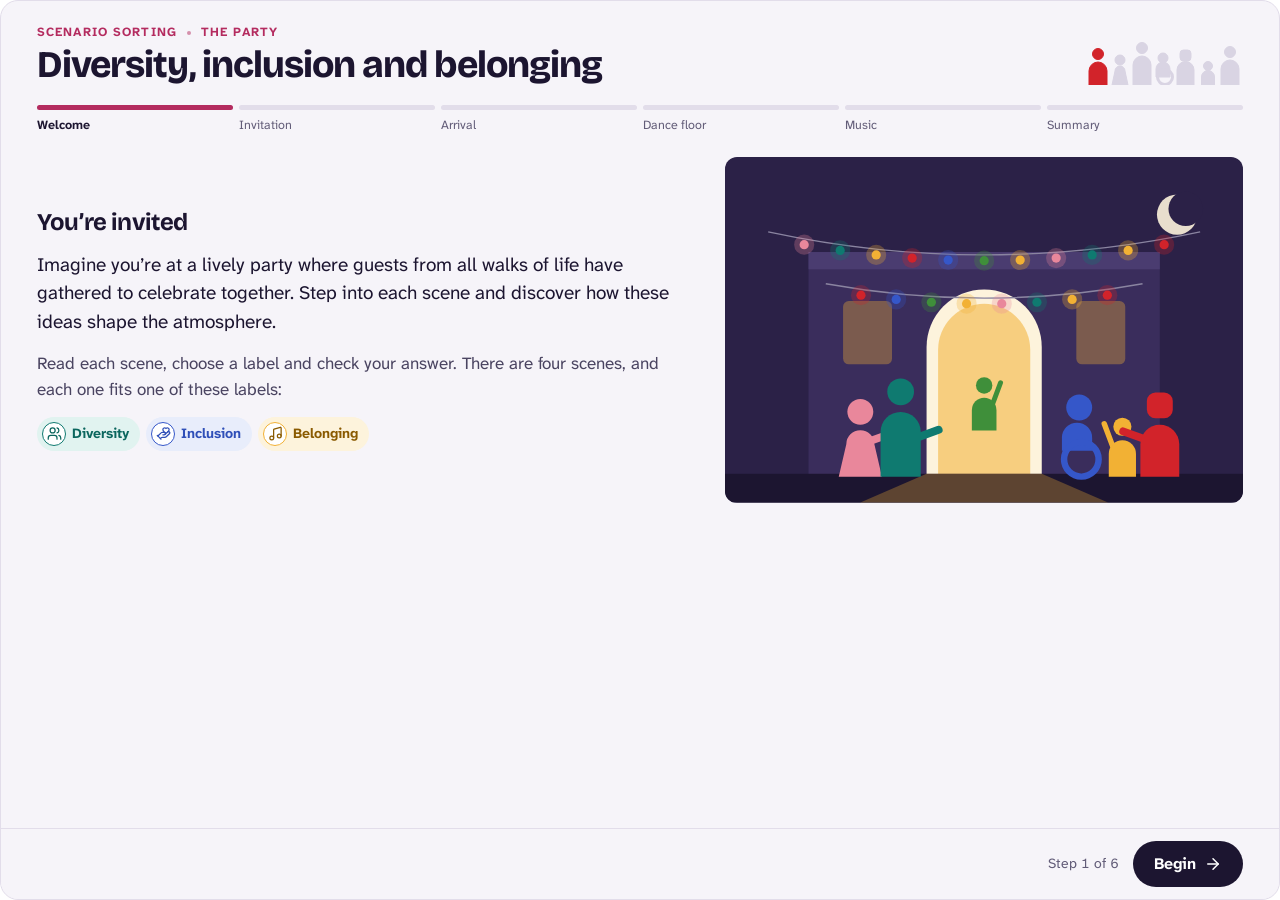
<file: page6/index.html>
<!doctype html>
<html lang="en-GB">
<head>
  <meta charset="utf-8">
  <meta name="viewport" content="width=device-width, initial-scale=1">
  <title>Diversity, Inclusion and Belonging</title>
  <link rel="preload" href="../assets/fonts/bricolage-grotesque-latin-opsz-normal.woff2" as="font" type="font/woff2" crossorigin>
  <link rel="preload" href="../assets/fonts/atkinson-hyperlegible-next-latin-wght-normal.woff2" as="font" type="font/woff2" crossorigin>
  <link rel="stylesheet" href="../assets/ich.css">
  <style>
    body {
      --accent: #b42b5f; --accent-ink: #b42b5f; --accent-tint: #fbe8ef;
      /* The three ideas keep one colour and icon each throughout */
      --div: #0f7a70; --div-ink: #0b665e; --div-tint: #e1f3f0;
      --inc: #3557c9; --inc-ink: #2f4fb8; --inc-tint: #e8edfb;
      --bel: #f2b134; --bel-ink: #8a5a00; --bel-tint: #fdf3dc;
    }
    [data-concept="Diversity"] { --c: var(--div); --c-ink: var(--div-ink); --c-tint: var(--div-tint); }
    [data-concept="Inclusion"] { --c: var(--inc); --c-ink: var(--inc-ink); --c-tint: var(--inc-tint); }
    [data-concept="Belonging"] { --c: var(--bel); --c-ink: var(--bel-ink); --c-tint: var(--bel-tint); }

    /* Illustration frame */
    .stage-art { position: relative; margin: 0; border-radius: var(--radius); overflow: hidden; background: var(--paper); border: 1px solid var(--line); }
    .stage-art svg { display: block; width: 100%; height: auto; }
    @media (max-width: 719px) { .stage-art svg { height: 184px; } }
    .stamp {
      position: absolute; top: 10px; right: 10px;
      display: inline-flex; align-items: center; gap: 6px;
      padding: 5px 12px 5px 8px; border-radius: 999px;
      background: var(--c-tint); color: var(--c-ink); border: 1.5px solid var(--c);
      font-weight: 700; font-size: .85rem; box-shadow: var(--shadow);
      animation: pop .45s var(--ease) both;
    }
    .stamp svg { width: 16px; height: 16px; }
    @keyframes pop { from { transform: scale(.6) rotate(-8deg); opacity: 0; } to { transform: none; opacity: 1; } }

    /* Welcome */
    .welcome { display: grid; gap: 18px; align-items: center; }
    @media (min-width: 720px) { .welcome { grid-template-columns: minmax(0, 1.12fr) minmax(0, .88fr); gap: 28px; } }
    .welcome .stage-art { border: 0; }
    @media (max-width: 719px) { .welcome .stage-art { order: -1; } }
    .welcome-text { display: grid; gap: 14px; align-content: start; min-width: 0; }
    .welcome-text .lede { font-size: var(--step-2); }
    .legend { list-style: none; margin: 0; padding: 0; display: flex; flex-wrap: wrap; gap: 6px; }
    .legend li, .cchip {
      display: inline-flex; align-items: center; gap: 6px;
      padding: 5px 11px 5px 5px; border-radius: 999px;
      background: var(--c-tint); color: var(--c-ink); font-weight: 700; font-size: .88rem; line-height: 1.2; white-space: nowrap;
    }
    .legend .dotico, .cchip .dotico {
      width: 24px; height: 24px; border-radius: 50%; display: grid; place-items: center;
      background: var(--paper); color: var(--c-ink); border: 1.5px solid var(--c);
    }
    .legend svg, .cchip svg { width: 15px; height: 15px; }
    .cchip { padding: 3px 10px 3px 4px; font-size: .84rem; }
    .cchip .dotico { width: 22px; height: 22px; }
    .cchip .dotico svg { width: 13px; height: 13px; }

    /* Scene layout: picture and story on the left, the decision on the right */
    .scene { display: grid; gap: 16px; }
    @media (min-width: 720px) { .scene { grid-template-columns: minmax(0, 1fr) minmax(0, 1fr); gap: 26px; align-items: start; } }
    .scene-view { display: grid; gap: 12px; min-width: 0; }
    .scene-desc { color: var(--ink-2); font-size: .97rem; line-height: 1.6; }
    .scene-task { display: grid; gap: 14px; min-width: 0; align-content: start; }
    .scene-q { font-family: var(--font-display); font-weight: 650; font-size: 1.12rem; line-height: 1.3; letter-spacing: -.005em; text-wrap: balance; }

    .opts { display: grid; grid-template-columns: repeat(3, minmax(0, 1fr)); gap: 8px; }
    .opt {
      appearance: none; position: relative; min-width: 0;
      display: grid; justify-items: center; gap: 7px;
      padding: 14px 6px 12px; border-radius: var(--radius);
      border: 1.5px solid var(--line); background: var(--paper); color: var(--ink);
      font-weight: 700; font-size: .95rem; line-height: 1.2; cursor: pointer; overflow: hidden;
      transition: border-color .2s var(--ease), background .2s var(--ease), box-shadow .2s var(--ease), opacity .2s var(--ease);
    }
    .opt::before { content: ""; position: absolute; inset: 0 0 auto; height: 5px; background: var(--c); }
    .opt .oico { width: 40px; height: 40px; border-radius: 50%; display: grid; place-items: center; background: var(--c-tint); color: var(--c-ink); }
    .opt .oico svg { width: 21px; height: 21px; }
    .opt:hover { border-color: var(--c); box-shadow: var(--shadow); }
    .opt[aria-pressed="true"] { border-color: var(--c-ink); background: var(--c-tint); box-shadow: inset 0 0 0 1.5px var(--c-ink); }
    .opt[aria-pressed="true"] .oico { background: var(--paper); }
    .opt .mark {
      position: absolute; top: 9px; right: 8px; width: 22px; height: 22px; border-radius: 50%;
      display: none; place-items: center; color: #fff;
    }
    .opt .mark svg { width: 14px; height: 14px; stroke-width: 3; }
    .opt[data-result="right"] .mark { display: grid; background: var(--leaf-ink); }
    .opt[data-result="wrong"] .mark { display: grid; background: var(--brand-ink); }
    .opts[data-locked="true"] .opt { cursor: default; }
    .opts[data-locked="true"] .opt:hover { box-shadow: none; }
    .opts[data-locked="true"] .opt:not([data-result]) { opacity: .5; }
    .opts[data-locked="true"] .opt:not([aria-pressed="true"]):hover { border-color: var(--line); }

    .btn-check { background: var(--accent); color: #fff; justify-self: start; }
    .btn-check:hover { background: #962149; }
    .btn-check[data-done="true"] { background: var(--paper); color: var(--ink-2); border-color: var(--line); cursor: default; opacity: 1; }
    .btn-check[data-done="true"] svg { color: var(--leaf-ink); }

    .result { display: grid; gap: 10px; }
    .result:empty { display: none; }
    .verdict {
      display: grid; gap: 10px; padding: 16px; border-radius: var(--radius);
      background: var(--paper); border: 1px solid var(--line);
      animation: step-in .35s var(--ease) both;
    }
    .verdict-head { display: flex; flex-wrap: wrap; align-items: center; gap: 8px 12px; }
    .verdict-head .vico { width: 32px; height: 32px; border-radius: 50%; display: grid; place-items: center; color: #fff; flex: none; }
    .verdict-head .vico svg { width: 18px; height: 18px; stroke-width: 2.6; }
    .verdict[data-ok="true"] .vico { background: var(--leaf-ink); }
    .verdict[data-ok="false"] .vico { background: var(--brand-ink); }
    .verdict-title { font-family: var(--font-display); font-size: 1.2rem; font-weight: 700; letter-spacing: -.01em; margin: 0; }
    .verdict-chose { font-size: .9rem; color: var(--ink-3); display: inline-flex; align-items: center; gap: 6px; }
    .verdict p.narr { color: var(--ink-2); line-height: 1.6; }
    .tip { display: grid; grid-template-columns: auto minmax(0, 1fr); gap: 10px; padding: 12px 14px; border-radius: var(--radius-sm); background: var(--gold-tint); color: var(--ink); font-size: .94rem; }
    .tip svg { width: 18px; height: 18px; color: var(--gold-ink); margin-top: 2px; }

    /* Summary */
    .score { display: flex; align-items: baseline; gap: 10px; flex-wrap: wrap; }
    .score-num { font-family: var(--font-display); font-size: clamp(2.4rem, 1.8rem + 2.5vw, 3.2rem); font-weight: 750; line-height: 1; letter-spacing: -.03em; color: var(--accent-ink); font-variant-numeric: tabular-nums; }
    .tally { list-style: none; margin: 0; padding: 0; background: var(--paper); border: 1px solid var(--line); border-radius: var(--radius); }
    .tally li {
      display: grid; grid-template-columns: auto minmax(0, 1fr); gap: 6px 12px; align-items: center;
      padding: 10px 14px; border-top: 1px solid var(--line);
    }
    .tally li:first-child { border-top: 0; }
    .tally .tico { width: 26px; height: 26px; border-radius: 50%; display: grid; place-items: center; color: #fff; grid-row: span 2; align-self: center; }
    .tally .tico svg { width: 15px; height: 15px; stroke-width: 3; }
    .tally .ok .tico { background: var(--leaf-ink); }
    .tally .no .tico { background: var(--brand-ink); }
    .tally .tname { font-weight: 700; min-width: 0; }
    .tally .tchips { display: flex; flex-wrap: wrap; gap: 6px 12px; align-items: center; font-size: .82rem; color: var(--ink-3); }
    .tally .pair { display: inline-flex; align-items: center; gap: 6px; white-space: nowrap; }
    @media (min-width: 640px) {
      .tally li { grid-template-columns: auto minmax(0, 1fr) auto; }
      .tally .tico { grid-row: auto; }
    }
    .ideas { display: grid; gap: 10px; }
    @media (min-width: 700px) { .ideas { grid-template-columns: repeat(3, minmax(0, 1fr)); } }
    .idea {
      display: grid; gap: 8px; align-content: start; padding: 16px; border-radius: var(--radius);
      background: var(--c-tint);
    }
    .idea .iico { width: 38px; height: 38px; border-radius: 50%; display: grid; place-items: center; background: var(--paper); color: var(--c-ink); border: 1.5px solid var(--c); }
    .idea .iico svg { width: 20px; height: 20px; }
    .idea .ik { font-size: .74rem; font-weight: 700; letter-spacing: .09em; text-transform: uppercase; color: var(--c-ink); }
    .idea h4 { margin: 0; font-family: var(--font-display); font-size: 1.12rem; line-height: 1.2; letter-spacing: -.01em; }
    .idea p { font-size: .93rem; color: var(--ink-2); }
    .h3 { margin: 0; font-family: var(--font-display); font-size: 1.1rem; letter-spacing: -.01em; }

    /* Illustration motion */
    .art .mover { transition: transform 1.3s var(--ease); transition-delay: var(--d, 0s); }
    .art.from-walls .mover { transform: translate(var(--dx), var(--dy)); transition: none; }
    .art .note { animation: drift 4.2s ease-in-out infinite; animation-delay: var(--d, 0s); }
    @keyframes drift {
      0% { transform: translate(0, 6px); opacity: 0; }
      20% { opacity: 1; }
      80% { opacity: 1; }
      100% { transform: translate(8px, -22px); opacity: 0; }
    }
    .art .twinkle { animation: twinkle 2.8s ease-in-out infinite; animation-delay: var(--d, 0s); }
    @keyframes twinkle { 50% { opacity: .45; } }
    @media (prefers-reduced-motion: reduce) {
      .art .note, .art .twinkle, .stamp { animation: none; }
      .art.from-walls .mover { transform: none; }
    }
  </style>
</head>
<body>
  <div class="app">
    <header class="app-head">
      <div>
        <p class="eyebrow"><span>Scenario sorting</span><span class="dot" aria-hidden="true"></span><span>The party</span></p>
        <h1 class="app-title">Diversity, inclusion and belonging</h1>
      </div>
      <svg class="crowd" data-crowd aria-hidden="true"></svg>
      <nav class="progress" aria-label="Activity progress"><ol></ol></nav>
    </header>

    <main class="app-body" id="body">
      <section class="step" data-step="welcome" data-label="Welcome" aria-labelledby="t-welcome">
        <div class="welcome">
          <div class="welcome-text">
            <h2 class="step-title" id="t-welcome">You’re invited</h2>
            <p class="lede">Imagine you’re at a lively party where guests from all walks of life have gathered to celebrate together. Step into each scene and discover how these ideas shape the atmosphere.</p>
            <p class="prose">Read each scene, choose a label and check your answer. There are four scenes, and each one fits one of these labels:</p>
            <ul class="legend" id="legend"></ul>
          </div>
          <figure class="stage-art" id="heroArt"></figure>
        </div>
      </section>

      <!-- Scene steps are inserted here from SCENES below -->

      <section class="step" data-step="summary" data-label="Summary" aria-labelledby="t-summary" hidden>
        <h2 class="step-title" id="t-summary">Summary</h2>
        <ul class="tally" id="tally" aria-labelledby="t-summary"></ul>
        <h3 class="h3">Three ideas, one party</h3>
        <div class="ideas" id="ideas"></div>
        <p class="prose">When diversity, inclusion and belonging come together, everyone can genuinely celebrate and thrive. Research has linked diverse organisations with stronger performance, especially when equity in outcomes is achieved, whether in academic achievement, legal fairness or health services, leading to greater wellbeing for all.</p>
      </section>
    </main>

    <footer class="app-foot">
      <button class="btn btn-quiet" type="button" data-nav="back"><i data-icon="arrow-left"></i><span>Back</span></button>
      <span class="spacer"></span>
      <span class="count" data-count></span>
      <button class="btn btn-primary" type="button" data-nav="next"><span>Continue</span></button>
      <p class="nudge" data-nudge role="status"></p>
    </footer>
  </div>

  <script src="../assets/ich.js"></script>
  <script>
  (function () {
    var store = ICH.store("page6");

    var CONCEPTS = {
      Diversity: { icon: "users", metaphor: "Being invited to the party", idea: "Representation: who is present." },
      Inclusion: { icon: "hand-heart", metaphor: "Being asked to dance", idea: "Participation: being heard, with power shared." },
      Belonging: { icon: "music", metaphor: "Music everyone can dance to", idea: "Feeling valued, with nothing marked as other." }
    };
    var LABELS = ["Diversity", "Inclusion", "Belonging"];

    var SCENES = [
      {
        id: "s1", label: "Invitation", title: "The invitation",
        prompt: "Does this scene represent diversity, inclusion or belonging?",
        correct: "Diversity",
        narration: "Diversity is being invited to the party. Here, you see multiple identities represented among those who receive invitations. Diversity alone means we are aware of who is here, but it does not guarantee participation beyond representation.",
        description: "A pile of vibrant envelopes spills onto a long table. You watch as individuals of all ages, backgrounds and walks of life reach forward to collect one. A young person in a wheelchair beams as they open their card. Beside them, a middle-aged professional adjusts their tie before reading the details. Nearby, two friends exchange smiles over their matching digital invites glowing on their phones. The room is alive with anticipation: everyone has been summoned to the same celebration."
      },
      {
        id: "s2", label: "Arrival", title: "The arrival",
        prompt: "Is this scene showing diversity, inclusion or belonging?",
        correct: "Inclusion",
        narration: "Inclusion is like being asked to dance. Here, people are present but uncertain. Inclusion happens when ideas are heard and valued, when power is shifted so individuals feel safe to join the main activity. Without that invitation to participate, mere presence can feel isolating.",
        description: "The venue doorway opens onto a grand hall bathed in warm light. The guests wander in, pausing at the threshold. Some form small circles, voices hushed as if checking for familiar accents. Others glance up at the central stage, hesitation on their faces. Their bodies tilt towards the walls, seeking comfort among the known rather than stepping into the centre."
      },
      {
        id: "s3", label: "Dance floor", title: "The dance floor",
        prompt: "Does this scene illustrate diversity, inclusion or belonging?",
        correct: "Inclusion",
        narration: "Inclusion in action is having the power to ensure others are dancing. Equity is demonstrated when we constantly recognise and redistribute power so that every voice can shape the experience.",
        description: "Suddenly, the host steps onto the platform and raises their hand. A hush falls. “Come, join me!” they call. Instantly, hesitant faces transform. One by one, they cross the floor. A person who lingered near the wall smiles as they step in. An older guest nods and reaches out to a shy newcomer. The energy shifts: now everyone moves to the rhythm."
      },
      {
        id: "s4", label: "Music", title: "The music",
        prompt: "Is this scene about diversity, inclusion or belonging?",
        correct: "Belonging",
        narration: "Belonging is having a range of music to dance to. This scene shows that thoughts and ideas matter; nothing is marked as ‘other’ or ‘ethnic’. Every contribution is valued for what it offers.",
        description: "The DJ leans over their mixer and flips through records and playlists with intent. A Latin beat swells, and the dancers welcome it with raised arms. The track shifts into a soulful jazz riff, but the dancers remain, seamlessly flowing into each new rhythm. Laughter and conversation spill over the music as people call out requests, each track chosen with care, each style embraced without question."
      }
    ];

    // Tips keyed by [correct label][chosen label]
    var TIPS = {
      Diversity: {
        Inclusion: "Remember, diversity is about representation (who is present), while inclusion is about participation (how they engage).",
        Belonging: "Diversity is about representation. Belonging is about feeling fully valued and accepted."
      },
      Inclusion: {
        Diversity: "Inclusion is about active engagement and being asked to participate, beyond just being present.",
        Belonging: "Inclusion is about being invited to dance. Belonging is about shaping the music and feeling truly at home."
      },
      Belonging: {
        Diversity: "Belonging goes beyond just having people present. It’s about deeply valuing all contributions and feeling truly accepted.",
        Inclusion: "Inclusion is about participation. Belonging is about feeling truly accepted and influencing the shared experience."
      }
    };

    // answers: { s1: { choice: "Diversity", checked: true } }
    var answers = store.get("answers", {}) || {};
    var pending = {};

    // ---------- Illustration kit: abstract people built from simple shapes ----------
    var C = { red: "#d2232a", gold: "#f2b134", teal: "#0f7a70", blue: "#3557c9", plum: "#7e3a96", pink: "#e9879b", leaf: "#3f8f3a", ink: "#1c1530" };
    var ARMS = {
      upR: [6, -19, 12, -35], upL: [-6, -19, -12, -35],
      reachR: [6, -17, 17, -21], reachL: [-6, -17, -17, -21],
      holdR: [5, -16, 10, -23], holdL: [-5, -16, -10, -23],
      outR: [6, -18, 15, -12], outL: [-6, -18, -15, -12],
      downR: [6, -17, 9, -9]
    };
    function person(x, y, s, colour, variant, o) {
      o = o || {};
      var headY = -33, body;
      switch (variant) {
        case "tall": body = '<path d="M-9 0v-20a9 9 0 0 1 18 0v20z"/>'; headY = -38; break;
        case "aline": body = '<path d="M-10 0l3.5-15a6.5 6.5 0 0 1 13 0l3.5 15z"/>'; headY = -30; break;
        case "wheel":
          body = '<path d="M-8 -12v-6a7 7 0 0 1 14 0v6z"/><circle cx="1" cy="-8" r="8" fill="none" stroke="' + colour + '" stroke-width="3"/>';
          headY = -32; break;
        default: body = '<path d="M-9 0v-15a9 9 0 0 1 18 0v15z"/>';
      }
      var head = o.square
        ? '<rect x="-6" y="' + (headY - 6) + '" width="12" height="12" rx="4"/>'
        : '<circle cx="0" cy="' + headY + '" r="6"/>';
      var arms = (o.arms || []).map(function (a) {
        var p = ARMS[a];
        return '<path d="M' + p[0] + " " + p[1] + "L" + p[2] + " " + p[3] + '" fill="none" stroke="' + colour + '" stroke-width="3.6" stroke-linecap="round"/>';
      }).join("");
      var extra = "";
      if (o.tie) extra += '<path d="M0 -22l-2 3 2 8 2-8z" fill="#1c1530"/>';
      if (o.phone) {
        var h = ARMS[o.phone];
        extra += '<circle cx="' + h[2] + '" cy="' + (h[3] - 2) + '" r="7" fill="#fff6c9" opacity=".75"/>' +
          '<rect x="' + (h[2] - 2.5) + '" y="' + (h[3] - 6) + '" width="5" height="8" rx="1.2" fill="#ffffff" stroke="#1c1530" stroke-width=".8"/>';
      }
      if (o.card) {
        var k = ARMS[o.card];
        extra += '<path d="M' + (k[2] - 6) + " " + (k[3] - 7) + "l6 2 6-2v8l-6 2-6-2z" + '" fill="#ffffff" stroke="#1c1530" stroke-width=".8"/>' +
          '<path d="M' + (k[2] - 4) + " " + (k[3] - 3) + "h3M" + (k[2] + 1.5) + " " + (k[3] - 3) + 'h3" stroke="' + C.red + '" stroke-width="1.2"/>';
      }
      if (o.envelope) {
        var e = ARMS[o.envelope];
        extra += envelope(e[2] + 2, e[3] - 1, 10, 7, o.envColour || C.gold, -10);
      }
      if (o.cane) extra += '<path d="M9 -10L12 0" stroke="#1c1530" stroke-width="2" stroke-linecap="round"/>';
      if (o.headphones) extra += '<path d="M-7.5 ' + headY + "a7.5 7.5 0 0 1 15 0" + '" fill="none" stroke="' + (o.hpColour || "#1c1530") + '" stroke-width="2"/>' +
        '<rect x="-9" y="' + (headY - 2) + '" width="3.5" height="5" rx="1.5" fill="' + (o.hpColour || "#1c1530") + '"/><rect x="5.5" y="' + (headY - 2) + '" width="3.5" height="5" rx="1.5" fill="' + (o.hpColour || "#1c1530") + '"/>';
      var tf = "translate(" + x + " " + y + ")" + (o.rot ? " rotate(" + o.rot + ")" : "") + " scale(" + s + ")";
      return '<g transform="' + tf + '" fill="' + colour + '">' + arms + body + head + extra + "</g>";
    }
    function envelope(x, y, w, h, colour, rot) {
      return '<g transform="translate(' + x + " " + y + ") rotate(" + (rot || 0) + ')">' +
        '<rect x="' + (-w / 2) + '" y="' + (-h / 2) + '" width="' + w + '" height="' + h + '" rx="1.5" fill="' + colour + '"/>' +
        '<path d="M' + (-w / 2 + 1) + " " + (-h / 2 + 1) + "L0 " + (h * 0.12) + "L" + (w / 2 - 1) + " " + (-h / 2 + 1) + '" fill="none" stroke="#ffffff" stroke-width="1.2" stroke-linejoin="round"/></g>';
    }
    function curvePoint(x1, x2, y, sag, t) {
      var mx = (x1 + x2) / 2, my = y + 2 * sag;
      return [(1 - t) * (1 - t) * x1 + 2 * (1 - t) * t * mx + t * t * x2, (1 - t) * (1 - t) * y + 2 * (1 - t) * t * my + t * t * y];
    }
    function bunting(x1, x2, y, sag, n) {
      var cols = [C.red, C.gold, C.teal, C.blue, C.plum, C.pink, C.leaf];
      var out = '<path d="M' + x1 + " " + y + "Q" + ((x1 + x2) / 2) + " " + (y + 2 * sag) + " " + x2 + " " + y + '" fill="none" stroke="#625c78" stroke-width="1"/>';
      for (var i = 1; i < n; i++) {
        var p = curvePoint(x1, x2, y, sag, i / n);
        out += '<path d="M' + (p[0] - 5.5) + " " + p[1] + "L" + (p[0] + 5.5) + " " + p[1] + "L" + p[0] + " " + (p[1] + 11) + 'z" fill="' + cols[i % cols.length] + '"/>';
      }
      return out;
    }
    function lights(x1, x2, y, sag, n, offset) {
      var cols = [C.gold, C.pink, C.teal, C.gold, C.red, C.blue, C.leaf];
      var out = '<path d="M' + x1 + " " + y + "Q" + ((x1 + x2) / 2) + " " + (y + 2 * sag) + " " + x2 + " " + y + '" fill="none" stroke="#8a84a0" stroke-width="1"/>';
      for (var i = 1; i < n; i++) {
        var p = curvePoint(x1, x2, y, sag, i / n);
        var c = cols[(i + (offset || 0)) % cols.length];
        out += '<g class="twinkle" style="--d:' + ((i % 5) * 0.4) + 's"><circle cx="' + p[0] + '" cy="' + (p[1] + 4) + '" r="7" fill="' + c + '" opacity=".28"/><circle cx="' + p[0] + '" cy="' + (p[1] + 4) + '" r="3.2" fill="' + c + '"/></g>';
      }
      return out;
    }
    function note(x, y, colour, delay, dbl) {
      var stem = dbl
        ? '<path d="M3.6 -1V-15L14 -18V-4" fill="none" stroke="' + colour + '" stroke-width="2.2" stroke-linecap="round" stroke-linejoin="round"/><ellipse cx="11" cy="-3" rx="4.2" ry="3.2" transform="rotate(-20 11 -3)" fill="' + colour + '"/>'
        : '<path d="M3.6 -1V-16l6 3" fill="none" stroke="' + colour + '" stroke-width="2.2" stroke-linecap="round" stroke-linejoin="round"/>';
      return '<g class="note" style="--d:' + delay + 's"><g transform="translate(' + x + " " + y + ')"><ellipse cx="0" cy="0" rx="4.2" ry="3.2" transform="rotate(-20)" fill="' + colour + '"/>' + stem + "</g></g>";
    }
    function svg(inner) {
      return '<svg class="art" viewBox="0 0 360 240" preserveAspectRatio="xMidYMid slice" aria-hidden="true" focusable="false">' + inner + "</svg>";
    }

    // A shared hall for the arrival and dance floor scenes
    function hall(opts) {
      opts = opts || {};
      return '<rect width="360" height="240" fill="#ebe5f4"/>' +
        '<rect y="140" width="360" height="100" fill="#f7f4fb"/>' +
        '<rect y="138" width="360" height="3" fill="#d6cde6"/>' +
        // arched windows and wall lamps
        '<path d="M78 112V58a12 12 0 0 1 24 0v54z" fill="#f7f4fb"/><path d="M258 112V58a12 12 0 0 1 24 0v54z" fill="#f7f4fb"/>' +
        '<circle cx="66" cy="70" r="9" fill="#f2b134" opacity=".25"/><circle cx="66" cy="70" r="3.5" fill="#f2b134"/>' +
        '<circle cx="294" cy="70" r="9" fill="#f2b134" opacity=".25"/><circle cx="294" cy="70" r="3.5" fill="#f2b134"/>' +
        // stage with curtain
        '<rect x="130" y="44" width="100" height="74" fill="#3a2d5c"/>' +
        '<path d="M130 44h100v10c-8 10-17 10-25 0c-8 10-17 10-25 0c-8 10-17 10-25 0c-8 10-17 10-25 0z" fill="#7e3a96"/>' +
        '<rect x="118" y="116" width="124" height="7" rx="2" fill="#c9bde0"/><rect x="122" y="123" width="116" height="16" fill="#d6cde6"/>' +
        // doorway with warm light spilling in
        '<rect x="10" y="52" width="40" height="88" fill="#fdf3dc" stroke="#8a84a0" stroke-width="1.5"/>' +
        '<path d="M10 140h40l62 100H0V140z" fill="#f2b134" opacity=".2"/>' +
        // dance floor
        '<ellipse cx="184" cy="190" rx="112" ry="32" fill="' + (opts.floor || "#ffffff") + '" stroke="#c9bde0" stroke-width="1.5" stroke-dasharray="5 5"/>' +
        bunting(0, 360, 12, 9, 15);
    }

    var ART = {
      hero: function () {
        return svg(
          '<rect width="360" height="240" fill="#2b2147"/>' +
          '<circle cx="314" cy="40" r="14" fill="#fdf3dc" opacity=".9"/><circle cx="320" cy="36" r="12" fill="#2b2147"/>' +
          '<rect x="58" y="66" width="244" height="156" fill="#3a2d5c"/>' +
          '<rect x="58" y="66" width="244" height="12" fill="#4a3c70"/>' +
          // arched doorway glowing
          '<path d="M140 222V132a40 40 0 0 1 80 0v90z" fill="#fdf3dc"/>' +
          '<path d="M148 222V134a32 32 0 0 1 64 0v88z" fill="#f2b134" opacity=".55"/>' +
          '<rect x="82" y="100" width="34" height="44" rx="4" fill="#f2b134" opacity=".35"/><rect x="244" y="100" width="34" height="44" rx="4" fill="#f2b134" opacity=".35"/>' +
          lights(30, 330, 52, 16, 12, 0) + lights(70, 290, 88, 10, 9, 3) +
          '<rect y="220" width="360" height="20" fill="#1c1530"/>' +
          '<path d="M140 220h80l46 20H94z" fill="#f2b134" opacity=".3"/>' +
          // guests arriving
          person(180, 190, 0.95, C.leaf, "stand", { arms: ["upR"] }) +
          person(94, 222, 1.5, C.pink, "aline", { arms: ["reachR"] }) +
          person(122, 222, 1.55, C.teal, "tall", { arms: ["reachR"] }) +
          person(246, 222, 1.5, C.blue, "wheel") +
          person(276, 222, 1.05, C.gold, "stand", { arms: ["upL"] }) +
          person(302, 222, 1.5, C.red, "stand", { square: true, arms: ["reachL"] })
        );
      },
      s1: function () {
        var envs = [[156, 168, C.red, -8, 20, 14], [174, 165, C.teal, 6, 20, 14], [192, 169, C.gold, -3, 20, 14], [210, 164, C.blue, 9, 20, 14],
          [165, 154, C.pink, 12, 18, 13], [184, 152, C.leaf, -10, 18, 13], [202, 155, C.plum, 5, 18, 13], [228, 170, C.gold, 18, 16, 11], [140, 171, C.blue, -20, 16, 11]];
        return svg(
          '<rect width="360" height="240" fill="#fdf6e6"/>' +
          '<rect y="182" width="360" height="58" fill="#f6e8c6"/>' +
          bunting(0, 360, 10, 10, 13) +
          // a big invitation pinned to the wall
          '<g transform="rotate(-4 180 64)"><rect x="146" y="40" width="68" height="48" rx="4" fill="#ffffff" stroke="#e2d3ad" stroke-width="1.5"/>' +
          '<path d="M150 44l30 22 30-22" fill="none" stroke="#d2232a" stroke-width="2" stroke-linejoin="round"/><circle cx="180" cy="66" r="5" fill="#f2b134"/></g>' +
          // two guests behind the table, reaching for the pile
          person(146, 206, 1.85, C.gold, "aline", { arms: ["reachR"] }) +
          person(222, 204, 1.8, C.pink, "stand", { square: true, arms: ["reachL"] }) +
          // the long table and its pile of envelopes
          '<rect x="96" y="176" width="168" height="9" rx="2" fill="#4a4461"/>' +
          '<rect x="104" y="185" width="6" height="32" fill="#4a4461"/><rect x="250" y="185" width="6" height="32" fill="#4a4461"/>' +
          envs.map(function (e) { return envelope(e[0], e[1], e[4], e[5], e[2], e[3]); }).join("") +
          envelope(268, 212, 15, 10, C.red, 28) +
          // guests in front
          person(34, 216, 2.0, C.plum, "stand", { cane: true, arms: ["downR"] }) +
          person(74, 216, 2.05, C.blue, "tall", { tie: true, arms: ["holdR"], envelope: "holdR", envColour: C.teal }) +
          person(114, 216, 1.3, C.leaf, "stand", { arms: ["upR"] }) +
          person(232, 220, 1.9, C.teal, "wheel", { arms: ["holdR", "holdL"], card: "holdR" }) +
          person(290, 216, 2.0, C.red, "aline", { arms: ["holdR"], phone: "holdR" }) +
          person(328, 216, 2.0, C.gold, "stand", { square: true, arms: ["holdL"], phone: "holdL" })
        );
      },
      s2: function () {
        return svg(
          hall() +
          // someone pausing in the doorway
          person(30, 140, 1.15, C.gold, "stand") +
          // two near the back, glancing at the stage
          person(108, 160, 1.3, C.plum, "stand") +
          person(262, 160, 1.3, C.leaf, "stand", { square: true }) +
          // a cluster by the left wall, leaning away from the centre
          person(40, 212, 1.75, C.teal, "stand", { rot: -6 }) +
          person(92, 210, 1.7, C.pink, "aline", { rot: -6 }) +
          person(66, 222, 1.75, C.blue, "wheel", { rot: -3 }) +
          // a cluster by the right wall
          person(290, 210, 1.75, C.red, "tall", { rot: 6 }) +
          person(340, 212, 1.7, C.teal, "aline", { rot: 7 }) +
          person(316, 222, 1.7, C.gold, "stand", { rot: 5 })
        );
      },
      s3: function () {
        // Guests start by the walls (dx, dy) and cross into the circle when the scene opens.
        var movers = [
          [104, 198, 1.6, C.teal, "stand", { arms: ["upR"] }, -64, 14, 0.1],
          [150, 208, 1.7, C.blue, "wheel", { arms: ["upL", "upR"] }, -84, 14, 0.35],
          [190, 198, 1.65, C.pink, "aline", { arms: ["upR", "upL"] }, -98, 12, 0.6],
          [228, 210, 1.7, C.red, "tall", { arms: ["outR"] }, 62, 0, 0.2],
          [262, 196, 1.55, C.gold, "stand", { arms: ["upL"] }, 74, 16, 0.45]
        ];
        return svg(
          hall({ floor: "#fff6e2" }) +
          // mirror ball
          '<path d="M184 0v22" stroke="#625c78" stroke-width="1"/><circle cx="184" cy="30" r="9" fill="#d6cde6"/>' +
          '<path d="M175 30h18M184 21v18M177 25h14M177 35h14" stroke="#ffffff" stroke-width="1"/>' +
          // host on the platform with a raised hand
          person(180, 116, 1.45, C.leaf, "tall", { arms: ["upR"] }) +
          movers.map(function (m) {
            return '<g class="mover" style="--dx:' + m[6] + "px;--dy:" + m[7] + "px;--d:" + m[8] + 's">' + person(m[0], m[1], m[2], m[3], m[4], m[5]) + "</g>";
          }).join("") +
          // an older guest reaches out to a shy newcomer by the wall
          person(300, 218, 1.75, C.plum, "stand", { arms: ["reachR"], cane: true }) +
          person(340, 212, 1.4, C.teal, "aline")
        );
      },
      s4: function () {
        return svg(
          '<rect width="360" height="240" fill="#1f1836"/>' +
          '<path d="M60 0l-40 240h90z" fill="#3557c9" opacity=".18"/><path d="M300 0l-60 240h110z" fill="#e9879b" opacity=".16"/><path d="M180 0l-50 240h100z" fill="#f2b134" opacity=".12"/>' +
          '<rect y="160" width="360" height="80" fill="#2b2147"/>' +
          '<ellipse cx="180" cy="204" rx="140" ry="30" fill="#3a2d5c"/><ellipse cx="180" cy="204" rx="96" ry="20" fill="#4a3c70"/>' +
          // DJ and booth
          person(180, 132, 1.25, C.gold, "stand", { arms: ["reachR", "reachL"], headphones: true, hpColour: "#ffffff" }) +
          '<rect x="130" y="114" width="100" height="30" rx="4" fill="#4a3c70"/>' +
          '<rect x="130" y="114" width="100" height="4" rx="2" fill="#7e3a96"/>' +
          '<circle cx="152" cy="128" r="9" fill="#0f0b1a"/><circle cx="152" cy="128" r="3" fill="#d2232a"/>' +
          '<circle cx="208" cy="128" r="9" fill="#0f0b1a"/><circle cx="208" cy="128" r="3" fill="#0f7a70"/>' +
          '<rect x="174" y="122" width="12" height="12" rx="2" fill="#625c78"/>' +
          // notes drifting up
          note(110, 92, C.pink, 0) + note(250, 84, C.gold, 1.1, true) + note(70, 126, C.teal, 2.2) + note(296, 118, C.leaf, 0.6) +
          note(140, 60, C.blue, 1.7, true) + note(222, 56, C.red, 2.9) +
          // dancers in different poses
          person(90, 214, 1.35, C.teal, "stand", { arms: ["upR", "upL"] }) +
          person(124, 224, 1.4, C.red, "aline", { arms: ["upR"] }) +
          person(158, 210, 1.3, C.blue, "wheel", { arms: ["upR", "upL"] }) +
          person(196, 222, 1.45, C.leaf, "tall", { arms: ["outR", "upL"] }) +
          person(232, 212, 1.0, C.gold, "stand", { arms: ["upR", "upL"] }) +
          person(262, 222, 1.4, C.pink, "stand", { square: true, arms: ["upL"] }) +
          person(298, 214, 1.35, C.plum, "aline", { arms: ["outL", "upR"] })
        );
      }
    };

    // ---------- Build the scene steps ----------
    function conceptChip(label, prefix) {
      return '<span class="cchip" data-concept="' + label + '"><span class="dotico">' + ICH.icon(CONCEPTS[label].icon) + "</span>" + (prefix || "") + label + "</span>";
    }
    var summary = document.querySelector('[data-step="summary"]');
    SCENES.forEach(function (sc, i) {
      var sec = document.createElement("section");
      sec.className = "step";
      sec.hidden = true;
      sec.setAttribute("data-step", sc.id);
      sec.setAttribute("data-label", sc.label);
      sec.setAttribute("aria-labelledby", "t-" + sc.id);
      sec.innerHTML =
        '<h2 class="step-title" id="t-' + sc.id + '">Scene ' + (i + 1) + ": " + sc.title + "</h2>" +
        '<div class="scene">' +
          '<div class="scene-view">' +
            '<figure class="stage-art" id="art-' + sc.id + '">' + ART[sc.id]() + "</figure>" +
            '<p class="scene-desc">' + sc.description + "</p>" +
          "</div>" +
          '<div class="scene-task">' +
            '<p class="scene-q" id="q-' + sc.id + '">' + sc.prompt + "</p>" +
            '<div class="opts" role="group" aria-labelledby="q-' + sc.id + '">' +
              LABELS.map(function (l) {
                return '<button type="button" class="opt" data-concept="' + l + '" data-value="' + l + '" aria-pressed="false">' +
                  '<span class="oico">' + ICH.icon(CONCEPTS[l].icon) + "</span><span>" + l + '</span><span class="sr-only status-text"></span>' +
                  '<span class="mark" aria-hidden="true"></span></button>';
              }).join("") +
            "</div>" +
            '<button type="button" class="btn btn-check" data-check="' + sc.id + '"></button>' +
            '<div class="result" aria-live="polite"></div>' +
          "</div>" +
        "</div>";
      summary.parentNode.insertBefore(sec, summary);
      wireScene(sc, sec);
    });

    function wireScene(sc, sec) {
      var opts = sec.querySelector(".opts");
      var check = sec.querySelector(".btn-check");
      opts.addEventListener("click", function (e) {
        var b = e.target.closest(".opt");
        if (!b || isChecked(sc.id)) return;
        pending[sc.id] = b.dataset.value;
        paintScene(sc, sec);
      });
      check.addEventListener("click", function () {
        if (isChecked(sc.id)) return;
        if (!pending[sc.id]) {
          sec.querySelector(".result").innerHTML = '<p class="hint">Choose one of the three labels first.</p>';
          return;
        }
        answers[sc.id] = { choice: pending[sc.id], checked: true };
        store.set("answers", answers);
        paintScene(sc, sec, true);
        flow.refresh();
        revealResult(sec);
      });
    }

    function isChecked(id) { return !!(answers[id] && answers[id].checked); }

    function paintScene(sc, sec, justChecked) {
      var done = isChecked(sc.id);
      var choice = done ? answers[sc.id].choice : pending[sc.id];
      var opts = sec.querySelector(".opts");
      opts.dataset.locked = done ? "true" : "false";
      opts.querySelectorAll(".opt").forEach(function (b) {
        var v = b.dataset.value;
        b.setAttribute("aria-pressed", v === choice ? "true" : "false");
        b.removeAttribute("data-result");
        var st = b.querySelector(".status-text");
        var mark = b.querySelector(".mark");
        st.textContent = ""; mark.innerHTML = "";
        if (done) {
          b.setAttribute("aria-disabled", "true");
          if (v === sc.correct) { b.dataset.result = "right"; mark.innerHTML = ICH.icon("check"); st.textContent = ", correct label"; }
          else if (v === choice) { b.dataset.result = "wrong"; mark.innerHTML = ICH.icon("x"); st.textContent = ", your answer, not correct"; }
        } else {
          b.removeAttribute("aria-disabled");
        }
      });

      var check = sec.querySelector(".btn-check");
      if (done) {
        check.dataset.done = "true";
        check.setAttribute("aria-disabled", "true");
        check.innerHTML = ICH.icon("check-check") + "<span>Answer checked</span>";
      } else {
        check.dataset.done = "false";
        check.setAttribute("aria-disabled", choice ? "false" : "true");
        check.innerHTML = "<span>Check answer</span>" + ICH.icon("arrow-right");
      }

      var art = sec.querySelector(".stage-art");
      var stamp = art.querySelector(".stamp");
      if (stamp) stamp.remove();
      if (done) {
        art.insertAdjacentHTML("beforeend", '<span class="stamp" data-concept="' + sc.correct + '" aria-hidden="true">' + ICH.icon(CONCEPTS[sc.correct].icon) + sc.correct + "</span>");
      }

      var result = sec.querySelector(".result");
      if (!done) { if (choice) result.innerHTML = ""; return; }
      var ok = choice === sc.correct;
      var tip = !ok && TIPS[sc.correct] && TIPS[sc.correct][choice];
      result.innerHTML =
        '<div class="verdict" data-ok="' + ok + '">' +
          '<div class="verdict-head">' +
            '<span class="vico" aria-hidden="true">' + ICH.icon(ok ? "check" : "x") + "</span>" +
            '<p class="verdict-title">' + (ok ? "Correct" : "Not quite") + "</p>" +
            '<span class="verdict-chose">You chose ' + conceptChip(choice) + "</span>" +
          "</div>" +
          (ok ? "" : '<p class="small muted">This scene shows ' + sc.correct.toLowerCase() + ".</p>") +
          '<p class="narr">' + sc.narration + "</p>" +
          (tip ? '<div class="tip">' + ICH.icon("lightbulb") + "<span><strong>Quick tip:</strong> " + tip + "</span></div>" : "") +
        "</div>";
    }

    // Bring the result into view inside the frame only (never scrolls the Rise page).
    function revealResult(sec) {
      var r = sec.querySelector(".verdict");
      if (!r) return;
      var foot = document.querySelector(".app-foot");
      var limit = window.innerHeight - (foot ? foot.offsetHeight : 0) - 12;
      var box = r.getBoundingClientRect();
      if (box.bottom > limit) {
        var by = Math.min(box.bottom - limit, box.top - 16);
        if (by > 0) {
          try { window.scrollBy({ top: by, behavior: "smooth" }); } catch (e) { window.scrollBy(0, by); }
        }
      }
    }

    function playScene(id) {
      var art = document.querySelector("#art-" + id + " .art");
      if (!art) return;
      if (id === "s3") {
        art.classList.add("from-walls");
        void art.getBoundingClientRect();
        requestAnimationFrame(function () { requestAnimationFrame(function () { art.classList.remove("from-walls"); }); });
      }
    }

    // ---------- Welcome ----------
    document.getElementById("legend").innerHTML = LABELS.map(function (l) {
      return '<li data-concept="' + l + '"><span class="dotico">' + ICH.icon(CONCEPTS[l].icon) + "</span>" + l + "</li>";
    }).join("");
    document.getElementById("heroArt").innerHTML = ART.hero();

    // ---------- Summary ----------
    function renderSummary() {
      var n = SCENES.filter(function (sc) { return isChecked(sc.id) && answers[sc.id].choice === sc.correct; }).length;
      document.getElementById("t-summary").textContent = "You matched " + n + " of " + SCENES.length + " scenes";
      document.getElementById("tally").innerHTML = SCENES.map(function (sc, i) {
        var a = answers[sc.id];
        var ok = a && a.choice === sc.correct;
        return '<li class="' + (ok ? "ok" : "no") + '">' +
          '<span class="tico">' + ICH.icon(ok ? "check" : "x") + '<span class="sr-only">' + (ok ? "Matched" : "Not matched") + "</span></span>" +
          '<span class="tname">Scene ' + (i + 1) + ": " + sc.title + "</span>" +
          '<span class="tchips">' +
            (a ? '<span class="pair">You ' + conceptChip(a.choice) + "</span>" : "<span>Not answered</span>") +
            (ok ? "" : '<span class="pair">Label ' + conceptChip(sc.correct) + "</span>") +
          "</span></li>";
      }).join("");
      document.getElementById("ideas").innerHTML = LABELS.map(function (l) {
        var c = CONCEPTS[l];
        return '<div class="idea" data-concept="' + l + '"><span class="iico">' + ICH.icon(c.icon) + '</span><span class="ik">' + l + "</span><h4>" + c.metaphor + "</h4><p>" + c.idea + "</p></div>";
      }).join("");
    }

    // ---------- Flow ----------
    var steps = {
      welcome: { next: "Begin" },
      summary: { enter: renderSummary, next: "Start again" }
    };
    SCENES.forEach(function (sc) {
      steps[sc.id] = {
        ready: function () { return isChecked(sc.id) ? true : "Choose a label and check your answer to continue."; },
        enter: function () {
          var sec = document.querySelector('[data-step="' + sc.id + '"]');
          paintScene(sc, sec);
          playScene(sc.id);
        }
      };
    });
    var flow = ICH.flow({
      steps: steps,
      onRestart: function () {
        answers = {}; pending = {};
        store.remove("answers");
        SCENES.forEach(function (sc) {
          var sec = document.querySelector('[data-step="' + sc.id + '"]');
          sec.querySelector(".result").innerHTML = "";
          paintScene(sc, sec);
        });
        ICH.announce("Answers cleared. Starting again.");
      }
    });
  })();
  </script>
</body>
</html>
</file>
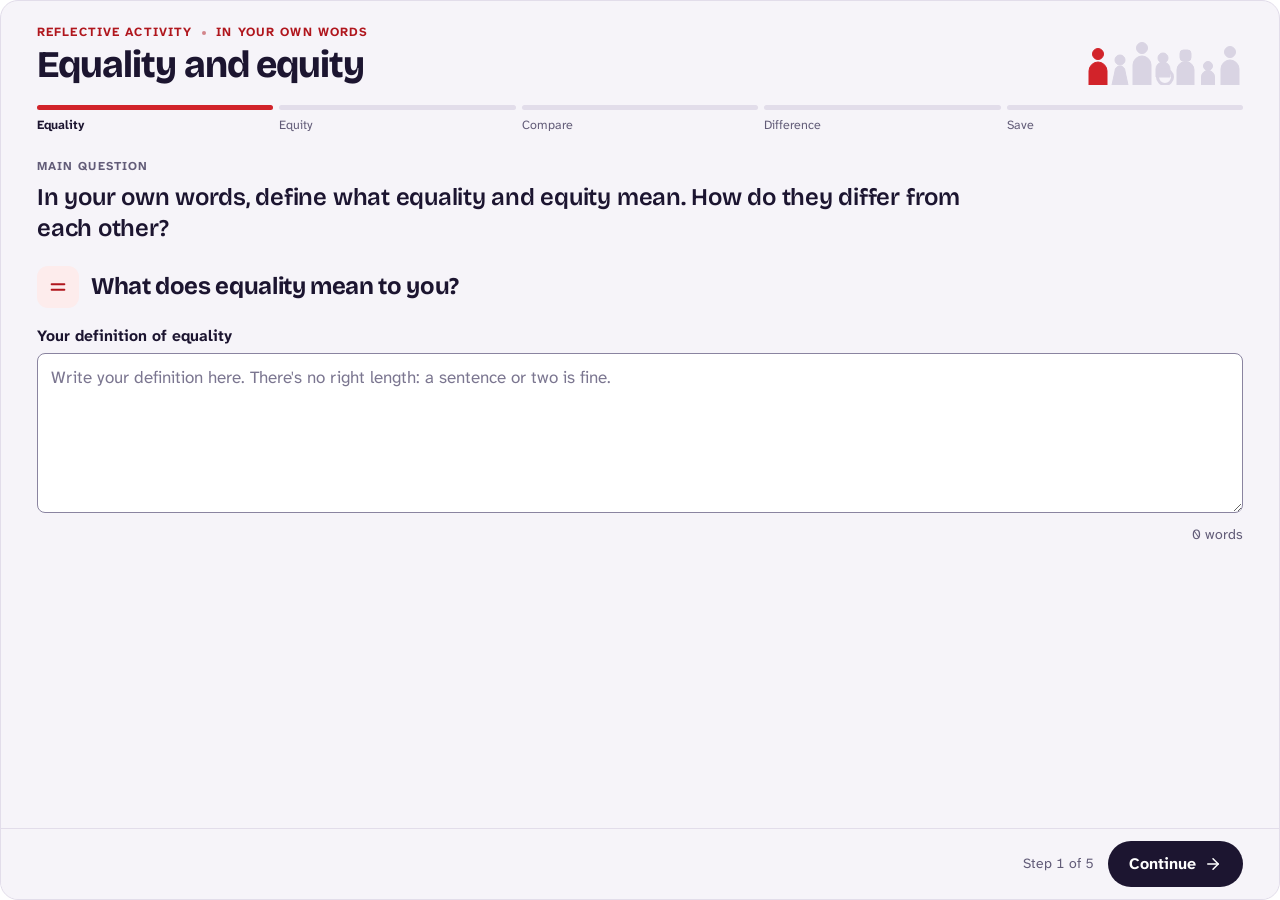
<file: page7/index.html>
<!doctype html>
<html lang="en-GB">
<head>
  <meta charset="utf-8">
  <meta name="viewport" content="width=device-width, initial-scale=1">
  <title>Equality and Equity</title>
  <link rel="preload" href="../assets/fonts/bricolage-grotesque-latin-opsz-normal.woff2" as="font" type="font/woff2" crossorigin>
  <link rel="preload" href="../assets/fonts/atkinson-hyperlegible-next-latin-wght-normal.woff2" as="font" type="font/woff2" crossorigin>
  <link rel="stylesheet" href="../assets/ich.css">
  <style>
    /* Writing steps */
    .question { display: grid; gap: 6px; padding-bottom: 4px; }
    .question .lede { font-family: var(--font-display); font-size: clamp(1.2rem, 1rem + 1vw, 1.5rem); font-weight: 600; line-height: 1.3; letter-spacing: -.01em; text-wrap: pretty; }
    .title-row { display: flex; gap: 12px; align-items: center; }
    .field-foot { display: flex; flex-wrap: wrap; justify-content: space-between; gap: 4px 12px; align-items: baseline; }
    .wc { font-size: var(--step-0); color: var(--ink-3); font-variant-numeric: tabular-nums; }
    .textarea.tall { min-height: 160px; }

    /* Read-only reference to an earlier answer */
    .ref {
      display: grid; grid-template-columns: minmax(0, 1fr) auto; gap: 4px 12px; align-items: start;
      padding: 12px 14px; border-radius: var(--radius); background: var(--tint);
    }
    .ref .sheet-k { font-size: .74rem; font-weight: 700; letter-spacing: .08em; text-transform: uppercase; color: var(--ink-3); }
    .ref .ref-v { grid-column: 1; font-size: .96rem; color: var(--ink); white-space: pre-wrap; overflow-wrap: anywhere; max-height: 9.5em; overflow: auto; }
    .ref .ref-v.empty { color: var(--ink-3); font-style: italic; }
    .ref .btn { grid-row: 1 / span 2; grid-column: 2; align-self: start; }
    .refs { display: grid; gap: 10px; }
    .refs-in { padding: 0 12px 12px; }
    @media (min-width: 640px) { .refs.two { grid-template-columns: repeat(2, minmax(0, 1fr)); } }

    /* Compare: reaching the shelf */
    .stage-card { background: var(--paper); border: 1px solid var(--line); border-radius: var(--radius); overflow: hidden; }
    .stage-card .seg { padding: 14px 14px 0; }
    .stage-card .seg legend { margin-bottom: 8px; }
    .shelf-svg { display: block; width: 100%; height: auto; max-height: 230px; }
    .shelf-svg .mv { transition: transform .7s var(--ease), opacity .5s var(--ease); transform-box: view-box; }
    .shelf-svg .arm { transition: transform .7s var(--ease); transform-box: fill-box; transform-origin: 50% 100%; }
    /* Two shared rows (who, status) so the three columns always line up */
    .badges {
      display: grid; grid-template-columns: repeat(3, minmax(0, 1fr)); gap: 2px 6px;
      padding: 10px 10px 4px; text-align: center;
    }
    .badge { display: contents; }
    .badge .who { grid-row: 1; align-self: end; min-width: 0; font-size: .72rem; font-weight: 700; letter-spacing: .06em; text-transform: uppercase; color: var(--ink-3); }
    .badge .st { grid-row: 2; align-self: start; justify-self: center; min-width: 0; display: inline-flex; align-items: center; gap: 5px; font-size: .86rem; font-weight: 700; line-height: 1.25; }
    .badge .st svg { width: 15px; height: 15px; flex: none; }
    @media (max-width: 559px) {
      .badge .st { flex-direction: column; gap: 3px; font-size: .82rem; }
    }
    .badge[data-ok="true"] .st { color: var(--leaf-ink); }
    .badge[data-ok="false"] .st { color: var(--brand-ink); }
    .caption { padding: 8px 16px 16px; font-size: .97rem; color: var(--ink-2); border-top: 1px solid var(--line); margin-top: 8px; padding-top: 12px; }
    .caption strong { color: var(--ink); }

    .defs { display: grid; gap: 10px; }
    @media (min-width: 680px) { .defs { grid-template-columns: repeat(3, minmax(0, 1fr)); } }
    .def {
      display: grid; gap: 4px; align-content: start;
      padding: 12px 14px; border-radius: var(--radius); border: 1.5px solid var(--line); background: var(--paper);
      transition: border-color .3s var(--ease), box-shadow .3s var(--ease);
    }
    .def h3 { margin: 0; font-size: .98rem; display: flex; gap: 8px; align-items: center; }
    .def h3 svg { width: 18px; height: 18px; color: var(--accent-ink); }
    .def p { font-size: .93rem; color: var(--ink-2); line-height: 1.45; }
    .def[data-on="true"] { border-color: var(--ink); box-shadow: inset 0 0 0 1px var(--ink); }
    @media (max-width: 679px) { .def[data-on="false"] { display: none; } .def[data-on="true"] { border-color: var(--line); box-shadow: none; } }
    .sub { margin: 0; font-family: var(--font-display); font-size: 1.12rem; letter-spacing: -.01em; }


    /* Save */
    .note { display: flex; gap: 8px; align-items: flex-start; font-size: var(--step-0); color: var(--ink-3); }
    .note svg { width: 16px; height: 16px; flex: none; margin-top: 2px; }
  </style>
</head>
<body>
  <div class="app">
    <header class="app-head">
      <div>
        <p class="eyebrow"><span>Reflective activity</span><span class="dot" aria-hidden="true"></span><span class="eb-2">In your own words</span></p>
        <h1 class="app-title">Equality and equity</h1>
      </div>
      <svg class="crowd" data-crowd aria-hidden="true"></svg>
      <nav class="progress" aria-label="Activity progress"><ol></ol></nav>
    </header>

    <main class="app-body">
      <!-- Step 1: equality -->
      <section class="step" data-step="equality" data-label="Equality" aria-labelledby="t1">
        <div class="question">
          <p class="kicker">Main question</p>
          <p class="lede">In your own words, define what equality and equity mean. How do they differ from each other?</p>
        </div>
        <div class="title-row">
          <span class="ico"><i data-icon="equal"></i></span>
          <h2 class="step-title" id="t1">What does equality mean to you?</h2>
        </div>
        <div class="field">
          <label class="label" for="equality">Your definition of equality</label>
          <textarea class="textarea tall" id="equality" placeholder="Write your definition here. There's no right length: a sentence or two is fine."></textarea>
          <div class="field-foot"><span class="status" id="st-equality" role="status"></span><span class="wc" id="wc-equality">0 words</span></div>
        </div>
      </section>

      <!-- Step 2: equity -->
      <section class="step" data-step="equity" data-label="Equity" aria-labelledby="t2" hidden>
        <div class="title-row">
          <span class="ico"><i data-icon="scale"></i></span>
          <h2 class="step-title" id="t2">And what does equity mean?</h2>
        </div>
        <div id="ref-equity"></div>
        <div class="field">
          <label class="label" for="equity">Your definition of equity</label>
          <textarea class="textarea tall" id="equity" placeholder="Write your definition here. How is it different from equality?"></textarea>
          <div class="field-foot"><span class="status" id="st-equity" role="status"></span><span class="wc" id="wc-equity">0 words</span></div>
        </div>
      </section>

      <!-- Step 3: compare -->
      <section class="step" data-step="compare" data-label="Compare" aria-labelledby="t3" hidden>
        <div class="title-row">
          <span class="ico"><i data-icon="library"></i></span>
          <h2 class="step-title" id="t3">Reaching the shelf</h2>
        </div>
        <p class="prose">Three people want a book from the same shelf. Switch between the three approaches and watch who can reach.</p>

        <div class="stage-card">
          <fieldset class="seg">
            <legend class="sr-only">Choose an approach</legend>
            <div class="seg-opts" id="modeCtl">
              <label><input type="radio" name="mode" value="equality" checked>Equality</label>
              <label><input type="radio" name="mode" value="equity">Equity</label>
              <label><input type="radio" name="mode" value="barrier">Remove the barrier</label>
            </div>
          </fieldset>

          <svg class="shelf-svg" id="shelfSvg" viewBox="0 0 600 300" aria-hidden="true" focusable="false">
            <rect x="0" y="0" width="600" height="300" fill="#ffffff"/>
            <rect x="0" y="272" width="600" height="28" fill="#ece7f4"/>
            <line x1="0" y1="272" x2="600" y2="272" stroke="#d9d4e3" stroke-width="2"/>
            <!-- Shelf, books and brackets move together -->
            <g class="mv" id="shelf">
              <g id="books"></g>
              <rect x="24" y="104" width="552" height="9" rx="2" fill="#4a4461"/>
              <path d="M70 113h10v14z M295 113h10v14z M520 113h10v14z" fill="#4a4461"/>
            </g>
            <!-- Supports -->
            <g class="mv" id="blkA"><rect x="75" y="242" width="50" height="30" rx="3" fill="#f2b134" stroke="#8a5a00" stroke-width="1.5"/></g>
            <g class="mv" id="blkB1"><rect x="275" y="242" width="50" height="30" rx="3" fill="#f2b134" stroke="#8a5a00" stroke-width="1.5"/></g>
            <g class="mv" id="blkB2"><rect x="275" y="212" width="50" height="30" rx="3" fill="#f2b134" stroke="#8a5a00" stroke-width="1.5"/></g>
            <g class="mv" id="blkC"><rect x="388" y="242" width="50" height="30" rx="3" fill="#f2b134" stroke="#8a5a00" stroke-width="1.5"/></g>
            <g class="mv" id="ramp">
              <rect x="446" y="212" width="106" height="60" rx="3" fill="#f2b134" stroke="#8a5a00" stroke-width="1.5"/>
              <path d="M552 212 L598 272 L552 272 Z" fill="#f2b134" stroke="#8a5a00" stroke-width="1.5" stroke-linejoin="round"/>
            </g>
            <!-- Person A: tall -->
            <g class="mv" id="pA" fill="#3557c9">
              <rect class="arm" x="113" y="92" width="10" height="68" rx="5"/>
              <path d="M80 272V170a20 20 0 0 1 40 0V272z"/>
              <circle cx="100" cy="128" r="17"/>
            </g>
            <!-- Person B: shorter -->
            <g class="mv" id="pB" fill="#0f7a70">
              <rect class="arm" x="311" y="160" width="10" height="46" rx="5"/>
              <path d="M282 272V218a18 18 0 0 1 36 0V272z"/>
              <circle cx="300" cy="182" r="15"/>
            </g>
            <!-- Person C: wheelchair user -->
            <g class="mv" id="pC">
              <rect class="arm" x="494" y="150" width="10" height="64" rx="5" fill="#7e3a96"/>
              <path d="M471 232V210a14 14 0 0 1 28 0V232z" fill="#7e3a96"/>
              <circle cx="485" cy="180" r="14" fill="#7e3a96"/>
              <path d="M497 224h34a5 5 0 0 1 5 5v29" fill="none" stroke="#7e3a96" stroke-width="10" stroke-linecap="round" stroke-linejoin="round"/>
              <g fill="none" stroke="#1c1530" stroke-linecap="round">
                <path d="M464 188 L468 236 H530" stroke-width="5"/>
                <circle cx="482" cy="244" r="25" stroke-width="5"/>
                <circle cx="482" cy="244" r="4" fill="#1c1530" stroke-width="0"/>
                <circle cx="532" cy="263" r="8" stroke-width="4"/>
              </g>
            </g>
          </svg>

          <div class="badges" id="badges"></div>
          <p class="caption" id="caption" aria-live="polite"></p>
        </div>

        <div class="defs" id="defs">
          <div class="def" data-mode="equality"><h3><i data-icon="equal"></i>Equality</h3><p>Everyone gets the same resources or treatment, whatever their starting point.</p></div>
          <div class="def" data-mode="equity"><h3><i data-icon="scale"></i>Equity</h3><p>Support is matched to what each person needs, so everyone can reach a fair outcome.</p></div>
          <div class="def" data-mode="barrier"><h3><i data-icon="blocks"></i>Removing the barrier</h3><p>Change the system or environment so the extra support is no longer needed.</p></div>
        </div>

        <h3 class="sub">Compare with yours</h3>
        <div class="refs two" id="ref-compare"></div>
      </section>

      <!-- Step 4: difference -->
      <section class="step" data-step="difference" data-label="Difference" aria-labelledby="t4" hidden>
        <div class="title-row">
          <span class="ico"><i data-icon="equal-not"></i></span>
          <h2 class="step-title" id="t4">How do they differ?</h2>
        </div>
        <details class="disclose" id="refDiffBox">
          <summary><span class="ico sm"><i data-icon="book-open"></i></span><span>Your two definitions</span><i data-icon="chevron-down" class="chev"></i></summary>
          <div class="refs two refs-in" id="ref-difference"></div>
        </details>
        <div class="field">
          <label class="label" for="difference">How they differ</label>
          <textarea class="textarea tall" id="difference" placeholder="Describe the difference in your own words. An example from your own life can help."></textarea>
          <div class="field-foot"><span class="status" id="st-difference" role="status"></span><span class="wc" id="wc-difference">0 words</span></div>
        </div>
      </section>

      <!-- Step 5: save -->
      <section class="step" data-step="save" data-label="Save" aria-labelledby="t5" hidden>
        <h2 class="step-title" id="t5">Your reflection</h2>
        <div class="sheet" id="sheet"></div>
        <div class="row">
          <button class="btn btn-accent" type="button" id="download"><i data-icon="download"></i><span>Download your responses</span></button>
          <button class="btn btn-secondary" type="button" id="copy"><i data-icon="copy"></i><span>Copy text</span></button>
          <span class="status" id="outStatus" role="status"></span>
        </div>
        <p class="note"><i data-icon="shield-check"></i><span>This activity stores your writing in your browser only. Nothing is sent to a server.</span></p>
        <div class="confirm" id="clearArea">
          <button class="btn btn-quiet btn-sm" type="button" id="clear">Clear my writing</button>
        </div>
      </section>
    </main>

    <footer class="app-foot">
      <button class="btn btn-quiet" type="button" data-nav="back"><i data-icon="arrow-left"></i><span>Back</span></button>
      <span class="spacer"></span>
      <span class="count" data-count></span>
      <button class="btn btn-primary" type="button" data-nav="next"><span>Continue</span></button>
      <p class="nudge" data-nudge role="status"></p>
    </footer>
  </div>

  <script src="../assets/ich.js"></script>
  <script>
  (function () {
    var store = ICH.store("page7");
    var OLD_KEY = "reflect_eq_equality_v1";
    var FIELDS = ["equality", "equity", "difference"];
    var EMPTY = { equality: "", equity: "", difference: "" };
    var state = Object.assign({}, EMPTY, store.get("state", {}));
    var restored = false;

    function isEmpty(s) { return FIELDS.every(function (f) { return !String(s[f] || "").trim(); }); }

    // Bring across writing saved by the previous version of this activity.
    if (isEmpty(state)) {
      try {
        var raw = window.localStorage.getItem(OLD_KEY);
        if (raw) {
          var old = JSON.parse(raw) || {};
          FIELDS.forEach(function (f) { if (typeof old[f] === "string") state[f] = old[f]; });
          if (!isEmpty(state)) { store.set("state", state); restored = true; }
        }
      } catch (e) {}
    }

    function save() { store.set("state", state); }

    // ---------- Writing fields ----------
    var timers = {};
    function wcText(n) { return n + (n === 1 ? " word" : " words"); }
    FIELDS.forEach(function (f) {
      var ta = document.getElementById(f);
      var wc = document.getElementById("wc-" + f);
      var st = document.getElementById("st-" + f);
      ta.value = state[f] || "";
      wc.textContent = wcText(ICH.wordCount(ta.value));
      ta.addEventListener("input", function () {
        state[f] = ta.value;
        wc.textContent = wcText(ICH.wordCount(ta.value));
        var nudge = document.querySelector("[data-nudge]");
        if (nudge) nudge.textContent = "";
        clearTimeout(timers[f]);
        timers[f] = setTimeout(function () { save(); st.textContent = "Saved in this browser"; }, 500);
      });
    });
    if (restored) document.getElementById("st-equality").textContent = "We've restored the writing you saved earlier.";

    var LABELS = { equality: "Your definition of equality", equity: "Your definition of equity", difference: "How they differ" };
    function refCard(f) {
      var v = String(state[f] || "").trim();
      return '<div class="ref"><span class="sheet-k">' + LABELS[f] + "</span>" +
        '<span class="ref-v' + (v ? "" : " empty") + '">' + ICH.esc(v || "Not written yet") + "</span>" +
        '<button type="button" class="btn btn-quiet btn-sm" data-edit="' + f + '">' + ICH.icon("pencil") + "<span>Edit</span></button></div>";
    }
    document.querySelector(".app-body").addEventListener("click", function (e) {
      var b = e.target.closest("[data-edit]");
      if (!b) return;
      var f = b.getAttribute("data-edit");
      flow.go(f);
      var ta = document.getElementById(f);
      try { ta.focus({ preventScroll: true }); } catch (err) { ta.focus(); }
    });

    // ---------- Reaching the shelf ----------
    var BOOK_W = [14, 18, 12, 16, 20, 13, 17, 15, 19, 12, 16, 14];
    var BOOK_H = [36, 42, 32, 40, 34, 44, 38, 30, 41, 35, 39, 33];
    var BOOK_C = ["#d2232a", "#3557c9", "#f2b134", "#0f7a70", "#7e3a96", "#e9879b", "#3f8f3a", "#1c1530"];
    (function drawBooks() {
      var x = 34, k = 0, html = "";
      while (x < 560) {
        var w = BOOK_W[k % BOOK_W.length], h = BOOK_H[(k * 5) % BOOK_H.length];
        if (x + w > 566) break;
        html += '<rect x="' + x + '" y="' + (104 - h) + '" width="' + w + '" height="' + h + '" rx="2" fill="' + BOOK_C[(k * 3) % BOOK_C.length] + '"/>';
        x += w + 3 + (k % 5 === 4 ? 10 : 0);
        k++;
      }
      document.getElementById("books").innerHTML = html;
    })();

    // Geometry: shoulder height, highest reach and arm length for each person (before any lift).
    var PEOPLE = {
      A: { shoulder: 160, reach: 92, arm: 68, who: "Tall person" },
      B: { shoulder: 206, reach: 160, arm: 46, who: "Shorter person" },
      C: { shoulder: 214, reach: 150, arm: 64, who: "Wheelchair user" }
    };
    var SHELF_TOP = { high: 104, low: 174 };
    var MODES = {
      equality: {
        shelf: "high", lift: { A: 30, B: 30, C: 0 }, show: { blkA: 1, blkB1: 1, blkB2: 0, blkC: 1, ramp: 0 },
        status: { A: "Reaches, didn't need it", B: "Can't reach", C: "Can't use a block" },
        caption: "<strong>Equality:</strong> everyone gets the same block. The tall person didn't need it, the shorter person still can't quite reach, and the wheelchair user can't use a block at all."
      },
      equity: {
        shelf: "high", lift: { A: 0, B: 60, C: 60 }, show: { blkA: 0, blkB1: 1, blkB2: 1, blkC: 0, ramp: 1 },
        status: { A: "Reaches unaided", B: "Reaches with two blocks", C: "Reaches by the ramp" },
        caption: "<strong>Equity:</strong> support is matched to need. The tall person needs nothing, the shorter person gets two blocks, and the wheelchair user gets a ramp up to a platform. Everyone reaches the books."
      },
      barrier: {
        shelf: "low", lift: { A: 0, B: 0, C: 0 }, show: { blkA: 0, blkB1: 0, blkB2: 0, blkC: 0, ramp: 0 },
        status: { A: "Reaches", B: "Reaches", C: "Reaches" },
        caption: "<strong>Removing the barrier:</strong> the shelf is rebuilt at a height everyone can reach, so nobody needs extra support."
      }
    };
    var mode = "equality";

    function setMode(m) {
      mode = m;
      var cfg = MODES[m];
      var top = SHELF_TOP[cfg.shelf];
      document.getElementById("shelf").style.transform = "translateY(" + (top - SHELF_TOP.high) + "px)";
      Object.keys(cfg.show).forEach(function (id) {
        var el = document.getElementById(id);
        el.style.opacity = cfg.show[id] ? "1" : "0";
        el.style.transform = cfg.show[id] ? "none" : "translateY(18px)";
      });
      var badges = "";
      Object.keys(PEOPLE).forEach(function (k) {
        var p = PEOPLE[k], lift = cfg.lift[k];
        var best = p.reach - lift;                 // highest point the hand can get to
        var ok = best <= top;                      // can the hand get up to the books?
        var target = top - 18;                     // where a hand rests on a book
        var hand = ok ? Math.min(Math.max(best, target), p.shoulder - lift - 14) : best;
        var len = (p.shoulder - lift) - hand;
        var g = document.getElementById("p" + k);
        g.style.transform = "translateY(" + (-lift) + "px)";
        g.querySelector(".arm").style.transform = "scaleY(" + (len / p.arm).toFixed(3) + ")";
        badges += '<div class="badge" data-ok="' + ok + '"><span class="who">' + p.who + "</span>" +
          '<span class="st">' + ICH.icon(ok ? "circle-check" : "circle-x") + "<span>" + cfg.status[k] + "</span></span></div>";
      });
      document.getElementById("badges").innerHTML = badges;
      document.getElementById("caption").innerHTML = cfg.caption;
      document.querySelectorAll("#defs .def").forEach(function (d) { d.setAttribute("data-on", d.getAttribute("data-mode") === m ? "true" : "false"); });
    }
    document.getElementById("modeCtl").addEventListener("change", function (e) {
      if (e.target.name === "mode") setMode(e.target.value);
    });

    // ---------- Save ----------
    function item(k, v) {
      v = String(v || "").trim();
      return '<div class="sheet-item"><span class="sheet-k">' + k + '</span><span class="sheet-v' + (v ? "" : " empty") + '">' + ICH.esc(v || "Not written yet") + "</span></div>";
    }
    function renderSheet() {
      document.getElementById("sheet").innerHTML =
        "<h3>Equality and equity, in your words</h3>" +
        item(LABELS.equality, state.equality) + item(LABELS.equity, state.equity) + item(LABELS.difference, state.difference);
    }
    function exportText() {
      return "Reflective activity: equality and equity\nSaved: " + ICH.dateStamp() + "\n\n" +
        "Your definition of equality:\n" + (state.equality.trim() || "(not written)") + "\n\n" +
        "Your definition of equity:\n" + (state.equity.trim() || "(not written)") + "\n\n" +
        "How they differ:\n" + (state.difference.trim() || "(not written)") + "\n";
    }
    var outStatus = document.getElementById("outStatus");
    document.getElementById("download").addEventListener("click", function () {
      ICH.download("reflection-equality-equity.txt", exportText());
      outStatus.textContent = "Download started";
    });
    document.getElementById("copy").addEventListener("click", function () {
      ICH.copy(exportText()).then(function (ok) { outStatus.textContent = ok ? "Copied to clipboard" : "Copy did not work here. Use Download instead."; });
    });

    var clearArea = document.getElementById("clearArea");
    function resetClear() { clearArea.innerHTML = '<button class="btn btn-quiet btn-sm" type="button" id="clear">Clear my writing</button>'; }
    clearArea.addEventListener("click", function (e) {
      var b = e.target.closest("button"); if (!b) return;
      if (b.id === "clear") {
        clearArea.innerHTML = "<span>Clear all your writing from this browser on this device?</span>" +
          '<button class="btn btn-secondary btn-sm" type="button" id="clearYes">Yes, clear</button>' +
          '<button class="btn btn-quiet btn-sm" type="button" id="clearNo">Keep my writing</button>';
        document.getElementById("clearNo").focus();
      } else if (b.id === "clearYes") {
        state = Object.assign({}, EMPTY);
        store.remove("state");
        try { window.localStorage.removeItem(OLD_KEY); } catch (err) {}
        FIELDS.forEach(function (f) {
          document.getElementById(f).value = "";
          document.getElementById("wc-" + f).textContent = wcText(0);
          document.getElementById("st-" + f).textContent = "";
        });
        renderSheet(); resetClear();
        ICH.announce("Your writing has been cleared");
        flow.go(0);
      } else if (b.id === "clearNo") {
        resetClear();
        document.getElementById("clear").focus();
      }
    });

    // ---------- Flow ----------
    // A kind nudge the first time someone moves on without writing, then let them through.
    var nudged = {};
    function gentle(f) {
      return function () {
        if (!String(state[f] || "").trim() && !nudged[f]) {
          nudged[f] = true;
          var n = document.querySelector("[data-nudge]");
          if (n) n.textContent = "Try writing a sentence first. You can still continue.";
          return;
        }
        flow.next();
      };
    }

    var flow = ICH.flow({
      steps: {
        equality: { onNext: gentle("equality") },
        equity: {
          enter: function () { document.getElementById("ref-equity").innerHTML = refCard("equality"); },
          onNext: gentle("equity")
        },
        compare: {
          enter: function () {
            setMode(mode);
            document.getElementById("ref-compare").innerHTML = refCard("equality") + refCard("equity");
          }
        },
        difference: {
          enter: function () {
            document.getElementById("ref-difference").innerHTML = refCard("equality") + refCard("equity");
            document.getElementById("refDiffBox").open = window.innerWidth >= 640;
          },
          onNext: gentle("difference")
        },
        save: { enter: renderSheet, next: "Start again" }
      }
    });
    setMode("equality");
  })();
  </script>
</body>
</html>
</file>
<file: assets/ich.css>
/*
  Inclusive Culture Hub: shared styles for every activity.
  Layout concept: each activity is one "stage" that fills its Rise embed frame.
  Header (title + progress), content that flows, and an action bar that sticks
  to the bottom of the frame so Back / Continue are never cut off.
  Edit colours and fonts here once and every activity follows.
*/

@font-face {
  font-family: "Bricolage Grotesque";
  src: url("fonts/bricolage-grotesque-latin-opsz-normal.woff2") format("woff2-variations"),
       url("fonts/bricolage-grotesque-latin-opsz-normal.woff2") format("woff2");
  font-weight: 200 800;
  font-style: normal;
  font-display: swap;
}
@font-face {
  font-family: "Atkinson Hyperlegible Next";
  src: url("fonts/atkinson-hyperlegible-next-latin-wght-normal.woff2") format("woff2-variations"),
       url("fonts/atkinson-hyperlegible-next-latin-wght-normal.woff2") format("woff2");
  font-weight: 200 800;
  font-style: normal;
  font-display: swap;
}
@font-face {
  font-family: "Atkinson Hyperlegible Next";
  src: url("fonts/atkinson-hyperlegible-next-latin-wght-italic.woff2") format("woff2-variations"),
       url("fonts/atkinson-hyperlegible-next-latin-wght-italic.woff2") format("woff2");
  font-weight: 200 800;
  font-style: italic;
  font-display: swap;
}

:root {
  /* Ink and surfaces: neutrals lean towards the aubergine ink, never flat grey */
  --ink: #1c1530;
  --ink-2: #4a4461;
  --ink-3: #625c78;
  --panel: #f6f4f9;
  --paper: #ffffff;
  --tint: #ece7f4;
  --line: #e2ddea;
  --line-strong: #8a84a0;

  /* Brand red (from the existing course artefacts) */
  --brand: #d2232a;
  --brand-ink: #b0161d;
  --brand-tint: #fdecec;

  /* "Many voices" palette, used for categories and illustration */
  --teal: #0f7a70;
  --teal-tint: #e1f3f0;
  --blue: #3557c9;
  --blue-tint: #e8edfb;
  --plum: #7e3a96;
  --plum-tint: #f3e9f7;
  --gold: #f2b134;
  --gold-ink: #8a5a00;
  --gold-tint: #fdf3dc;
  --leaf: #3f8f3a;
  --leaf-ink: #2d6e29;
  --leaf-tint: #e7f3e4;
  --pink: #e9879b;

  /* Each activity can set its own accent on <body style="--accent: ..."> */
  --accent: var(--brand);
  --accent-ink: var(--brand-ink);
  --accent-tint: var(--brand-tint);

  --font-display: "Bricolage Grotesque", "Avenir Next", "Segoe UI", system-ui, sans-serif;
  --font-body: "Atkinson Hyperlegible Next", "Atkinson Hyperlegible", Verdana, "Segoe UI", system-ui, sans-serif;

  --step-0: 0.875rem;   /* 14px: captions, hints */
  --step-1: 1rem;       /* body */
  --step-2: clamp(1.0625rem, 0.98rem + 0.4vw, 1.1875rem);  /* lede */
  --step-3: clamp(1.25rem, 1.05rem + 0.9vw, 1.5rem);   /* step titles */
  --step-4: clamp(1.6rem, 1.15rem + 2.1vw, 2.35rem);   /* activity title */

  --radius-sm: 8px;
  --radius: 12px;
  --radius-lg: 18px;
  --gutter: clamp(16px, 4.2vw, 36px);
  --shadow: 0 1px 2px rgb(28 21 48 / 0.06), 0 6px 18px rgb(28 21 48 / 0.07);
  --ease: cubic-bezier(.2, .7, .2, 1);
  color-scheme: light;
}

*, *::before, *::after { box-sizing: border-box; }
html, body { margin: 0; height: 100%; }
html { -webkit-text-size-adjust: 100%; text-size-adjust: 100%; }
body {
  font-family: var(--font-body);
  font-size: 16px;
  line-height: 1.55;
  color: var(--ink);
  background: transparent;
  overflow-x: hidden;
  -webkit-font-smoothing: antialiased;
}
@media (min-width: 560px) { body { font-size: 17px; } }

img, svg { max-width: 100%; }
button, input, textarea, select { font: inherit; color: inherit; }
p { margin: 0; }
[hidden] { display: none !important; }
:focus-visible { outline: 3px solid var(--blue); outline-offset: 2px; }
::selection { background: var(--gold); color: var(--ink); }

.sr-only {
  position: absolute; width: 1px; height: 1px; padding: 0; margin: -1px;
  overflow: hidden; clip: rect(0 0 0 0); white-space: nowrap; border: 0;
}

/* ---------- Stage ---------- */
.app {
  min-height: 100%;
  display: flex;
  flex-direction: column;
  background: var(--panel);
  border: 1px solid var(--line);
  border-radius: var(--radius-lg);
}
.app-head {
  display: grid;
  grid-template-columns: minmax(0, 1fr) auto;
  gap: 6px 20px;
  align-items: end;
  padding: 22px var(--gutter) 0;
}
.app-head > * { min-width: 0; }
.eyebrow {
  display: flex; flex-wrap: wrap; align-items: center; gap: 6px 10px;
  font-size: 0.78rem; font-weight: 700; letter-spacing: 0.09em; text-transform: uppercase;
  color: var(--accent-ink);
}
.eyebrow .dot { width: 4px; height: 4px; border-radius: 50%; background: currentColor; opacity: .5; }
/* On narrow frames keep the eyebrow to one line: drop the secondary phrase rather than wrap it */
@media (max-width: 419px) { .eyebrow .dot, .eyebrow .dot ~ * { display: none; } }
.app-title {
  margin: 4px 0 0;
  font-family: var(--font-display);
  font-size: var(--step-4);
  font-weight: 750;
  line-height: 1.02;
  letter-spacing: -0.025em;
  text-wrap: balance;
}
.crowd { display: block; width: 156px; height: 46px; }
.crowd .fig { transition: fill .5s var(--ease), stroke .5s var(--ease); }
@media (max-width: 559px) { .crowd { display: none; } }

/* Progress */
.progress { grid-column: 1 / -1; margin-top: 14px; }
.progress ol {
  list-style: none; margin: 0; padding: 0;
  display: grid; grid-auto-flow: column; grid-auto-columns: minmax(0, 1fr); gap: 6px;
}
.progress li { display: grid; gap: 6px; font-size: 0.78rem; color: var(--ink-3); min-width: 0; }
.progress .bar { height: 5px; border-radius: 3px; background: var(--line); position: relative; overflow: hidden; }
.progress .bar::after {
  content: ""; position: absolute; inset: 0; transform-origin: left; transform: scaleX(0);
  background: var(--ink); transition: transform .45s var(--ease);
}
.progress li[data-state="done"] .bar::after { transform: scaleX(1); }
.progress li[data-state="current"] .bar::after { transform: scaleX(1); background: var(--accent); }
.progress li[data-state="current"] { color: var(--ink); font-weight: 700; }
.progress .lbl { white-space: nowrap; overflow: hidden; text-overflow: ellipsis; }
@media (max-width: 559px) { .progress .lbl { display: none; } }

.app-body {
  flex: 1 0 auto;
  padding: 22px var(--gutter) 28px;
  display: grid;
  align-content: start;
}
.step { display: grid; gap: 18px; align-content: start; min-width: 0; animation: step-in .4s var(--ease) both; }
@keyframes step-in { from { opacity: 0; transform: translateY(6px); } to { opacity: 1; transform: none; } }
.step-title {
  margin: 0;
  font-family: var(--font-display);
  font-size: var(--step-3);
  font-weight: 700;
  line-height: 1.15;
  letter-spacing: -0.015em;
  text-wrap: balance;
}
.step-title:focus { outline: none; }
.step-title:focus-visible { outline: 3px solid var(--blue); outline-offset: 4px; border-radius: 4px; }
.lede { font-size: var(--step-2); line-height: 1.5; max-width: 62ch; color: var(--ink); }
.prose { max-width: 64ch; color: var(--ink-2); }
.prose strong { color: var(--ink); }
.muted { color: var(--ink-3); }
.small { font-size: var(--step-0); }
.kicker {
  font-size: 0.75rem; font-weight: 700; letter-spacing: 0.09em; text-transform: uppercase; color: var(--ink-3);
}

/* Footer action bar: sticks to the bottom of the embed frame */
.app-foot {
  position: sticky; bottom: 0; z-index: 20;
  display: flex; align-items: center; gap: 10px 14px; flex-wrap: wrap;
  padding: 12px var(--gutter);
  background: var(--panel);
  background: color-mix(in srgb, var(--panel) 94%, transparent);
  -webkit-backdrop-filter: blur(8px); backdrop-filter: blur(8px);
  border-top: 1px solid var(--line);
  border-radius: 0 0 var(--radius-lg) var(--radius-lg);
}
.app-foot .spacer { flex: 1 1 auto; }
.app-foot .count { font-size: var(--step-0); color: var(--ink-3); font-variant-numeric: tabular-nums; white-space: nowrap; }
.app-foot .nudge { flex-basis: 100%; order: 10; font-size: var(--step-0); color: var(--brand-ink); font-weight: 700; }
.app-foot .nudge:empty { display: none; }
@media (max-width: 420px) { .app-foot .count { display: none; } }

/* ---------- Buttons ---------- */
.btn {
  appearance: none; -webkit-appearance: none;
  display: inline-flex; align-items: center; justify-content: center; gap: 8px;
  min-height: 46px; padding: 10px 20px;
  border-radius: 999px; border: 1.5px solid transparent;
  font-weight: 700; font-size: 1rem; line-height: 1.1; text-decoration: none;
  cursor: pointer; user-select: none;
  transition: background .2s var(--ease), border-color .2s var(--ease), color .2s var(--ease), transform .15s var(--ease), box-shadow .2s var(--ease);
}
.btn svg { width: 18px; height: 18px; flex: none; }
.btn:active { transform: translateY(1px); }
.btn-primary { background: var(--ink); color: #fff; }
.btn-primary:hover { background: #33284f; }
.btn-accent { background: var(--brand); color: #fff; }
.btn-accent:hover { background: var(--brand-ink); }
.btn-secondary { background: var(--paper); color: var(--ink); border-color: var(--line-strong); }
.btn-secondary:hover { border-color: var(--ink); }
.btn-quiet { background: transparent; color: var(--ink-2); padding-inline: 12px; }
.btn-quiet:hover { color: var(--ink); background: var(--tint); }
.btn-sm { min-height: 38px; padding: 7px 14px; font-size: 0.92rem; }
.btn[aria-disabled="true"], .btn:disabled { opacity: .45; cursor: not-allowed; }
.btn[aria-disabled="true"]:active, .btn:disabled:active { transform: none; }

/* ---------- Chips (toggle buttons) ---------- */
.chips { display: flex; flex-wrap: wrap; gap: 8px; }
.chip {
  appearance: none; display: inline-flex; align-items: center; gap: 7px;
  min-height: 40px; padding: 8px 14px;
  border-radius: 999px; border: 1.5px solid var(--line-strong);
  background: var(--paper); color: var(--ink);
  font-size: 0.95rem; font-weight: 600; line-height: 1.2; text-align: left;
  cursor: pointer; transition: background .2s var(--ease), border-color .2s var(--ease), color .2s var(--ease);
}
.chip svg { width: 16px; height: 16px; flex: none; }
.chip:hover { border-color: var(--ink); }
.chip[aria-pressed="true"] { background: var(--ink); border-color: var(--ink); color: #fff; }
.chip-add { border-style: dashed; color: var(--ink-2); }

/* ---------- Choice cards (big toggle buttons) ---------- */
.choices { display: grid; gap: 10px; }
@media (min-width: 620px) { .choices.cols-2 { grid-template-columns: repeat(2, minmax(0, 1fr)); } }
@media (min-width: 760px) { .choices.cols-3 { grid-template-columns: repeat(3, minmax(0, 1fr)); } }
.choice {
  appearance: none; position: relative;
  display: grid; grid-template-columns: auto minmax(0, 1fr); gap: 4px 14px; align-items: start; align-content: start;
  width: 100%; padding: 14px 44px 14px 14px;
  border-radius: var(--radius); border: 1.5px solid var(--line);
  background: var(--paper); color: var(--ink); text-align: left;
  cursor: pointer; transition: border-color .2s var(--ease), box-shadow .2s var(--ease), transform .2s var(--ease);
}
.choice:hover { border-color: var(--line-strong); box-shadow: var(--shadow); }
.choice .ico { grid-row: span 2; }
.choice .c-title { font-weight: 700; line-height: 1.3; }
.choice .c-text { grid-column: 2; font-size: 0.94rem; color: var(--ink-2); line-height: 1.45; }
.choice .tick {
  position: absolute; top: 14px; right: 14px; width: 22px; height: 22px; border-radius: 50%;
  border: 1.5px solid var(--line-strong); display: grid; place-items: center; color: transparent; background: var(--paper);
  transition: background .2s var(--ease), border-color .2s var(--ease);
}
.choice .tick svg { width: 14px; height: 14px; stroke-width: 3; }
.choice[aria-pressed="true"] { border-color: var(--ink); box-shadow: inset 0 0 0 1px var(--ink); }
.choice[aria-pressed="true"] .tick { background: var(--ink); border-color: var(--ink); color: #fff; }

.ico {
  width: 42px; height: 42px; border-radius: 11px; flex: none;
  display: grid; place-items: center;
  background: var(--accent-tint); color: var(--accent-ink);
}
.ico svg { width: 22px; height: 22px; }
.ico.sm { width: 34px; height: 34px; border-radius: 9px; }
.ico.sm svg { width: 18px; height: 18px; }

/* ---------- Form fields ---------- */
.field { display: grid; gap: 6px; min-width: 0; }
.label { font-weight: 700; font-size: 0.98rem; line-height: 1.35; }
.hint { font-size: var(--step-0); color: var(--ink-3); }
.input, .textarea {
  width: 100%; min-width: 0;
  padding: 11px 13px;
  border: 1.5px solid var(--line-strong); border-radius: var(--radius-sm);
  background: var(--paper); color: var(--ink);
  line-height: 1.5;
  transition: border-color .2s var(--ease), box-shadow .2s var(--ease);
}
.input::placeholder, .textarea::placeholder { color: #7b7690; opacity: 1; }
.input:focus, .textarea:focus { outline: none; border-color: var(--ink); box-shadow: 0 0 0 3px rgb(53 87 201 / .35); }
.textarea { min-height: 132px; resize: vertical; display: block; }

/* Segmented control: a row of radio buttons that reads as one control */
.seg { border: 0; margin: 0; padding: 0; display: grid; gap: 8px; min-width: 0; }
.seg legend { font-weight: 700; padding: 0; margin-bottom: 8px; }
.seg-opts {
  display: grid; grid-auto-flow: column; grid-auto-columns: minmax(0, 1fr);
  border: 1.5px solid var(--line-strong); border-radius: 999px; overflow: hidden; background: var(--paper);
}
.seg-opts label {
  position: relative; display: grid; place-items: center; min-height: 42px; padding: 6px 8px;
  font-weight: 700; font-size: .92rem; line-height: 1.2; cursor: pointer; text-align: center;
  border-left: 1.5px solid var(--line); transition: background .2s var(--ease), color .2s var(--ease);
}
.seg-opts label:first-child { border-left: 0; }
.seg-opts input { position: absolute; opacity: 0; inset: 0; margin: 0; cursor: pointer; }
/* ich.js mirrors the radio state onto .on / .has-focus for browsers without :has() */
.seg-opts label:has(input:checked), .seg-opts label.on { background: var(--accent); color: #fff; }
.seg-opts label:has(input:focus-visible), .seg-opts label.has-focus { outline: 3px solid var(--blue); outline-offset: -3px; }

/* Word-count meter */
.meter { display: flex; align-items: center; gap: 12px; font-size: var(--step-0); color: var(--ink-3); }
.meter-track { position: relative; flex: 1 1 auto; height: 6px; border-radius: 3px; background: var(--line); overflow: hidden; }
.meter-zone { position: absolute; top: 0; bottom: 0; background: rgb(63 143 58 / .25); }
.meter-fill { position: absolute; left: 0; top: 0; bottom: 0; width: 0; background: var(--ink-3); border-radius: 3px; transition: width .3s var(--ease), background .3s var(--ease); }
.meter[data-state="in"] .meter-fill { background: var(--leaf); }
.meter[data-state="over"] .meter-fill { background: var(--gold); }
.meter-text { white-space: nowrap; font-variant-numeric: tabular-nums; }
.meter[data-state="in"] .meter-text { color: var(--leaf-ink); font-weight: 700; }

/* ---------- Blocks ---------- */
.card {
  background: var(--paper); border: 1px solid var(--line); border-radius: var(--radius);
  padding: 16px 18px;
}
.callout {
  display: grid; grid-template-columns: auto minmax(0, 1fr); gap: 12px; align-items: start;
  padding: 14px 16px; border-radius: var(--radius);
  background: var(--paper); border: 1px solid var(--line);
  font-size: 0.97rem; color: var(--ink-2);
}
.callout > svg { width: 20px; height: 20px; color: var(--accent-ink); margin-top: 2px; }
.callout strong { color: var(--ink); }

.tag {
  display: inline-flex; align-items: center; gap: 6px;
  padding: 3px 10px; border-radius: 999px;
  font-size: 0.78rem; font-weight: 700; letter-spacing: .02em;
  background: var(--tint); color: var(--ink-2);
}
.tag svg { width: 14px; height: 14px; }

.row { display: flex; flex-wrap: wrap; gap: 10px; align-items: center; }
.stack { display: grid; gap: 12px; }
.grid-2 { display: grid; gap: 16px; }
@media (min-width: 640px) { .grid-2 { grid-template-columns: repeat(2, minmax(0, 1fr)); } }

/* Disclosure */
.disclose { border: 1px solid var(--line); border-radius: var(--radius); background: var(--paper); }
.disclose > summary {
  list-style: none; cursor: pointer; display: flex; align-items: center; gap: 12px;
  padding: 12px 14px; font-weight: 700;
}
.disclose > summary::-webkit-details-marker { display: none; }
.disclose > summary .chev { margin-left: auto; width: 18px; height: 18px; transition: transform .25s var(--ease); color: var(--ink-3); }
.disclose[open] > summary .chev { transform: rotate(180deg); }
.disclose .disclose-body { padding: 0 14px 14px 60px; color: var(--ink-2); }

/* Status line for saved / copied messages */
.status { font-size: var(--step-0); color: var(--ink-3); min-height: 1.4em; }
.status.ok { color: var(--leaf-ink); font-weight: 700; }

/* Inline confirm (replaces window.confirm, which Rise frames often block) */
.confirm { display: flex; flex-wrap: wrap; gap: 8px; align-items: center; font-size: var(--step-0); }

/* Output sheet shown at the end of writing activities */
.sheet {
  background: var(--paper); border: 1px solid var(--line); border-radius: var(--radius);
  padding: 18px 20px; display: grid; gap: 14px;
}
.sheet h3 { margin: 0; font-family: var(--font-display); font-size: 1.1rem; letter-spacing: -0.01em; }
.sheet .sheet-item { display: grid; gap: 4px; padding-top: 12px; border-top: 1px dashed var(--line); }
.sheet .sheet-item:first-of-type { border-top: 0; padding-top: 0; }
.sheet .sheet-k { font-size: 0.75rem; font-weight: 700; letter-spacing: .08em; text-transform: uppercase; color: var(--ink-3); }
.sheet .sheet-v { white-space: pre-wrap; overflow-wrap: anywhere; }
.sheet .sheet-v.empty { color: var(--ink-3); font-style: italic; }

@media (prefers-reduced-motion: reduce) {
  *, *::before, *::after { animation-duration: .01ms !important; animation-iteration-count: 1 !important; transition-duration: .01ms !important; scroll-behavior: auto !important; }
}
</file>
